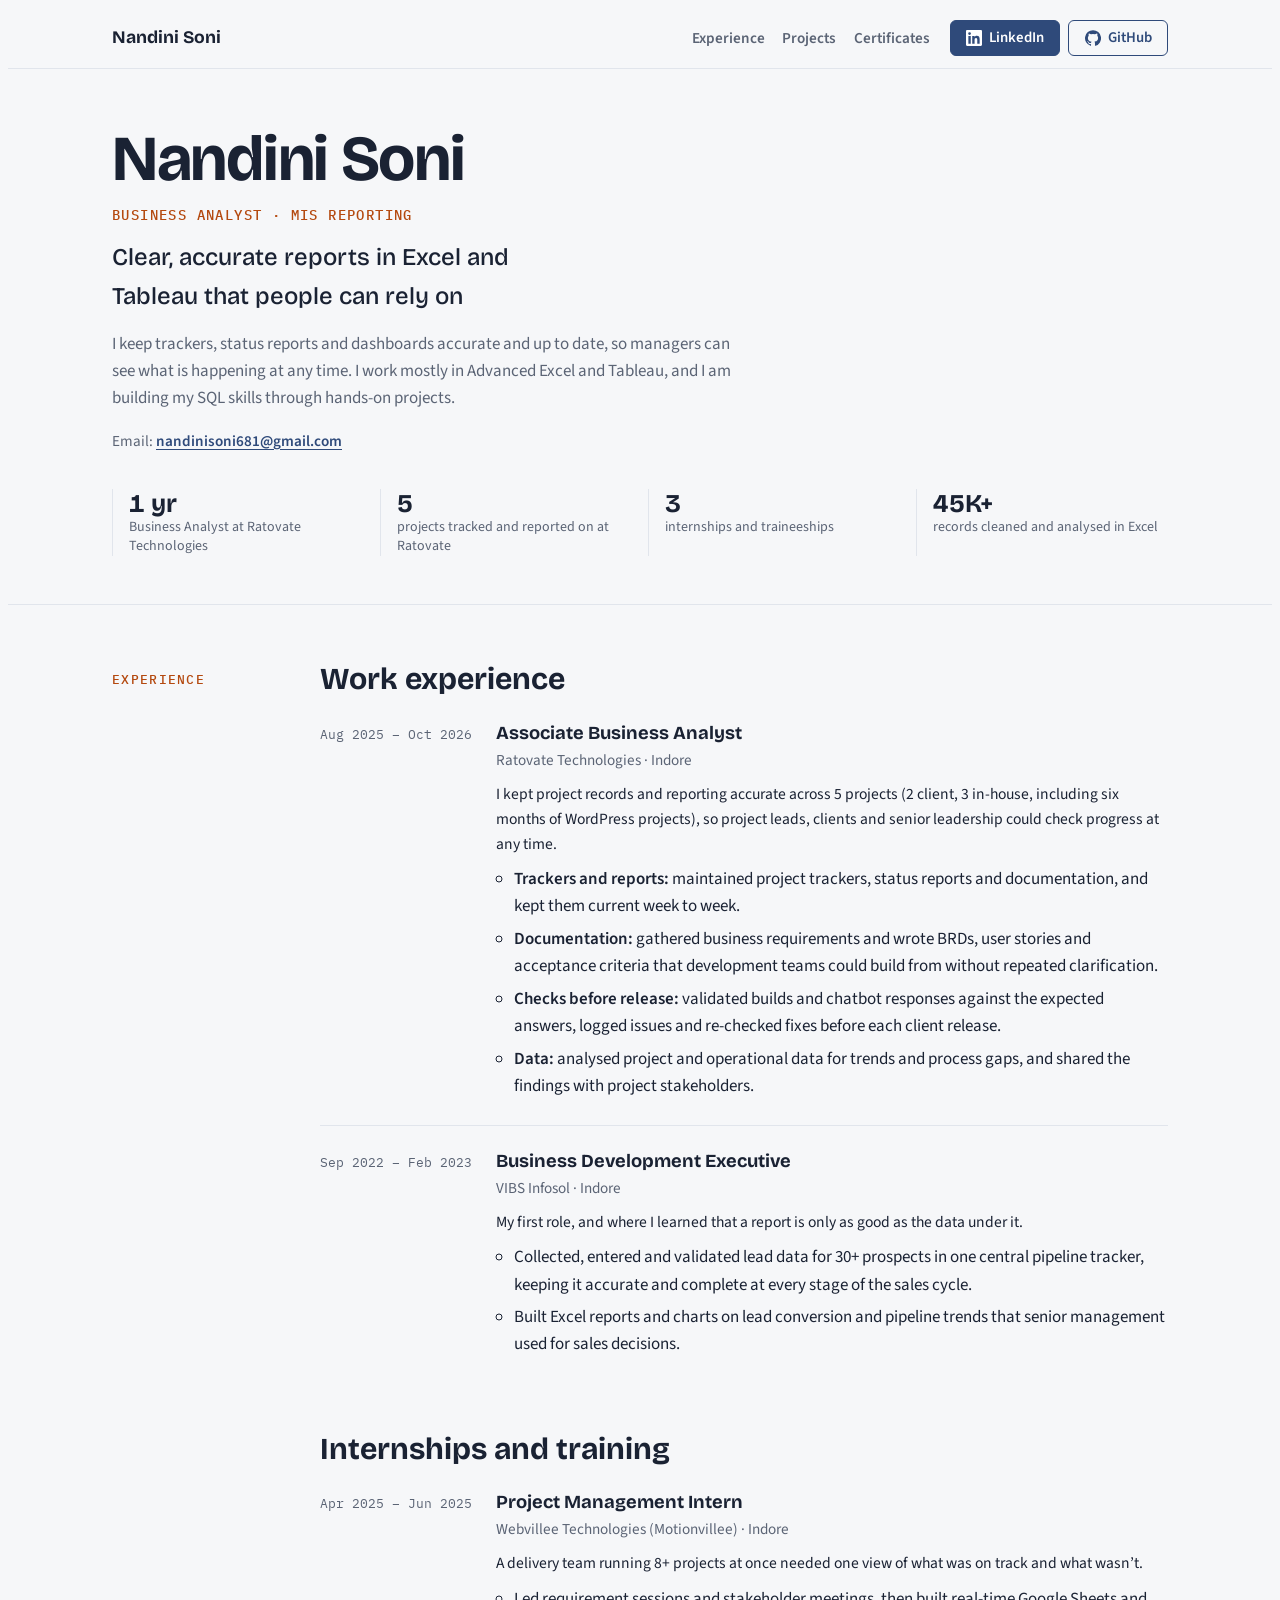
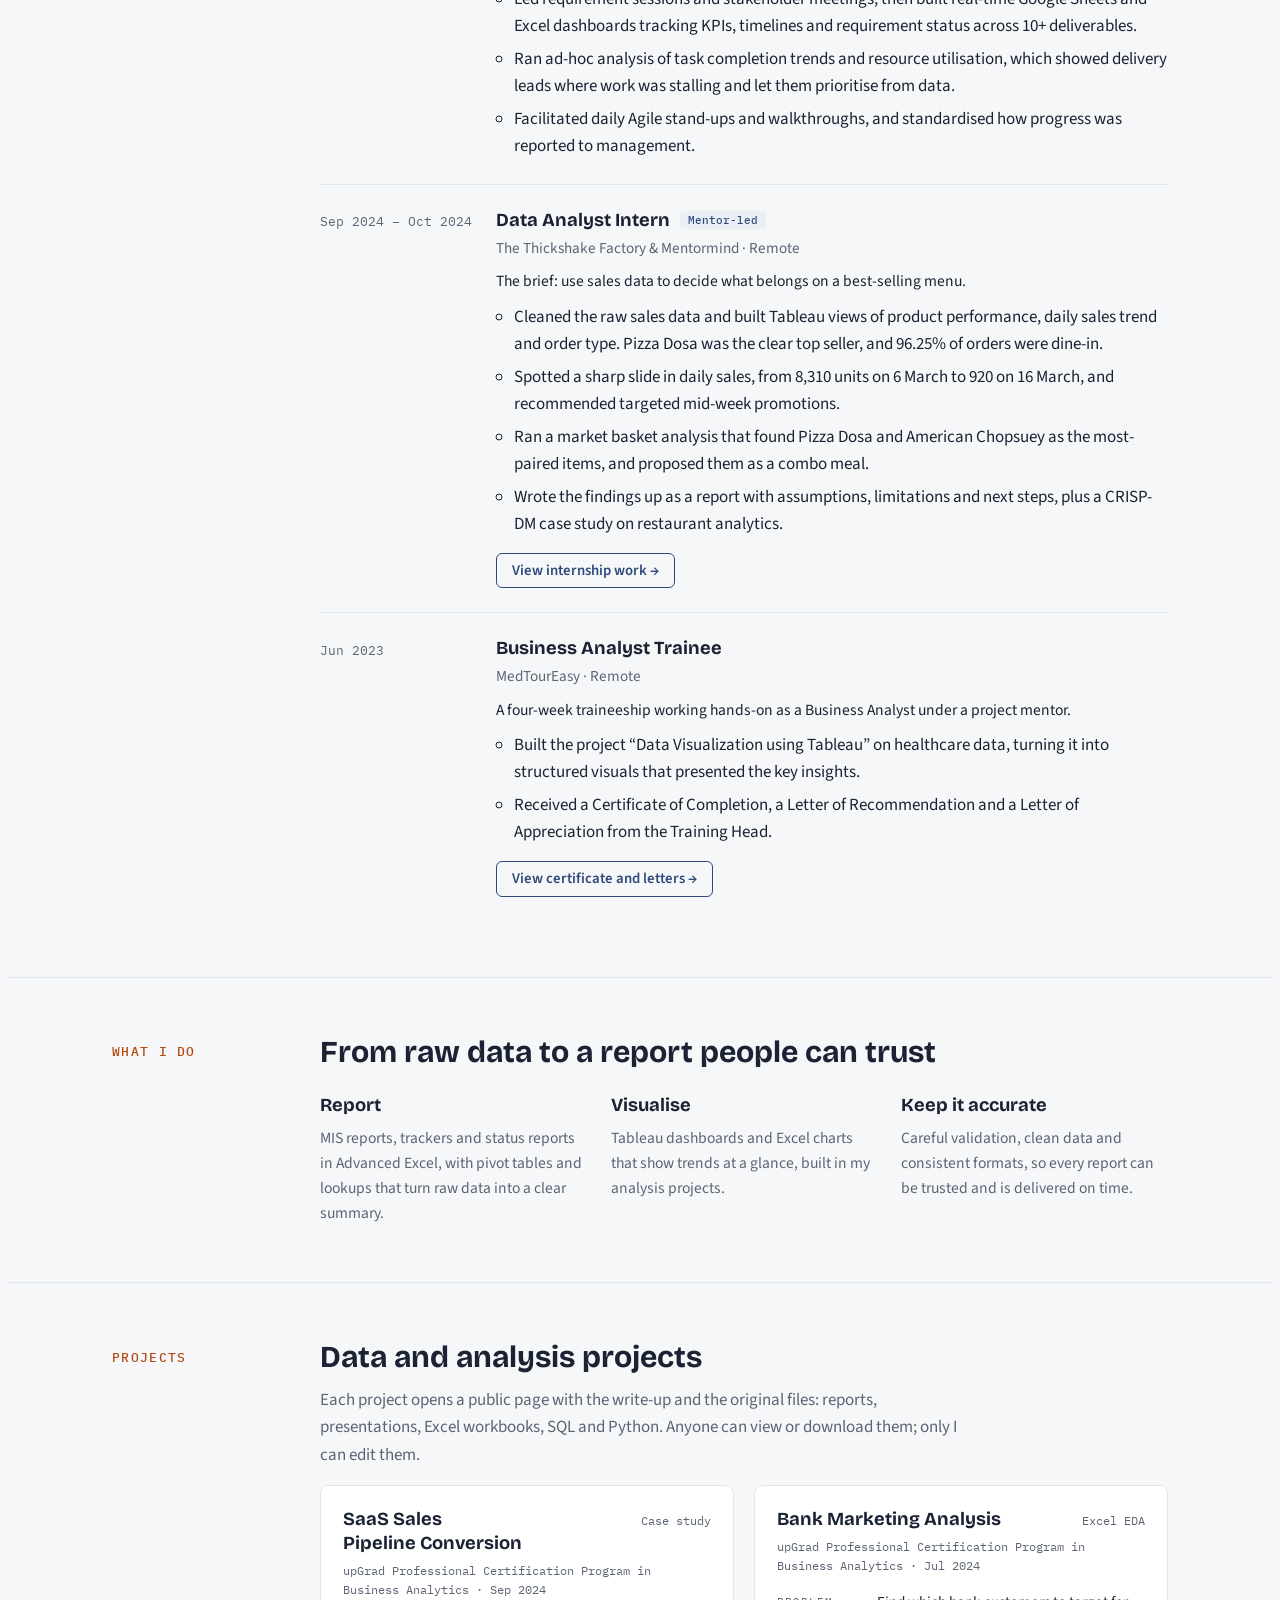
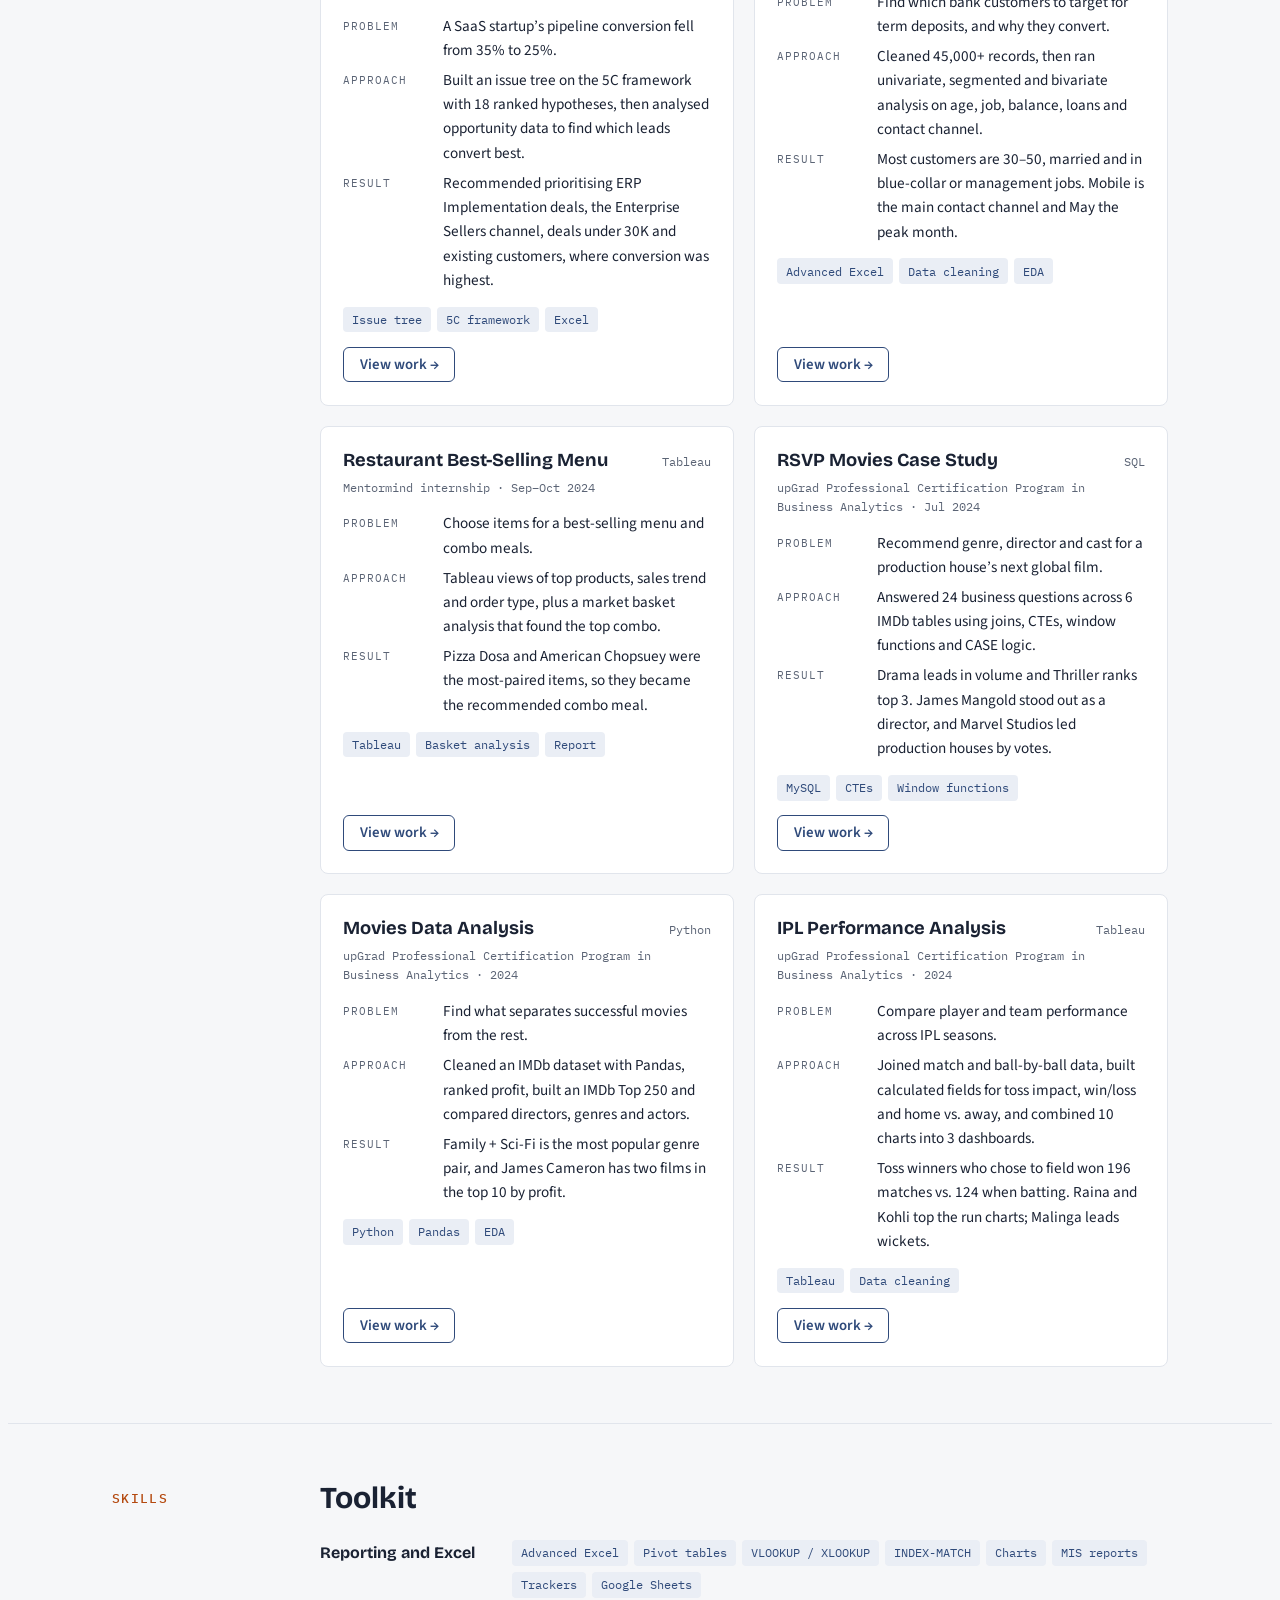
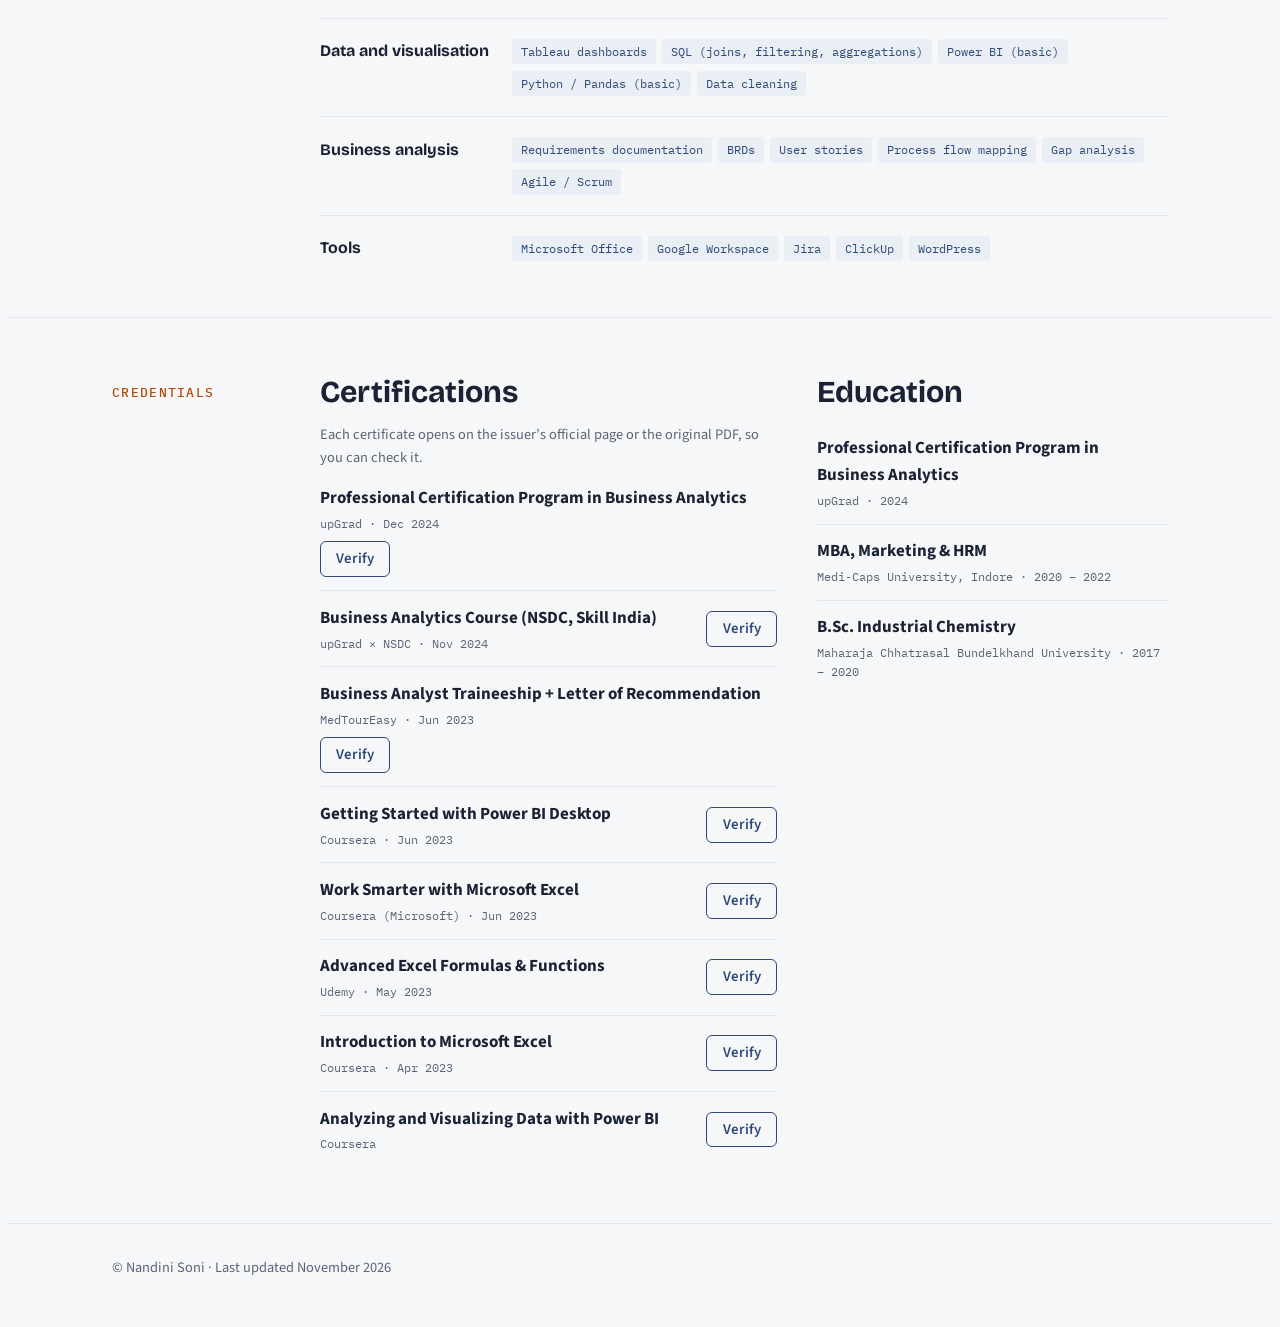
<file: index.html>
<!doctype html>
<html lang="en">
<head>
<meta charset="utf-8">
<meta name="viewport" content="width=device-width, initial-scale=1, viewport-fit=cover">
<title>Nandini Soni</title>
<meta name="description" content="Nandini Soni: Business Analyst focused on MIS reporting, Advanced Excel and Tableau dashboards. Based in Indore.">
<link rel="preconnect" href="https://fonts.googleapis.com">
<link rel="preconnect" href="https://fonts.gstatic.com" crossorigin>
<link rel="stylesheet" href="https://fonts.googleapis.com/css2?family=Bricolage+Grotesque:opsz,wght@12..96,500;12..96,700&family=Source+Sans+3:wght@400;600;700&family=IBM+Plex+Mono:wght@400;500&display=swap">
<style>
/* Layout: a calm project document. Slim top bar, plain hero, left-margin section labels, one card style for projects only. Single soft light theme by choice. */
:root {
  --bg: #f6f7f9;
  --surface: #ffffff;
  --ink: #1a2233;
  --muted: #5b6475;
  --line: #e1e5ec;
  --accent: #2f4a7a;
  --accent-ink: #ffffff;
  --accent-soft: #eaeef5;
  --label: #b4490f;
  --display: "Bricolage Grotesque", "Segoe UI", system-ui, sans-serif;
  --body: "Source Sans 3", "Segoe UI", system-ui, sans-serif;
  --mono: "IBM Plex Mono", ui-monospace, "SFMono-Regular", Consolas, monospace;
  color-scheme: light;
}
* { box-sizing: border-box; }
html { scroll-padding-top: 5rem; }
body {
  background: var(--bg); color: var(--ink);
  font-family: var(--body); font-size: 1.0625rem; line-height: 1.6;
}
body::before { content: ""; position: fixed; inset: 0 0 auto; height: env(safe-area-inset-top, 0px); z-index: 10; background: var(--bg); }
a { color: var(--accent); text-underline-offset: 3px; }
a:focus-visible { outline: 2px solid var(--accent); outline-offset: 3px; border-radius: 6px; }
.wrap {
  max-width: 68rem; margin: 0 auto;
  padding-left: max(16px, env(safe-area-inset-left, 0px));
  padding-right: max(16px, env(safe-area-inset-right, 0px));
}

/* Buttons: clear, quiet calls to action */
.btn {
  display: inline-flex; align-items: center; gap: 0.45rem; padding: 0.5rem 0.95rem;
  border: 1px solid var(--accent); border-radius: 6px; background: transparent;
  color: var(--accent); text-decoration: none; font: 600 0.925rem/1.2 var(--body); white-space: nowrap;
}
.btn:hover { background: var(--accent-soft); }
.btn.primary { background: var(--accent); color: var(--accent-ink); }
.btn.primary:hover { background: #253c65; }
.btn svg { width: 1rem; height: 1rem; fill: currentColor; flex: none; }

/* Top bar */
.topbar { position: sticky; top: env(safe-area-inset-top, 0px); z-index: 5; background: var(--bg); border-bottom: 1px solid var(--line); }
.topbar .wrap { display: flex; flex-wrap: wrap; align-items: center; justify-content: space-between; gap: 0.6rem 1.5rem; padding-block: 0.75rem; }
.brand { font-family: var(--display); font-weight: 700; font-size: 1.1rem; color: var(--ink); text-decoration: none; }
.nav { display: flex; flex-wrap: wrap; align-items: center; gap: 0.4rem 1.25rem; }
.nav .sections { display: flex; gap: 1.1rem; }
.nav .sections a { color: var(--muted); text-decoration: none; font-weight: 600; font-size: 0.95rem; }
.nav .sections a:hover { color: var(--accent); }
.nav .profiles { display: flex; gap: 0.5rem; }

/* Hero */
header { padding-block: 3.5rem 3rem; border-bottom: 1px solid var(--line); }
.status { font-size: 0.8125rem; color: var(--muted); margin: 0 0 1rem; }
.title { font-family: var(--mono); font-size: 0.875rem; font-weight: 500; color: var(--label); text-transform: uppercase; letter-spacing: 0.1em; margin: 0 0 0.75rem; }
h1 {
  font-family: var(--display); font-weight: 700; font-size: clamp(2.4rem, 6.5vw, 4rem);
  line-height: 1.05; letter-spacing: -0.02em; margin: 0 0 0.75rem; text-wrap: balance;
}
.role { font-family: var(--display); font-weight: 500; font-size: clamp(1.2rem, 2.7vw, 1.5rem); color: var(--ink); margin: 0; max-width: 40rem; text-wrap: balance; }
.lede { max-width: 40rem; margin: 1rem 0 0; color: var(--muted); }
.contact { margin: 1rem 0 0; color: var(--muted); font-size: 0.95rem; }
.contact a { color: var(--accent); font-weight: 600; text-decoration: underline; text-underline-offset: 3px; }
.stats { list-style: none; margin: 2.25rem 0 0; padding: 0; display: grid; grid-template-columns: repeat(4, minmax(0, 1fr)); gap: 1rem; }
.stats li { border-left: 1px solid var(--line); padding-left: 1rem; }
.stats strong { display: block; font-family: var(--display); font-weight: 700; font-size: 1.6rem; line-height: 1.15; font-variant-numeric: tabular-nums; }
.stats span { font-size: 0.875rem; color: var(--muted); line-height: 1.35; display: block; }

/* Sections */
section { padding-block: 3.5rem; border-bottom: 1px solid var(--line); }
.sec { display: grid; grid-template-columns: 11rem minmax(0, 1fr); gap: 2rem; }
.sec-id { font-family: var(--mono); font-size: 0.8125rem; font-weight: 500; color: var(--label); text-transform: uppercase; letter-spacing: 0.1em; padding-top: 0.55rem; }
h2 { font-family: var(--display); font-weight: 700; font-size: clamp(1.5rem, 3.2vw, 1.9rem); line-height: 1.2; margin: 0 0 1.5rem; text-wrap: balance; }
h3 { font-family: var(--display); font-weight: 700; font-size: 1.15rem; line-height: 1.3; margin: 0; text-wrap: balance; }
p { margin: 0 0 1rem; }
.intro { color: var(--muted); max-width: 40rem; margin-top: -0.75rem; }
.h2-gap { margin-top: 3rem; }

/* Experience: one consistent row style for every entry */
.timeline { list-style: none; margin: 0; padding: 0; }
.job { display: grid; grid-template-columns: 9.5rem minmax(0, 1fr); gap: 1.5rem; padding-block: 1.5rem; border-top: 1px solid var(--line); }
.job:first-child { border-top: 0; padding-top: 0; }
.when { font-family: var(--mono); font-size: 0.8125rem; color: var(--muted); padding-top: 0.2rem; font-variant-numeric: tabular-nums; }
.org { color: var(--muted); font-size: 0.95rem; margin: 0.15rem 0 0.6rem; }
.job ul { margin: 0; padding-left: 1.1rem; display: grid; gap: 0.35rem; }
.job .btn { margin-top: 0.9rem; }
.ctx { color: var(--ink); font-size: 0.975rem; margin: 0 0 0.6rem; max-width: 44rem; }
.job li strong { font-weight: 600; }
.tag { font-family: var(--mono); font-size: 0.6875rem; padding: 0.15rem 0.5rem; border-radius: 4px; background: var(--accent-soft); color: var(--accent); margin-left: 0.4rem; vertical-align: 0.2em; white-space: nowrap; font-weight: 500; }

/* Strengths */
.pillars { display: grid; grid-template-columns: repeat(3, minmax(0, 1fr)); gap: 1.5rem; }
.pillar h3 { margin-bottom: 0.5rem; }
.pillar p { color: var(--muted); font-size: 0.975rem; margin: 0; }

/* Projects */
.specs { display: grid; grid-template-columns: repeat(2, minmax(0, 1fr)); gap: 1.25rem; }
.spec {
  background: var(--surface); border: 1px solid var(--line); border-radius: 8px;
  padding: 1.4rem; display: flex; flex-direction: column; gap: 0.9rem; min-width: 0;
}
.spec-top { display: flex; justify-content: space-between; align-items: baseline; gap: 1rem; }
.src { font-family: var(--mono); font-size: 0.75rem; color: var(--muted); margin: -0.6rem 0 0; }
.spec-tag { font-family: var(--mono); font-size: 0.75rem; color: var(--muted); white-space: nowrap; }
.spec dl { margin: 0; display: grid; grid-template-columns: 5.5rem minmax(0, 1fr); gap: 0.35rem 0.75rem; font-size: 0.95rem; }
.spec dt { font-family: var(--mono); font-size: 0.6875rem; text-transform: uppercase; letter-spacing: 0.08em; color: var(--muted); padding-top: 0.25rem; }
.spec dd { margin: 0; }
.tools { display: flex; flex-wrap: wrap; gap: 0.4rem; }
.chip { font-family: var(--mono); font-size: 0.75rem; padding: 0.2rem 0.55rem; border-radius: 4px; background: var(--accent-soft); color: var(--accent); }
.spec .btn { margin-top: auto; align-self: flex-start; }

/* Skills */
.skills { display: grid; gap: 1.25rem; }
.skill-row { display: grid; grid-template-columns: 11rem minmax(0, 1fr); gap: 1rem; padding-bottom: 1.25rem; border-bottom: 1px solid var(--line); }
.skill-row:last-child { border-bottom: 0; padding-bottom: 0; }
.skill-row h3 { font-size: 1rem; padding-top: 0.15rem; }

/* Credentials */
.two { display: grid; grid-template-columns: minmax(0, 1.3fr) minmax(0, 1fr); gap: 2.5rem; }
.list { list-style: none; margin: 0; padding: 0; }
.list li { display: flex; flex-wrap: wrap; align-items: center; justify-content: space-between; gap: 0.5rem 1rem; padding-block: 0.85rem; border-top: 1px solid var(--line); }
.list li:first-child { border-top: 0; padding-top: 0; }
.list li > div { display: grid; gap: 0.1rem; min-width: 0; }
.caption-note { color: var(--muted); font-size: 0.9rem; margin: -0.75rem 0 1rem; }
.list .meta { font-family: var(--mono); font-size: 0.75rem; color: var(--muted); }

footer { padding-block: 2rem 2.5rem; color: var(--muted); font-size: 0.9rem; }

@media (max-width: 860px) {
  .two { grid-template-columns: minmax(0, 1fr); }
  .sec { grid-template-columns: minmax(0, 1fr); gap: 0.5rem; }
  .pillars, .specs { grid-template-columns: minmax(0, 1fr); }
  .stats { grid-template-columns: repeat(2, minmax(0, 1fr)); }
}
@media (max-width: 560px) {
  .nav .sections { display: none; }
  .job, .skill-row { grid-template-columns: minmax(0, 1fr); gap: 0.4rem; }
  .spec dl { grid-template-columns: minmax(0, 1fr); }
  .spec dt { padding-top: 0.5rem; }
}
@media (prefers-reduced-motion: no-preference) {
  html { scroll-behavior: smooth; }
  .btn { transition: background-color .15s; }
}
</style>
</head>
<body>

<div class="topbar">
  <div class="wrap">
    <a class="brand" href="#top">Nandini Soni</a>
    <nav class="nav" aria-label="Main">
      <div class="sections">
        <a href="#experience">Experience</a>
        <a href="#projects">Projects</a>
        <a href="#credentials">Certificates</a>
      </div>
      <div class="profiles">
        <a class="btn primary" href="https://www.linkedin.com/in/soni-nandini" target="_blank" rel="noopener"><svg viewBox="0 0 24 24" aria-hidden="true"><path d="M20.45 20.45h-3.56v-5.57c0-1.33-.02-3.04-1.85-3.04-1.85 0-2.14 1.45-2.14 2.94v5.67H9.35V9h3.41v1.56h.05c.48-.9 1.64-1.85 3.37-1.850 3.6 0 4.27 2.37 4.27 5.46v6.28zM5.34 7.43a2.06 2.06 0 1 1 0-4.13 2.06 2.06 0 0 1 0 4.13zM7.12 20.450H3.56V9h3.56v11.45zM22.22 0H1.77C.79 0 0 .77 0 1.73v20.54C0 23.23.79 24 1.77 24h20.45c.98 0 1.78-.77 1.78-1.73V1.73C24 .77 23.2 0 22.22 0z"/></svg>LinkedIn</a>
        <a class="btn" href="https://github.com/nandinisoni683" target="_blank" rel="noopener"><svg viewBox="0 0 24 24" aria-hidden="true"><path d="M12 .3a12 12 0 0 0-3.8 23.38c.6.12.83-.26.83-.57v-2c-3.34.73-4.04-1.61-4.04-1.61-.55-1.39-1.34-1.76-1.34-1.76-1.080-.74.09-.73.09-.73 1.2.09 1.83 1.24 1.83 1.24 1.07 1.83 2.81 1.3 3.5 1 .1-.78.42-1.31.76-1.61-2.67-.3-5.47-1.33-5.47-5.93 0-1.31.47-2.38 1.24-3.22-.14-.3-.54-1.52.1-3.18 0 0 1-.32 3.3 1.23a11.5 11.5 0 0 1 6 0c2.28-1.55 3.29-1.23 3.29-1.23.64 1.66.24 2.88.12 3.18a4.65 4.65 0 0 1 1.23 3.22c0 4.61-2.8 5.63-5.48 5.92.42.36.81 1.1.81 2.22v3.29c0 .32.21.7.82.58A12 12 0 0 0 12 .3"/></svg>GitHub</a>
      </div>
    </nav>
  </div>
</div>

<header id="top">
  <div class="wrap">
    <h1>Nandini Soni</h1>
    <p class="title">Business Analyst · MIS Reporting</p>
    <p class="role">Clear, accurate reports in Excel and Tableau that people can rely on</p>
    <p class="lede">I keep trackers, status reports and dashboards accurate and up to date, so managers can see what is happening at any time. I work mostly in Advanced Excel and Tableau, and I am building my SQL skills through hands-on projects.</p>
    <p class="contact">Email: <a href="mailto:nandinisoni681@gmail.com">nandinisoni681@gmail.com</a></p>
    <ul class="stats" aria-label="At a glance">
      <li><strong>1 yr</strong><span>Business Analyst at Ratovate Technologies</span></li>
      <li><strong>5</strong><span>projects tracked and reported on at Ratovate</span></li>
      <li><strong>3</strong><span>internships and traineeships</span></li>
      <li><strong>45K+</strong><span>records cleaned and analysed in Excel</span></li>
    </ul>
  </div>
</header>

<main>
  <section id="experience">
    <div class="wrap sec">
      <div class="sec-id">Experience</div>
      <div>
        <h2>Work experience</h2>
        <ol class="timeline">
          <li class="job">
            <div class="when">Aug 2025 – Oct 2026</div>
            <div>
              <h3>Associate Business Analyst</h3>
              <p class="org">Ratovate Technologies · Indore</p>
              <p class="ctx">I kept project records and reporting accurate across 5 projects (2 client, 3 in-house, including six months of WordPress projects), so project leads, clients and senior leadership could check progress at any time.</p>
              <ul>
                <li><strong>Trackers and reports:</strong> maintained project trackers, status reports and documentation, and kept them current week to week.</li>
                <li><strong>Documentation:</strong> gathered business requirements and wrote BRDs, user stories and acceptance criteria that development teams could build from without repeated clarification.</li>
                <li><strong>Checks before release:</strong> validated builds and chatbot responses against the expected answers, logged issues and re-checked fixes before each client release.</li>
                <li><strong>Data:</strong> analysed project and operational data for trends and process gaps, and shared the findings with project stakeholders.</li>
              </ul>
            </div>
          </li>
          <li class="job">
            <div class="when">Sep 2022 – Feb 2023</div>
            <div>
              <h3>Business Development Executive</h3>
              <p class="org">VIBS Infosol · Indore</p>
              <p class="ctx">My first role, and where I learned that a report is only as good as the data under it.</p>
              <ul>
                <li>Collected, entered and validated lead data for 30+ prospects in one central pipeline tracker, keeping it accurate and complete at every stage of the sales cycle.</li>
                <li>Built Excel reports and charts on lead conversion and pipeline trends that senior management used for sales decisions.</li>
              </ul>
            </div>
          </li>
        </ol>

        <h2 class="h2-gap">Internships and training</h2>
        <ol class="timeline">
          <li class="job">
            <div class="when">Apr 2025 – Jun 2025</div>
            <div>
              <h3>Project Management Intern</h3>
              <p class="org">Webvillee Technologies (Motionvillee) · Indore</p>
              <p class="ctx">A delivery team running 8+ projects at once needed one view of what was on track and what wasn&#8217;t.</p>
              <ul>
                <li>Led requirement sessions and stakeholder meetings, then built real-time Google Sheets and Excel dashboards tracking KPIs, timelines and requirement status across 10+ deliverables.</li>
                <li>Ran ad-hoc analysis of task completion trends and resource utilisation, which showed delivery leads where work was stalling and let them prioritise from data.</li>
                <li>Facilitated daily Agile stand-ups and walkthroughs, and standardised how progress was reported to management.</li>
              </ul>
            </div>
          </li>
          <li class="job">
            <div class="when">Sep 2024 – Oct 2024</div>
            <div>
              <h3>Data Analyst Intern <span class="tag">Mentor-led</span></h3>
              <p class="org">The Thickshake Factory &amp; Mentormind · Remote</p>
              <p class="ctx">The brief: use sales data to decide what belongs on a best-selling menu.</p>
              <ul>
                <li>Cleaned the raw sales data and built Tableau views of product performance, daily sales trend and order type. Pizza Dosa was the clear top seller, and 96.25% of orders were dine-in.</li>
                <li>Spotted a sharp slide in daily sales, from 8,310 units on 6 March to 920 on 16 March, and recommended targeted mid-week promotions.</li>
                <li>Ran a market basket analysis that found Pizza Dosa and American Chopsuey as the most-paired items, and proposed them as a combo meal.</li>
                <li>Wrote the findings up as a report with assumptions, limitations and next steps, plus a CRISP-DM case study on restaurant analytics.</li>
              </ul>
              <a class="btn" href="projects/03-restaurant-best-selling-menu/index.html">View internship work →</a>
            </div>
          </li>
          <li class="job">
            <div class="when">Jun 2023</div>
            <div>
              <h3>Business Analyst Trainee</h3>
              <p class="org">MedTourEasy · Remote</p>
              <p class="ctx">A four-week traineeship working hands-on as a Business Analyst under a project mentor.</p>
              <ul>
                <li>Built the project &#8220;Data Visualization using Tableau&#8221; on healthcare data, turning it into structured visuals that presented the key insights.</li>
                <li>Received a Certificate of Completion, a Letter of Recommendation and a Letter of Appreciation from the Training Head.</li>
              </ul>
              <a class="btn" href="https://github.com/nandinisoni683/nandini-soni-portfolio/blob/main/certificates/medtoureasy-traineeship.pdf" target="_blank" rel="noopener">View certificate and letters →</a>
            </div>
          </li>
        </ol>
      </div>
    </div>
  </section>

  <section>
    <div class="wrap sec">
      <div class="sec-id">What I do</div>
      <div>
        <h2>From raw data to a report people can trust</h2>
        <div class="pillars">
          <div class="pillar">
            <h3>Report</h3>
            <p>MIS reports, trackers and status reports in Advanced Excel, with pivot tables and lookups that turn raw data into a clear summary.</p>
          </div>
          <div class="pillar">
            <h3>Visualise</h3>
            <p>Tableau dashboards and Excel charts that show trends at a glance, built in my analysis projects.</p>
          </div>
          <div class="pillar">
            <h3>Keep it accurate</h3>
            <p>Careful validation, clean data and consistent formats, so every report can be trusted and is delivered on time.</p>
          </div>
        </div>
      </div>
    </div>
  </section>

  <section id="projects">
    <div class="wrap sec">
      <div class="sec-id">Projects</div>
      <div>
        <h2>Data and analysis projects</h2>
        <p class="intro">Each project opens a public page with the write-up and the original files: reports, presentations, Excel workbooks, SQL and Python. Anyone can view or download them; only I can edit them.</p>
        <div class="specs">
          <article class="spec">
            <div class="spec-top"><h3>SaaS Sales Pipeline Conversion</h3><span class="spec-tag">Case study</span></div>
            <p class="src">upGrad Professional Certification Program in Business Analytics · Sep 2024</p>
            <dl>
              <dt>Problem</dt><dd>A SaaS startup&#8217;s pipeline conversion fell from 35% to 25%.</dd>
              <dt>Approach</dt><dd>Built an issue tree on the 5C framework with 18 ranked hypotheses, then analysed opportunity data to find which leads convert best.</dd>
              <dt>Result</dt><dd>Recommended prioritising ERP Implementation deals, the Enterprise Sellers channel, deals under 30K and existing customers, where conversion was highest.</dd>
            </dl>
            <div class="tools"><span class="chip">Issue tree</span><span class="chip">5C framework</span><span class="chip">Excel</span></div>
            <a class="btn" href="projects/01-saas-sales-pipeline-conversion/index.html">View work →</a>
          </article>
          <article class="spec">
            <div class="spec-top"><h3>Bank Marketing Analysis</h3><span class="spec-tag">Excel EDA</span></div>
            <p class="src">upGrad Professional Certification Program in Business Analytics · Jul 2024</p>
            <dl>
              <dt>Problem</dt><dd>Find which bank customers to target for term deposits, and why they convert.</dd>
              <dt>Approach</dt><dd>Cleaned 45,000+ records, then ran univariate, segmented and bivariate analysis on age, job, balance, loans and contact channel.</dd>
              <dt>Result</dt><dd>Most customers are 30–50, married and in blue-collar or management jobs. Mobile is the main contact channel and May the peak month.</dd>
            </dl>
            <div class="tools"><span class="chip">Advanced Excel</span><span class="chip">Data cleaning</span><span class="chip">EDA</span></div>
            <a class="btn" href="projects/02-bank-marketing-eda/index.html">View work →</a>
          </article>
          <article class="spec">
            <div class="spec-top"><h3>Restaurant Best-Selling Menu</h3><span class="spec-tag">Tableau</span></div>
            <p class="src">Mentormind internship · Sep–Oct 2024</p>
            <dl>
              <dt>Problem</dt><dd>Choose items for a best-selling menu and combo meals.</dd>
              <dt>Approach</dt><dd>Tableau views of top products, sales trend and order type, plus a market basket analysis that found the top combo.</dd>
              <dt>Result</dt><dd>Pizza Dosa and American Chopsuey were the most-paired items, so they became the recommended combo meal.</dd>
            </dl>
            <div class="tools"><span class="chip">Tableau</span><span class="chip">Basket analysis</span><span class="chip">Report</span></div>
            <a class="btn" href="projects/03-restaurant-best-selling-menu/index.html">View work →</a>
          </article>
          <article class="spec">
            <div class="spec-top"><h3>RSVP Movies Case Study</h3><span class="spec-tag">SQL</span></div>
            <p class="src">upGrad Professional Certification Program in Business Analytics · Jul 2024</p>
            <dl>
              <dt>Problem</dt><dd>Recommend genre, director and cast for a production house&#8217;s next global film.</dd>
              <dt>Approach</dt><dd>Answered 24 business questions across 6 IMDb tables using joins, CTEs, window functions and CASE logic.</dd>
              <dt>Result</dt><dd>Drama leads in volume and Thriller ranks top 3. James Mangold stood out as a director, and Marvel Studios led production houses by votes.</dd>
            </dl>
            <div class="tools"><span class="chip">MySQL</span><span class="chip">CTEs</span><span class="chip">Window functions</span></div>
            <a class="btn" href="projects/04-sql-rsvp-imdb-movies/index.html">View work →</a>
          </article>
          <article class="spec">
            <div class="spec-top"><h3>Movies Data Analysis</h3><span class="spec-tag">Python</span></div>
            <p class="src">upGrad Professional Certification Program in Business Analytics · 2024</p>
            <dl>
              <dt>Problem</dt><dd>Find what separates successful movies from the rest.</dd>
              <dt>Approach</dt><dd>Cleaned an IMDb dataset with Pandas, ranked profit, built an IMDb Top 250 and compared directors, genres and actors.</dd>
              <dt>Result</dt><dd>Family + Sci-Fi is the most popular genre pair, and James Cameron has two films in the top 10 by profit.</dd>
            </dl>
            <div class="tools"><span class="chip">Python</span><span class="chip">Pandas</span><span class="chip">EDA</span></div>
            <a class="btn" href="projects/05-python-movies-eda/index.html">View work →</a>
          </article>
          <article class="spec">
            <div class="spec-top"><h3>IPL Performance Analysis</h3><span class="spec-tag">Tableau</span></div>
            <p class="src">upGrad Professional Certification Program in Business Analytics · 2024</p>
            <dl>
              <dt>Problem</dt><dd>Compare player and team performance across IPL seasons.</dd>
              <dt>Approach</dt><dd>Joined match and ball-by-ball data, built calculated fields for toss impact, win/loss and home vs. away, and combined 10 charts into 3 dashboards.</dd>
              <dt>Result</dt><dd>Toss winners who chose to field won 196 matches vs. 124 when batting. Raina and Kohli top the run charts; Malinga leads wickets.</dd>
            </dl>
            <div class="tools"><span class="chip">Tableau</span><span class="chip">Data cleaning</span></div>
            <a class="btn" href="projects/06-ipl-tableau-dashboard/index.html">View work →</a>
          </article>
        </div>
      </div>
    </div>
  </section>

  <section>
    <div class="wrap sec">
      <div class="sec-id">Skills</div>
      <div>
        <h2>Toolkit</h2>
        <div class="skills">
          <div class="skill-row"><h3>Reporting and Excel</h3><div class="tools"><span class="chip">Advanced Excel</span><span class="chip">Pivot tables</span><span class="chip">VLOOKUP / XLOOKUP</span><span class="chip">INDEX-MATCH</span><span class="chip">Charts</span><span class="chip">MIS reports</span><span class="chip">Trackers</span><span class="chip">Google Sheets</span></div></div>
          <div class="skill-row"><h3>Data and visualisation</h3><div class="tools"><span class="chip">Tableau dashboards</span><span class="chip">SQL (joins, filtering, aggregations)</span><span class="chip">Power BI (basic)</span><span class="chip">Python / Pandas (basic)</span><span class="chip">Data cleaning</span></div></div>
          <div class="skill-row"><h3>Business analysis</h3><div class="tools"><span class="chip">Requirements documentation</span><span class="chip">BRDs</span><span class="chip">User stories</span><span class="chip">Process flow mapping</span><span class="chip">Gap analysis</span><span class="chip">Agile / Scrum</span></div></div>
          <div class="skill-row"><h3>Tools</h3><div class="tools"><span class="chip">Microsoft Office</span><span class="chip">Google Workspace</span><span class="chip">Jira</span><span class="chip">ClickUp</span><span class="chip">WordPress</span></div></div>
        </div>
      </div>
    </div>
  </section>

  <section id="credentials">
    <div class="wrap sec">
      <div class="sec-id">Credentials</div>
      <div class="two">
        <div>
          <h2>Certifications</h2>
          <p class="caption-note">Each certificate opens on the issuer&#8217;s official page or the original PDF, so you can check it.</p>
          <ul class="list">
            <li><div><strong>Professional Certification Program in Business Analytics</strong><span class="meta">upGrad · Dec 2024</span></div><a class="btn" href="https://upgradcampus.certificate.givemycertificate.com/c/4a341fc0-b557-46aa-857e-411c04adfc50" target="_blank" rel="noopener">Verify</a></li>
            <li><div><strong>Business Analytics Course (NSDC, Skill India)</strong><span class="meta">upGrad × NSDC · Nov 2024</span></div><a class="btn" href="https://github.com/nandinisoni683/nandini-soni-portfolio/blob/main/certificates/upgrad-business-analyst-nsdc.pdf" target="_blank" rel="noopener">Verify</a></li>
            <li><div><strong>Business Analyst Traineeship + Letter of Recommendation</strong><span class="meta">MedTourEasy · Jun 2023</span></div><a class="btn" href="https://github.com/nandinisoni683/nandini-soni-portfolio/blob/main/certificates/medtoureasy-traineeship.pdf" target="_blank" rel="noopener">Verify</a></li>
            <li><div><strong>Getting Started with Power BI Desktop</strong><span class="meta">Coursera · Jun 2023</span></div><a class="btn" href="https://coursera.org/verify/BYRU4TRDWRMB" target="_blank" rel="noopener">Verify</a></li>
            <li><div><strong>Work Smarter with Microsoft Excel</strong><span class="meta">Coursera (Microsoft) · Jun 2023</span></div><a class="btn" href="https://coursera.org/share/f81e0de8160487f96093af5398e3a46c" target="_blank" rel="noopener">Verify</a></li>
            <li><div><strong>Advanced Excel Formulas &amp; Functions</strong><span class="meta">Udemy · May 2023</span></div><a class="btn" href="https://www.udemy.com/certificate/UC-22b1576b-96bb-4570-b7d3-6b96eca0eabb/" target="_blank" rel="noopener">Verify</a></li>
            <li><div><strong>Introduction to Microsoft Excel</strong><span class="meta">Coursera · Apr 2023</span></div><a class="btn" href="https://www.coursera.org/account/accomplishments/verify/T64ZFL2R2M26" target="_blank" rel="noopener">Verify</a></li>
            <li><div><strong>Analyzing and Visualizing Data with Power BI</strong><span class="meta">Coursera</span></div><a class="btn" href="https://coursera.org/share/12ec8b62756b53db7acde5881054dbb1" target="_blank" rel="noopener">Verify</a></li>
          </ul>
        </div>
        <div>
          <h2>Education</h2>
          <ul class="list">
            <li><div><strong>Professional Certification Program in Business Analytics</strong><span class="meta">upGrad · 2024</span></div></li>
            <li><div><strong>MBA, Marketing &amp; HRM</strong><span class="meta">Medi-Caps University, Indore · 2020 – 2022</span></div></li>
            <li><div><strong>B.Sc. Industrial Chemistry</strong><span class="meta">Maharaja Chhatrasal Bundelkhand University · 2017 – 2020</span></div></li>
          </ul>
        </div>
      </div>
    </div>
  </section>
</main>

<footer>
  <div class="wrap">© Nandini Soni · Last updated November 2026</div>
</footer>
</body>
</html>
</file>
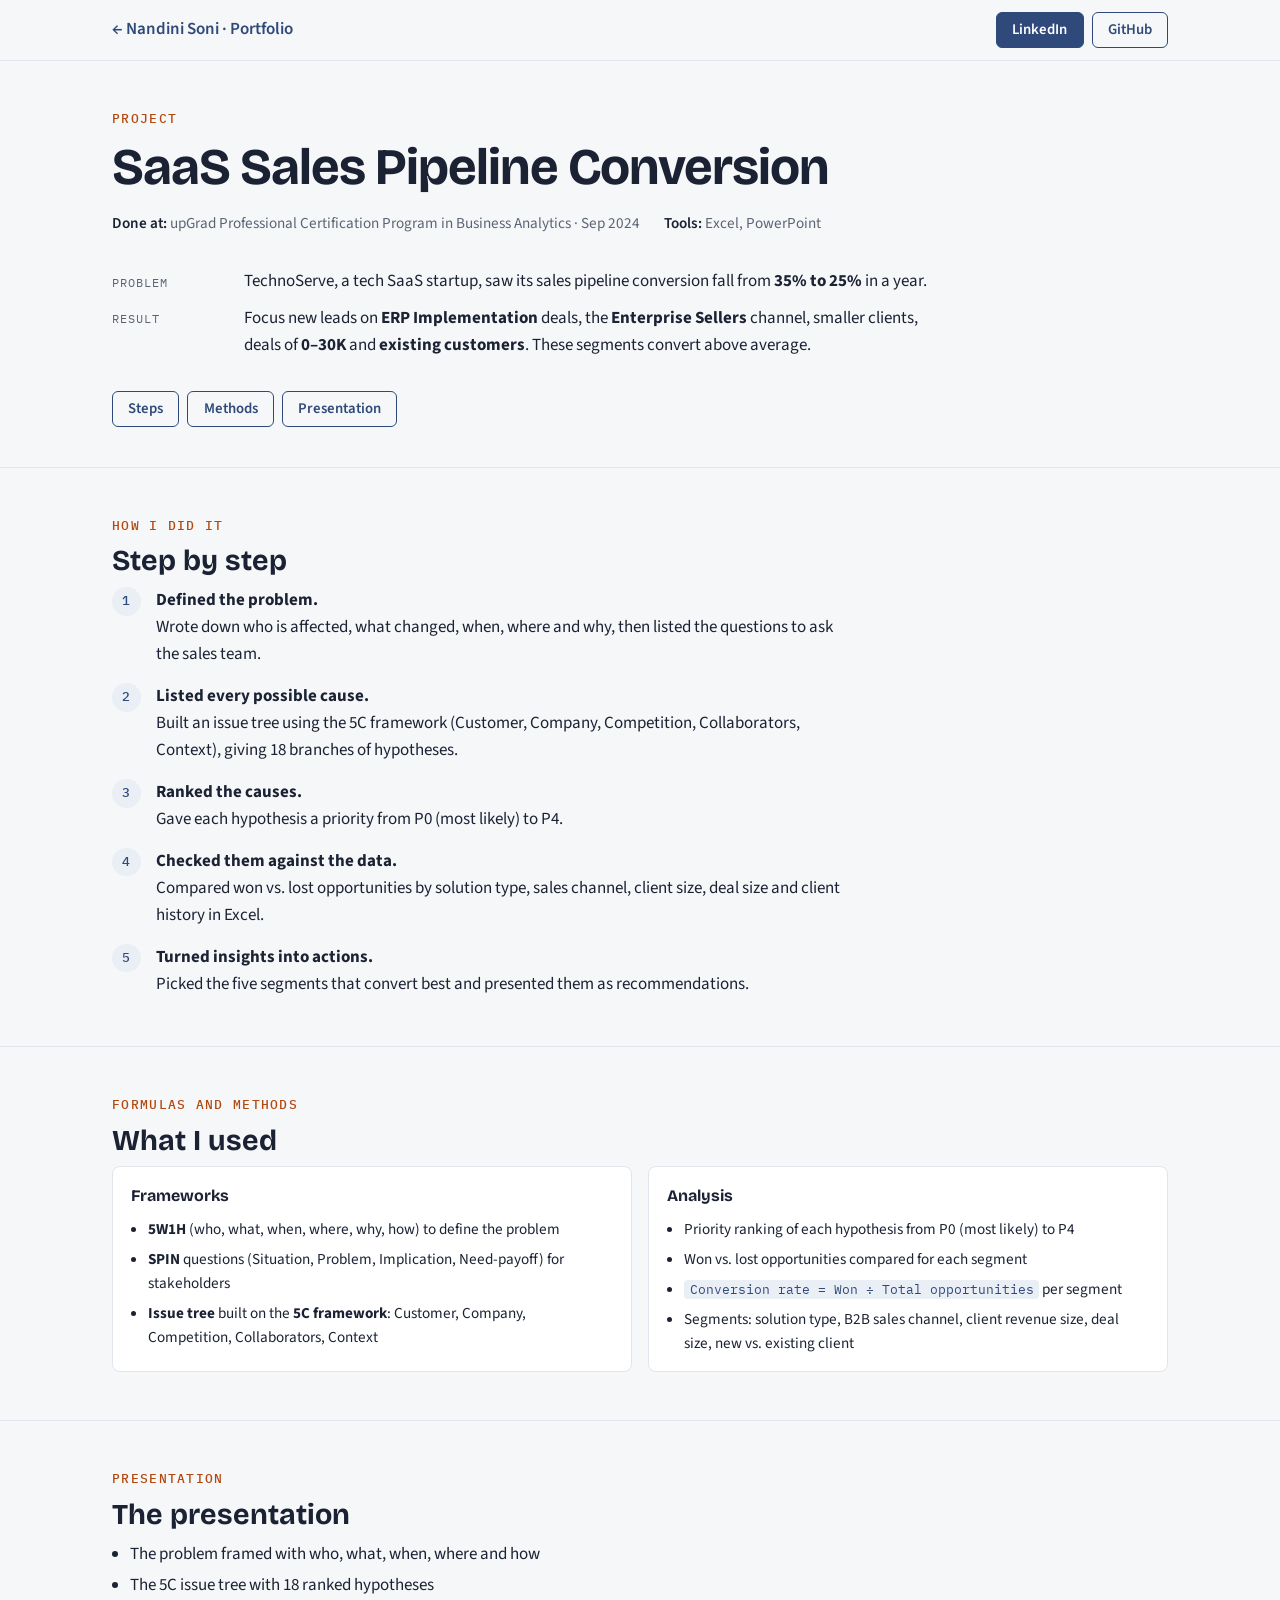
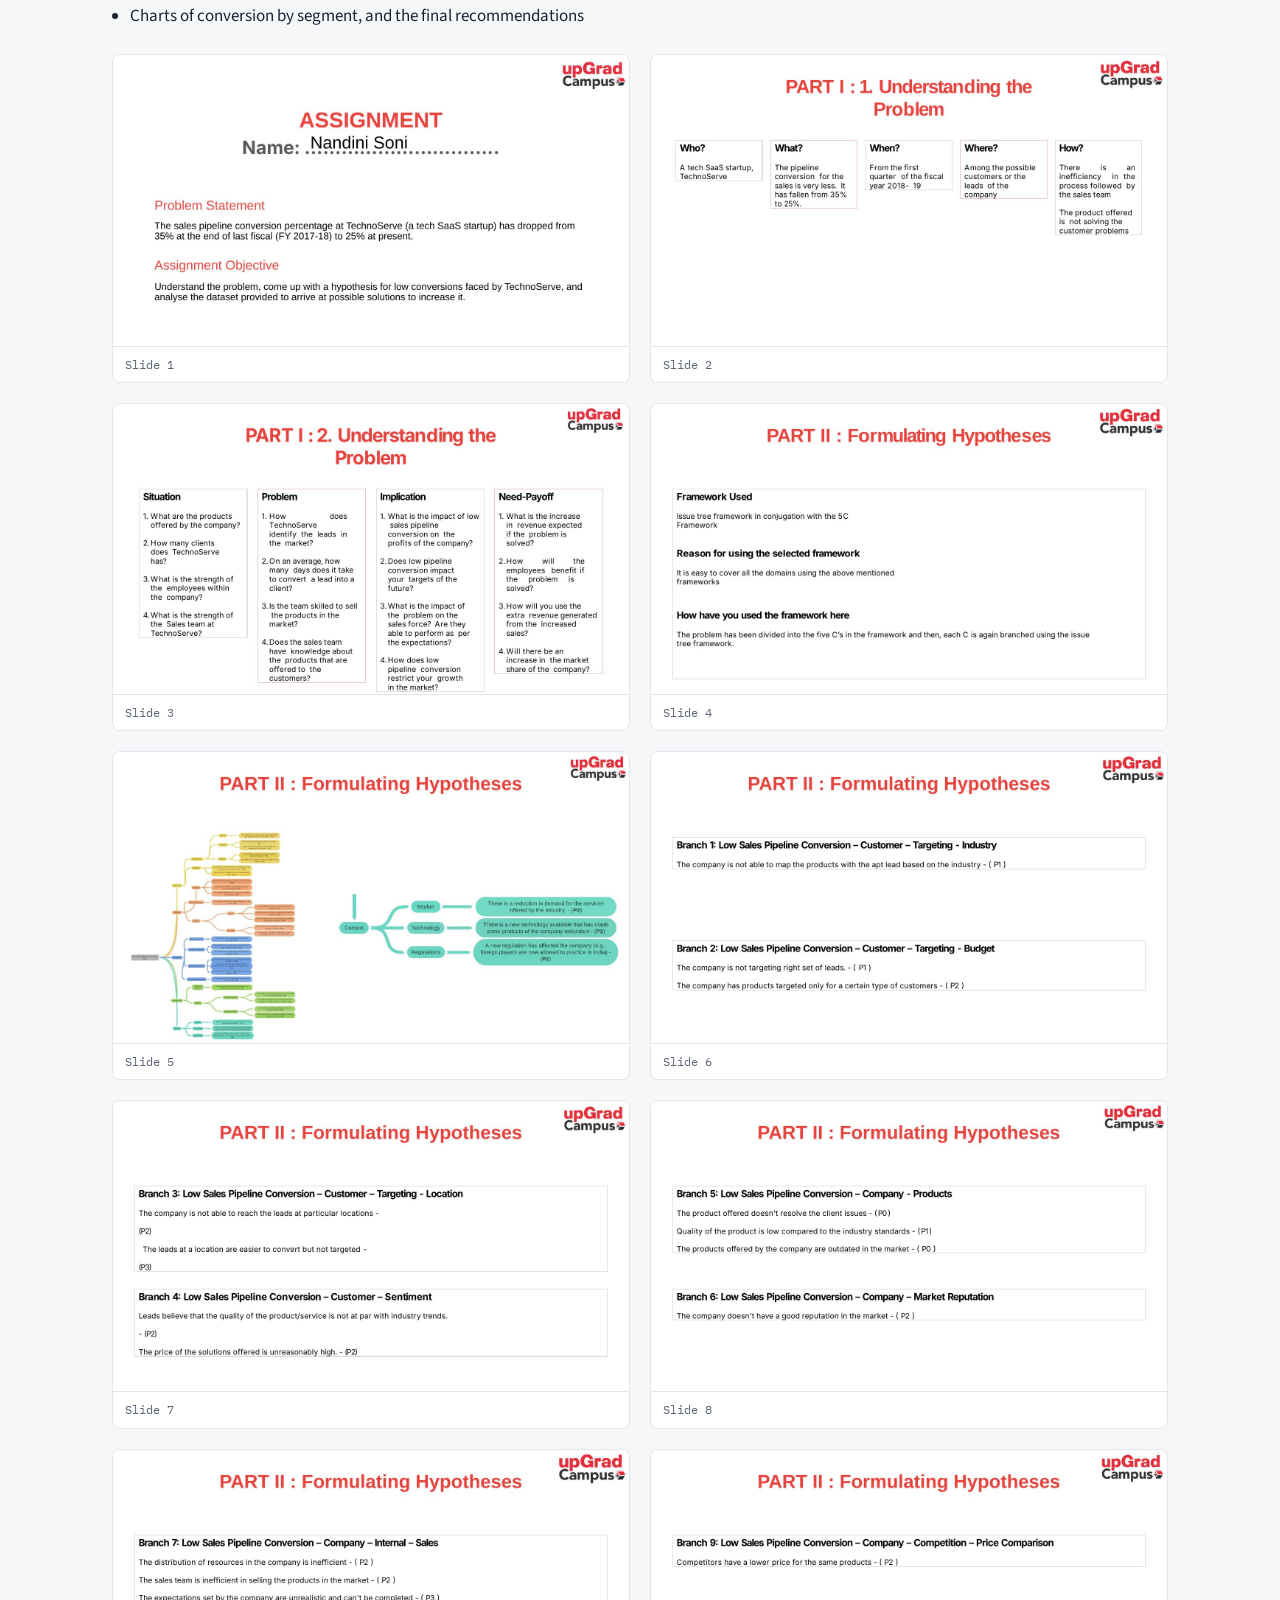
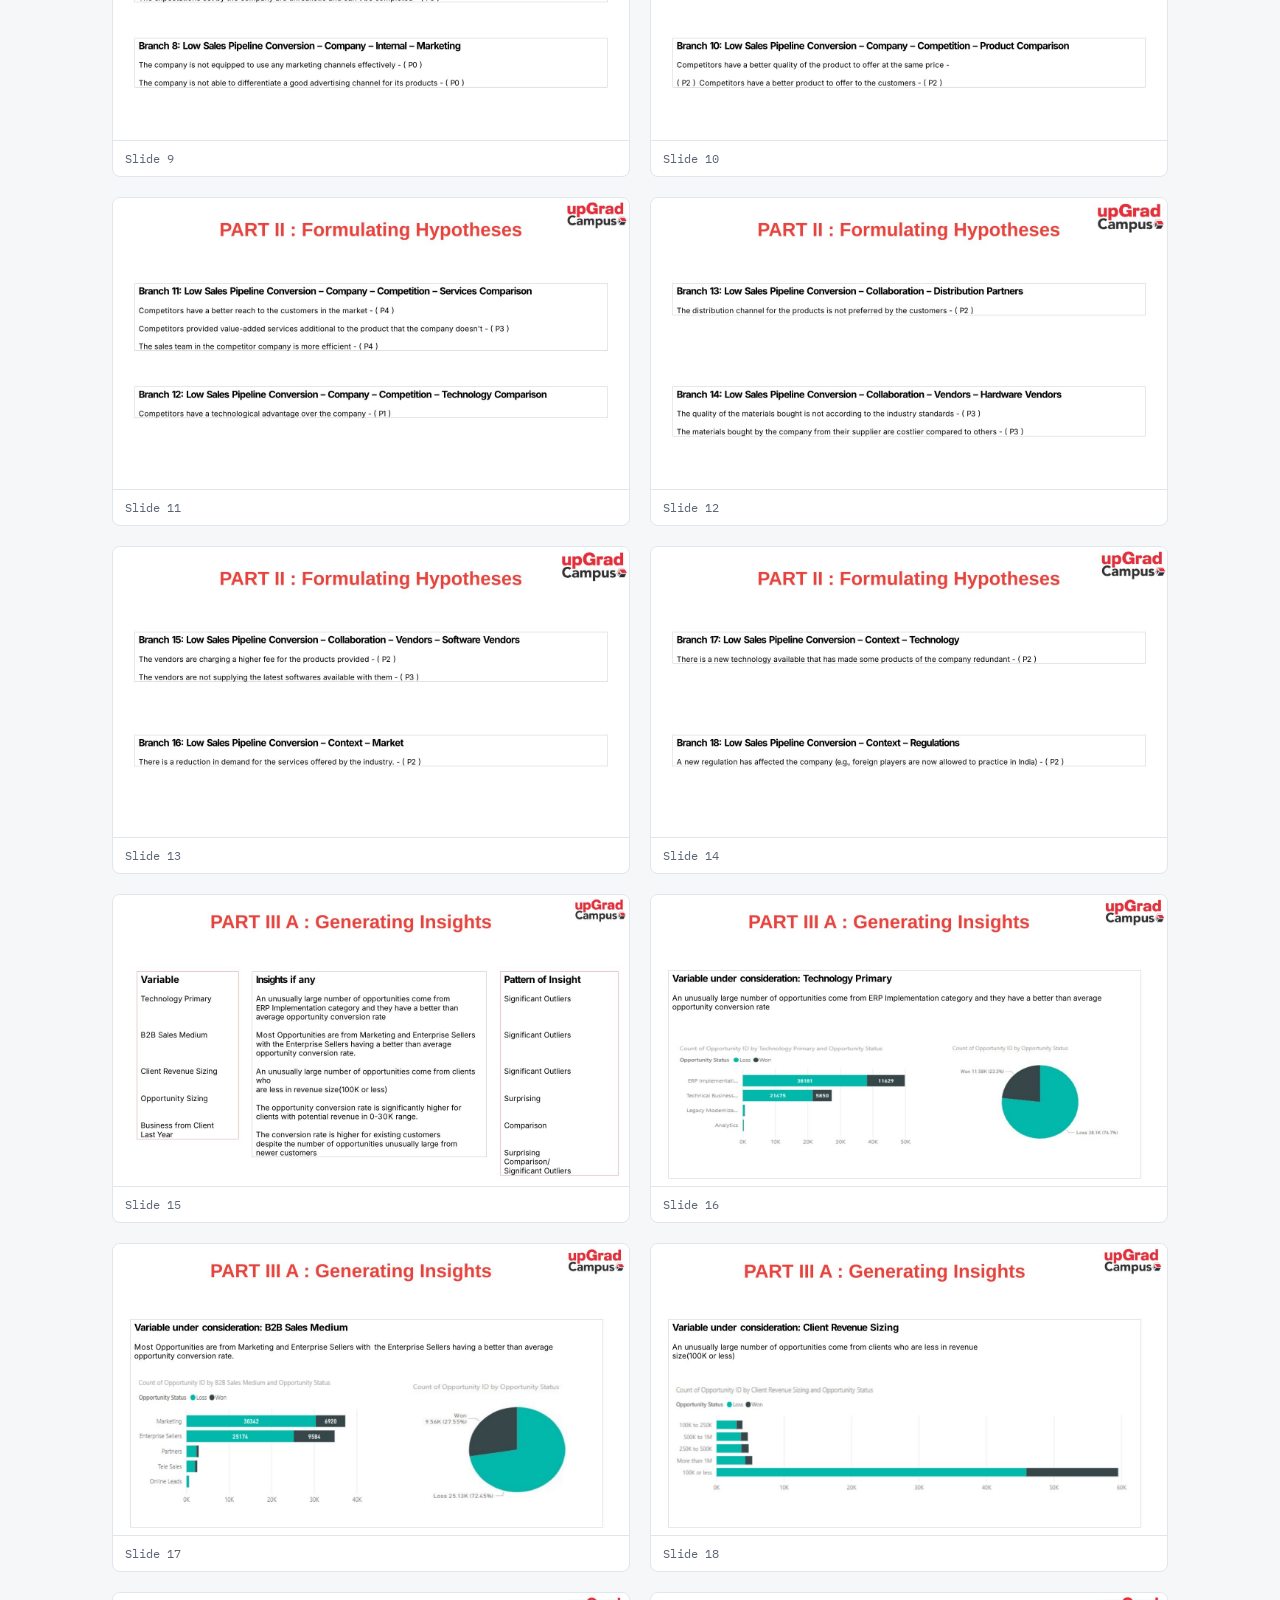
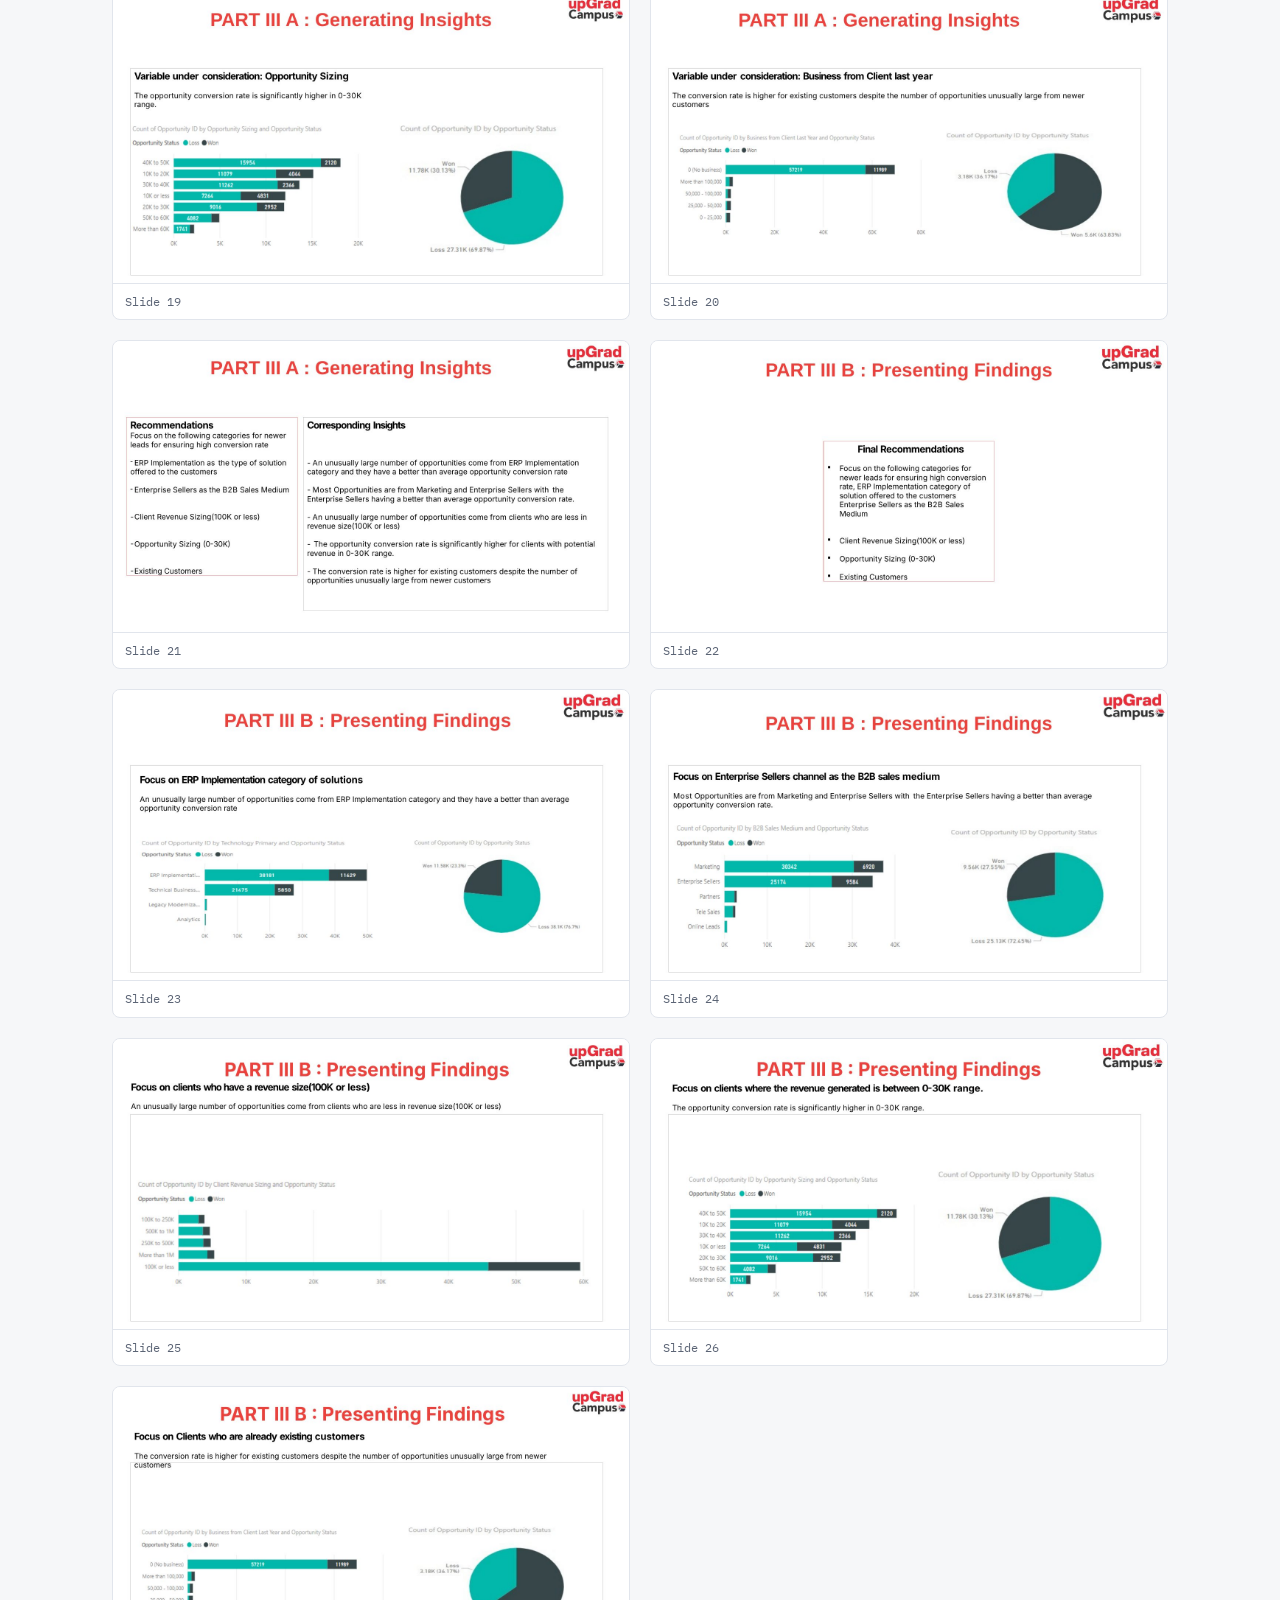
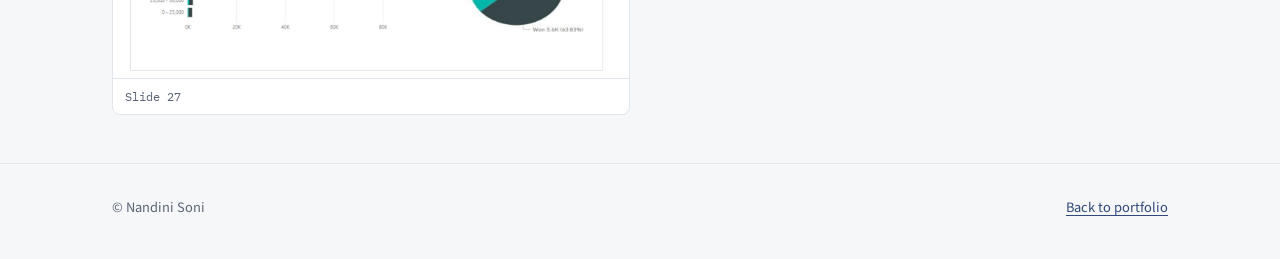
<file: projects/01-saas-sales-pipeline-conversion/index.html>
<!doctype html>
<html lang="en">
<head>
<meta charset="utf-8">
<meta name="viewport" content="width=device-width, initial-scale=1">
<title>SaaS Sales Pipeline Conversion · Nandini Soni</title>
<meta name="description" content="TechnoServe, a tech SaaS startup, saw its sales pipeline conversion fall from 35% to 25% in a year.">
<link rel="preconnect" href="https://fonts.googleapis.com"><link rel="preconnect" href="https://fonts.gstatic.com" crossorigin><link rel="stylesheet" href="https://fonts.googleapis.com/css2?family=Bricolage+Grotesque:opsz,wght@12..96,500;12..96,700&family=Source+Sans+3:wght@400;600;700&family=IBM+Plex+Mono:wght@400;500&display=swap">
<link rel="stylesheet" href="../assets/project.css">
</head>
<body>
<div class="topbar"><div class="wrap">
  <a class="back" href="../../index.html">← Nandini Soni · Portfolio</a>
  <div class="profiles"><a class="btn primary" href="https://www.linkedin.com/in/soni-nandini" target="_blank" rel="noopener">LinkedIn</a><a class="btn" href="https://github.com/nandinisoni683" target="_blank" rel="noopener">GitHub</a></div>
</div></div>
<header><div class="wrap">
  <p class="eyebrow">Project</p>
  <h1>SaaS Sales Pipeline Conversion</h1>
  <p class="meta"><span><b>Done at:</b> upGrad Professional Certification Program in Business Analytics · Sep 2024</span><span><b>Tools:</b> Excel, PowerPoint</span></p>
  <dl class="summary">
    <dt>Problem</dt><dd>TechnoServe, a tech SaaS startup, saw its sales pipeline conversion fall from <b>35% to 25%</b> in a year.</dd>
    <dt>Result</dt><dd>Focus new leads on <b>ERP Implementation</b> deals, the <b>Enterprise Sellers</b> channel, smaller clients, deals of <b>0–30K</b> and <b>existing customers</b>. These segments convert above average.</dd>
  </dl>
  <div class="jump"><a class="btn" href="#steps">Steps</a><a class="btn" href="#methods">Methods</a><a class="btn" href="#deck">Presentation</a></div>
</div></header>
<main>
<section id="steps"><div class="wrap"><p class="sec-id">How I did it</p><h2>Step by step</h2><ol class="steps"><li><span><b>Defined the problem.</b>Wrote down who is affected, what changed, when, where and why, then listed the questions to ask the sales team.</span></li><li><span><b>Listed every possible cause.</b>Built an issue tree using the 5C framework (Customer, Company, Competition, Collaborators, Context), giving 18 branches of hypotheses.</span></li><li><span><b>Ranked the causes.</b>Gave each hypothesis a priority from P0 (most likely) to P4.</span></li><li><span><b>Checked them against the data.</b>Compared won vs. lost opportunities by solution type, sales channel, client size, deal size and client history in Excel.</span></li><li><span><b>Turned insights into actions.</b>Picked the five segments that convert best and presented them as recommendations.</span></li></ol></div></section>
<section id="methods"><div class="wrap"><p class="sec-id">Formulas and methods</p><h2>What I used</h2><div class="mgrid"><div class="mcard"><h3>Frameworks</h3><ul><li><b>5W1H</b> (who, what, when, where, why, how) to define the problem</li><li><b>SPIN</b> questions (Situation, Problem, Implication, Need-payoff) for stakeholders</li><li><b>Issue tree</b> built on the <b>5C framework</b>: Customer, Company, Competition, Collaborators, Context</li></ul></div><div class="mcard"><h3>Analysis</h3><ul><li>Priority ranking of each hypothesis from P0 (most likely) to P4</li><li>Won vs. lost opportunities compared for each segment</li><li><code>Conversion rate = Won ÷ Total opportunities</code> per segment</li><li>Segments: solution type, B2B sales channel, client revenue size, deal size, new vs. existing client</li></ul></div></div></div></section>
<section id="deck"><div class="wrap"><p class="sec-id">Presentation</p><h2>The presentation</h2><ul class="inside"><li>The problem framed with who, what, when, where and how</li><li>The 5C issue tree with 18 ranked hypotheses</li><li>Charts of conversion by segment, and the final recommendations</li></ul><div class="slides"><figure><a href="img/p-01.jpg" target="_blank" rel="noopener"><img src="img/p-01.jpg" alt="The presentation, slide 1" loading="lazy"></a><figcaption>Slide 1</figcaption></figure>
<figure><a href="img/p-03.jpg" target="_blank" rel="noopener"><img src="img/p-03.jpg" alt="The presentation, slide 2" loading="lazy"></a><figcaption>Slide 2</figcaption></figure>
<figure><a href="img/p-04.jpg" target="_blank" rel="noopener"><img src="img/p-04.jpg" alt="The presentation, slide 3" loading="lazy"></a><figcaption>Slide 3</figcaption></figure>
<figure><a href="img/p-05.jpg" target="_blank" rel="noopener"><img src="img/p-05.jpg" alt="The presentation, slide 4" loading="lazy"></a><figcaption>Slide 4</figcaption></figure>
<figure><a href="img/p-06.jpg" target="_blank" rel="noopener"><img src="img/p-06.jpg" alt="The presentation, slide 5" loading="lazy"></a><figcaption>Slide 5</figcaption></figure>
<figure><a href="img/p-07.jpg" target="_blank" rel="noopener"><img src="img/p-07.jpg" alt="The presentation, slide 6" loading="lazy"></a><figcaption>Slide 6</figcaption></figure>
<figure><a href="img/p-08.jpg" target="_blank" rel="noopener"><img src="img/p-08.jpg" alt="The presentation, slide 7" loading="lazy"></a><figcaption>Slide 7</figcaption></figure>
<figure><a href="img/p-09.jpg" target="_blank" rel="noopener"><img src="img/p-09.jpg" alt="The presentation, slide 8" loading="lazy"></a><figcaption>Slide 8</figcaption></figure>
<figure><a href="img/p-10.jpg" target="_blank" rel="noopener"><img src="img/p-10.jpg" alt="The presentation, slide 9" loading="lazy"></a><figcaption>Slide 9</figcaption></figure>
<figure><a href="img/p-11.jpg" target="_blank" rel="noopener"><img src="img/p-11.jpg" alt="The presentation, slide 10" loading="lazy"></a><figcaption>Slide 10</figcaption></figure>
<figure><a href="img/p-12.jpg" target="_blank" rel="noopener"><img src="img/p-12.jpg" alt="The presentation, slide 11" loading="lazy"></a><figcaption>Slide 11</figcaption></figure>
<figure><a href="img/p-13.jpg" target="_blank" rel="noopener"><img src="img/p-13.jpg" alt="The presentation, slide 12" loading="lazy"></a><figcaption>Slide 12</figcaption></figure>
<figure><a href="img/p-14.jpg" target="_blank" rel="noopener"><img src="img/p-14.jpg" alt="The presentation, slide 13" loading="lazy"></a><figcaption>Slide 13</figcaption></figure>
<figure><a href="img/p-15.jpg" target="_blank" rel="noopener"><img src="img/p-15.jpg" alt="The presentation, slide 14" loading="lazy"></a><figcaption>Slide 14</figcaption></figure>
<figure><a href="img/p-16.jpg" target="_blank" rel="noopener"><img src="img/p-16.jpg" alt="The presentation, slide 15" loading="lazy"></a><figcaption>Slide 15</figcaption></figure>
<figure><a href="img/p-17.jpg" target="_blank" rel="noopener"><img src="img/p-17.jpg" alt="The presentation, slide 16" loading="lazy"></a><figcaption>Slide 16</figcaption></figure>
<figure><a href="img/p-18.jpg" target="_blank" rel="noopener"><img src="img/p-18.jpg" alt="The presentation, slide 17" loading="lazy"></a><figcaption>Slide 17</figcaption></figure>
<figure><a href="img/p-19.jpg" target="_blank" rel="noopener"><img src="img/p-19.jpg" alt="The presentation, slide 18" loading="lazy"></a><figcaption>Slide 18</figcaption></figure>
<figure><a href="img/p-20.jpg" target="_blank" rel="noopener"><img src="img/p-20.jpg" alt="The presentation, slide 19" loading="lazy"></a><figcaption>Slide 19</figcaption></figure>
<figure><a href="img/p-21.jpg" target="_blank" rel="noopener"><img src="img/p-21.jpg" alt="The presentation, slide 20" loading="lazy"></a><figcaption>Slide 20</figcaption></figure>
<figure><a href="img/p-22.jpg" target="_blank" rel="noopener"><img src="img/p-22.jpg" alt="The presentation, slide 21" loading="lazy"></a><figcaption>Slide 21</figcaption></figure>
<figure><a href="img/p-23.jpg" target="_blank" rel="noopener"><img src="img/p-23.jpg" alt="The presentation, slide 22" loading="lazy"></a><figcaption>Slide 22</figcaption></figure>
<figure><a href="img/p-24.jpg" target="_blank" rel="noopener"><img src="img/p-24.jpg" alt="The presentation, slide 23" loading="lazy"></a><figcaption>Slide 23</figcaption></figure>
<figure><a href="img/p-25.jpg" target="_blank" rel="noopener"><img src="img/p-25.jpg" alt="The presentation, slide 24" loading="lazy"></a><figcaption>Slide 24</figcaption></figure>
<figure><a href="img/p-26.jpg" target="_blank" rel="noopener"><img src="img/p-26.jpg" alt="The presentation, slide 25" loading="lazy"></a><figcaption>Slide 25</figcaption></figure>
<figure><a href="img/p-27.jpg" target="_blank" rel="noopener"><img src="img/p-27.jpg" alt="The presentation, slide 26" loading="lazy"></a><figcaption>Slide 26</figcaption></figure>
<figure><a href="img/p-28.jpg" target="_blank" rel="noopener"><img src="img/p-28.jpg" alt="The presentation, slide 27" loading="lazy"></a><figcaption>Slide 27</figcaption></figure>
</div></div></section>

</main>
<footer><div class="wrap"><span>© Nandini Soni</span><a href="../../index.html">Back to portfolio</a></div></footer>
</body>
</html>
</file>
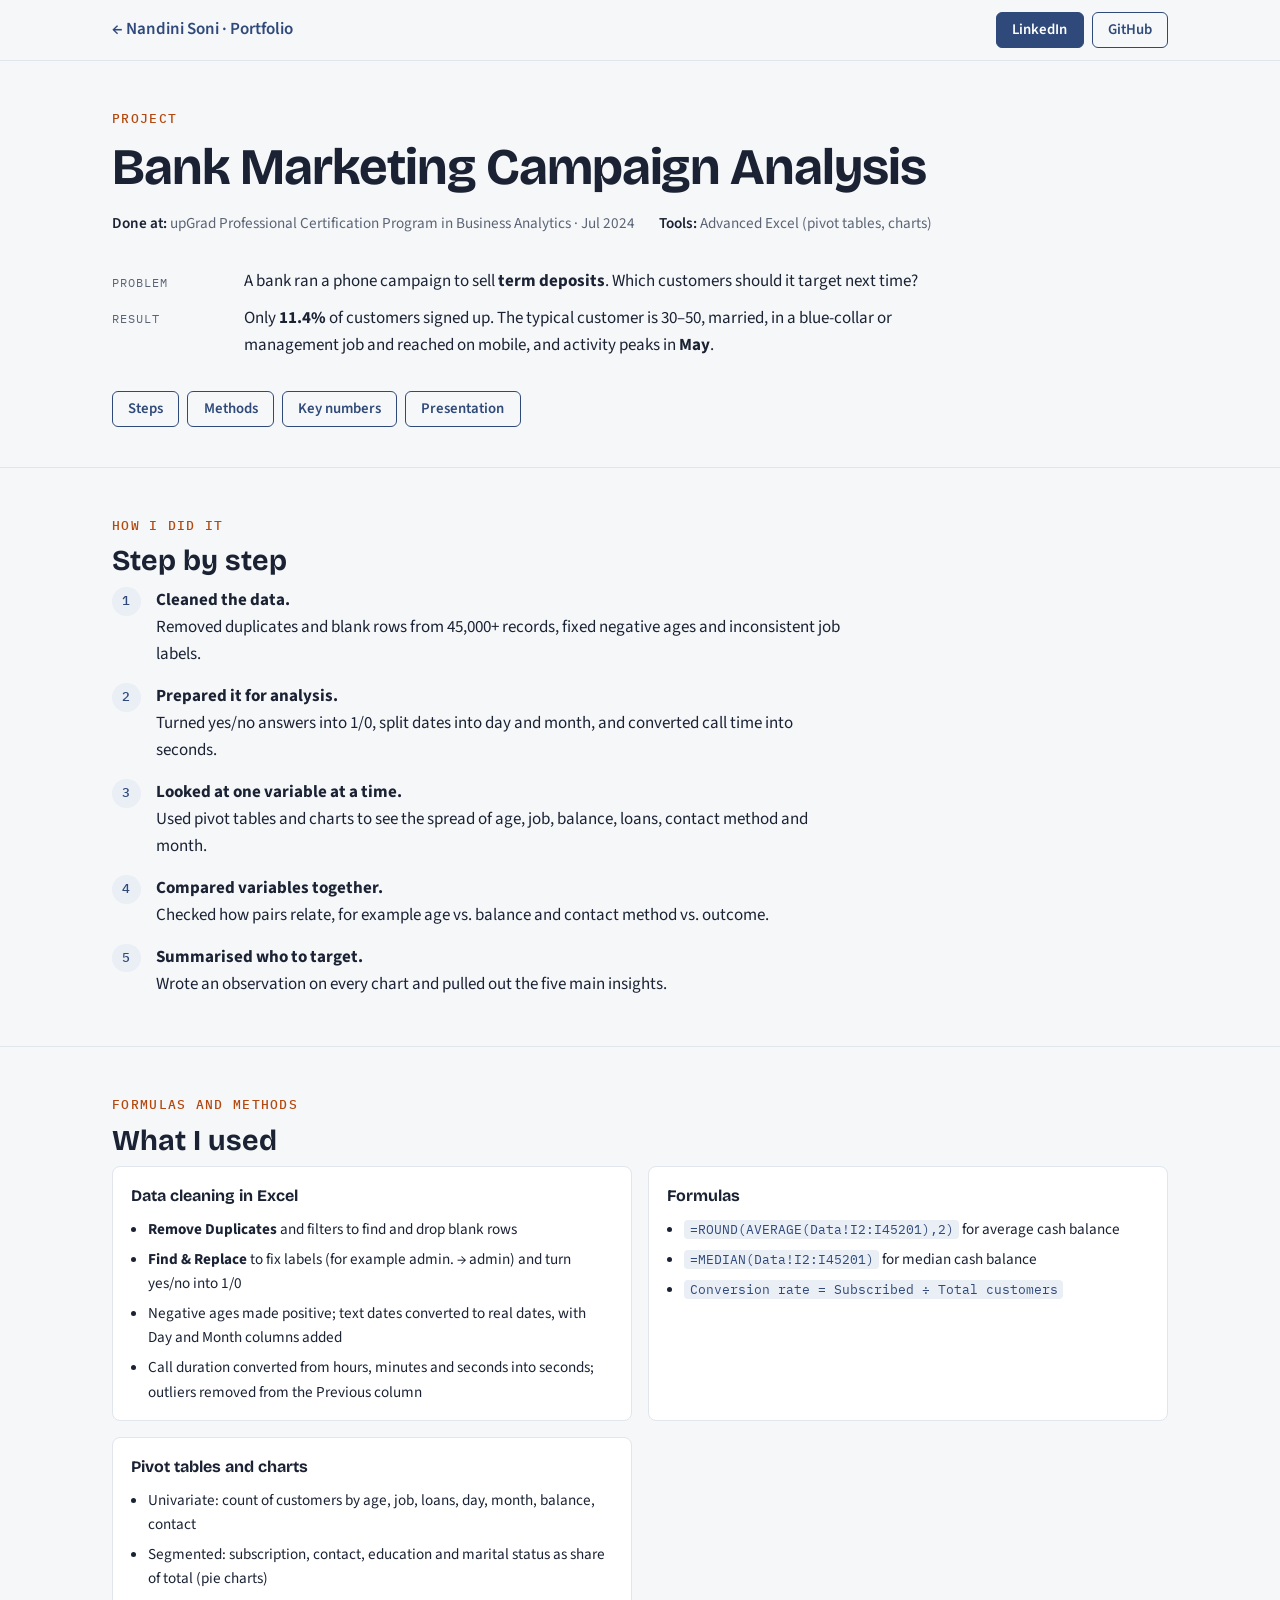
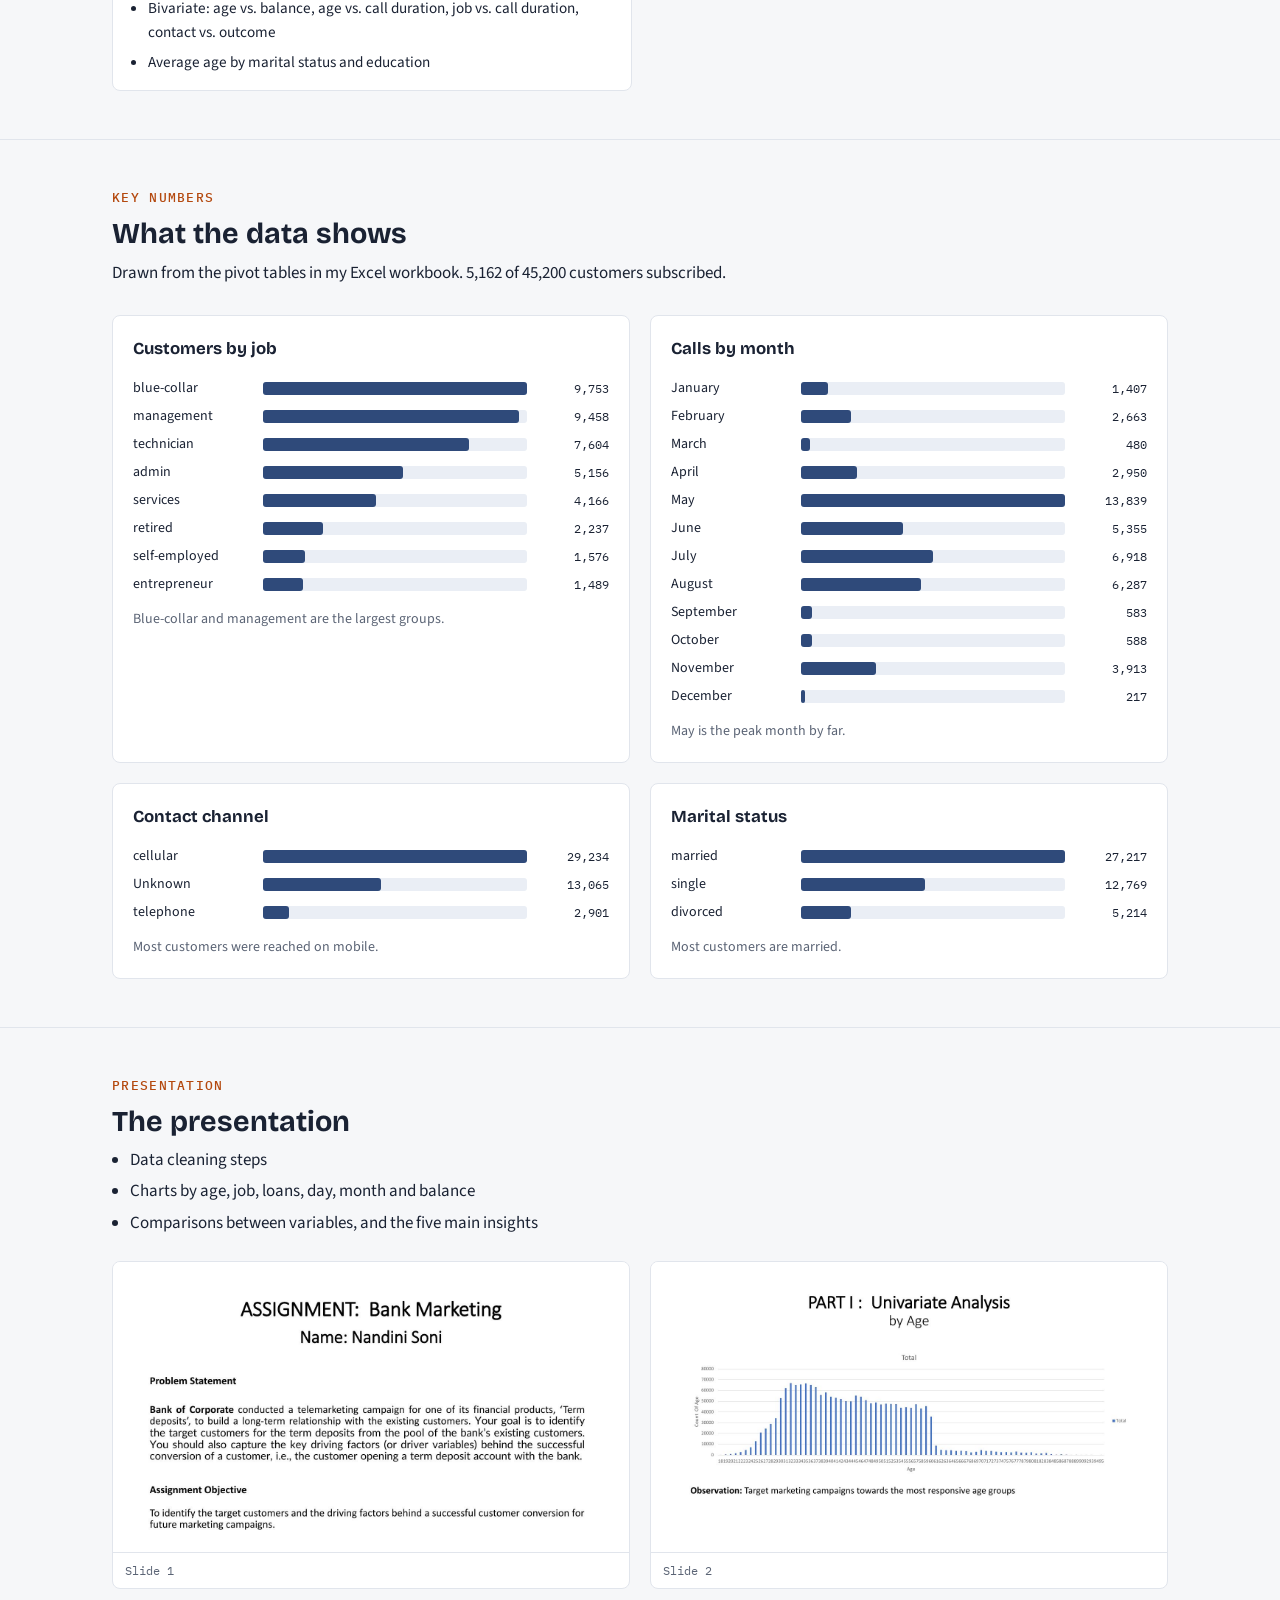
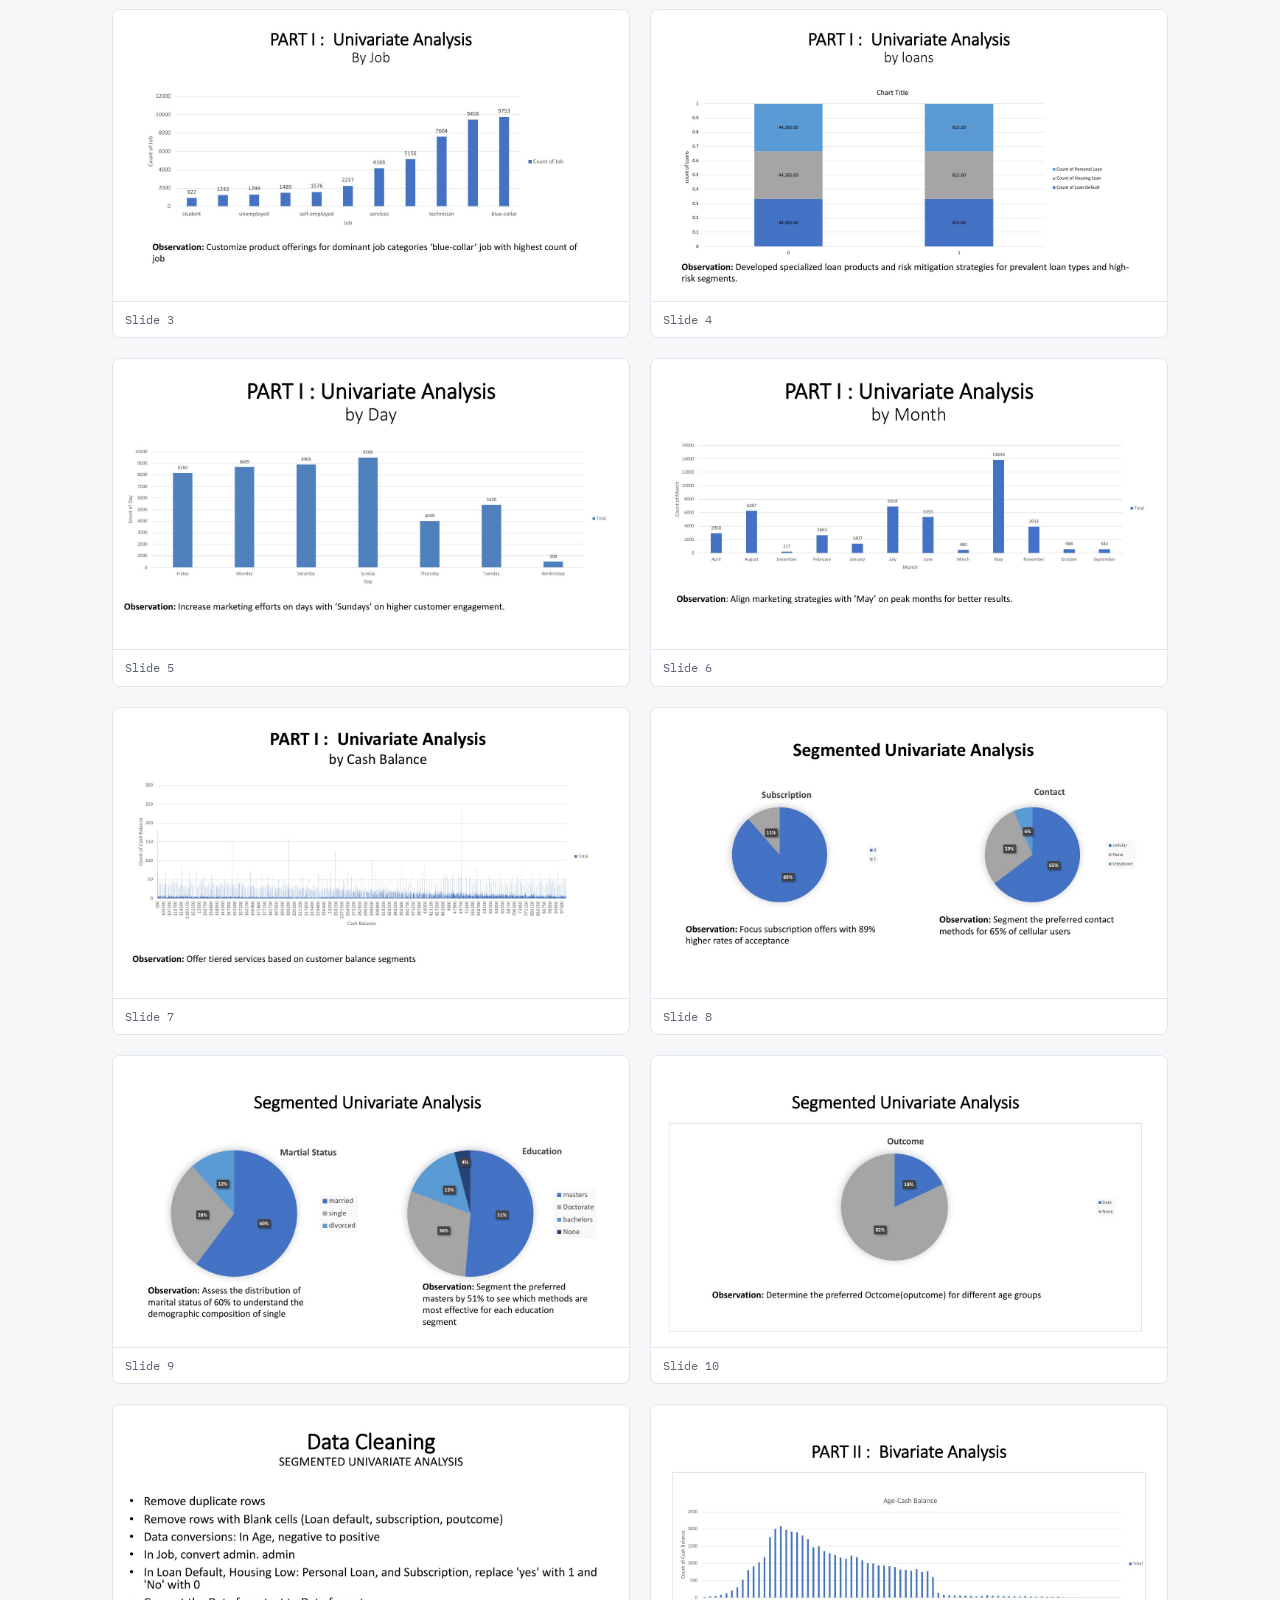
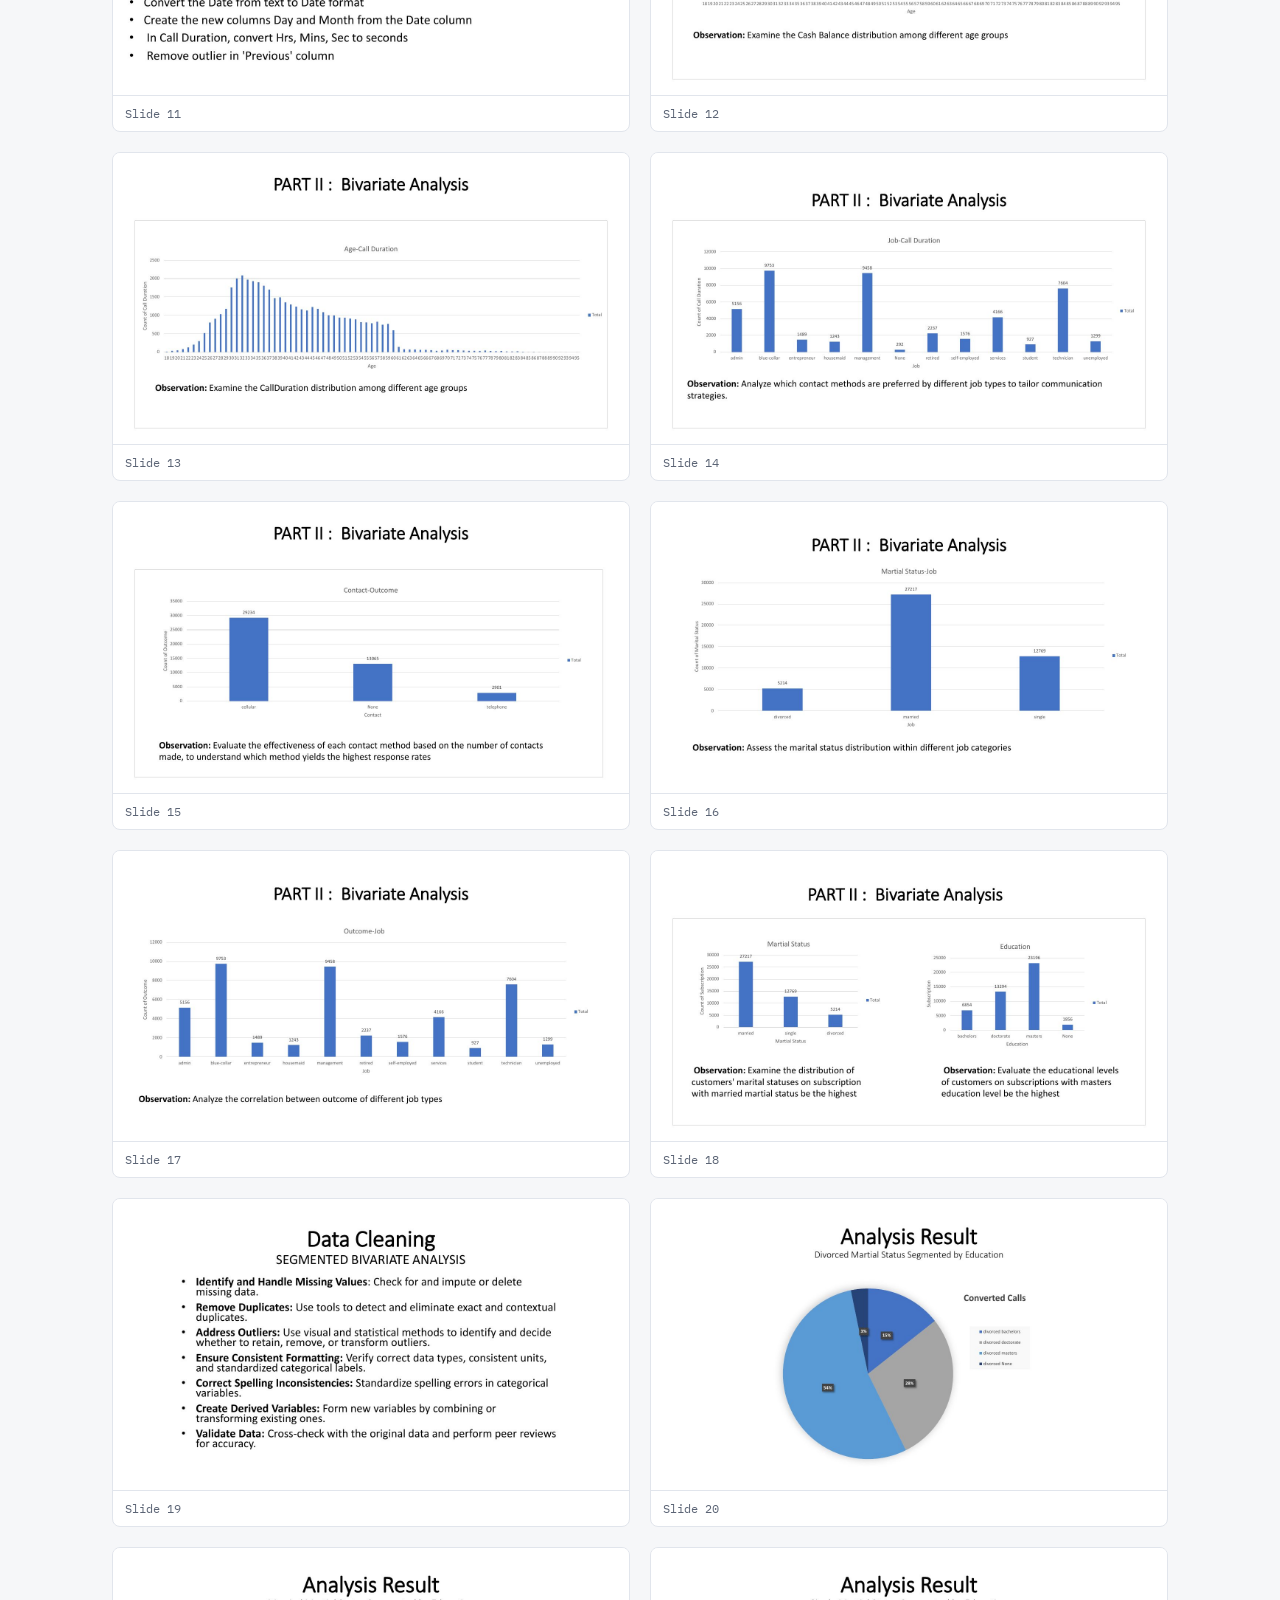
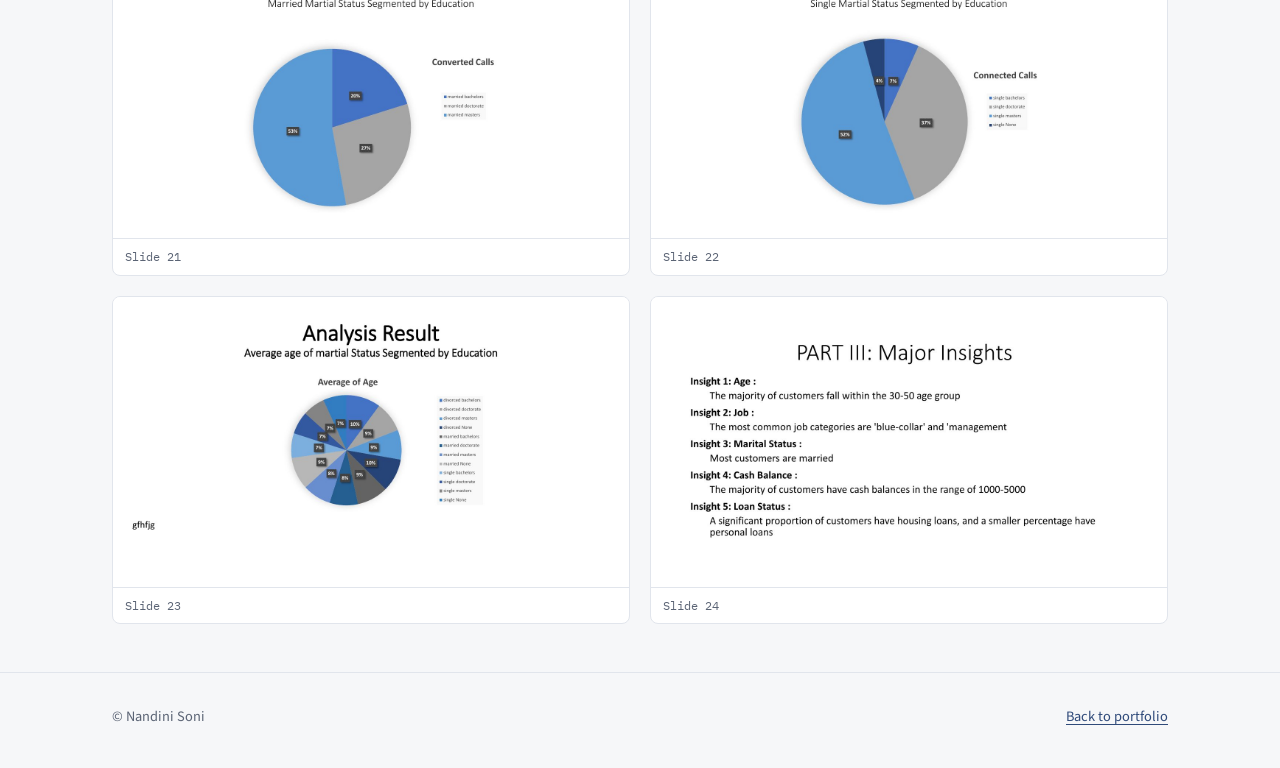
<file: projects/02-bank-marketing-eda/index.html>
<!doctype html>
<html lang="en">
<head>
<meta charset="utf-8">
<meta name="viewport" content="width=device-width, initial-scale=1">
<title>Bank Marketing Campaign Analysis · Nandini Soni</title>
<meta name="description" content="A bank ran a phone campaign to sell term deposits. Which customers should it target next time?">
<link rel="preconnect" href="https://fonts.googleapis.com"><link rel="preconnect" href="https://fonts.gstatic.com" crossorigin><link rel="stylesheet" href="https://fonts.googleapis.com/css2?family=Bricolage+Grotesque:opsz,wght@12..96,500;12..96,700&family=Source+Sans+3:wght@400;600;700&family=IBM+Plex+Mono:wght@400;500&display=swap">
<link rel="stylesheet" href="../assets/project.css">
</head>
<body>
<div class="topbar"><div class="wrap">
  <a class="back" href="../../index.html">← Nandini Soni · Portfolio</a>
  <div class="profiles"><a class="btn primary" href="https://www.linkedin.com/in/soni-nandini" target="_blank" rel="noopener">LinkedIn</a><a class="btn" href="https://github.com/nandinisoni683" target="_blank" rel="noopener">GitHub</a></div>
</div></div>
<header><div class="wrap">
  <p class="eyebrow">Project</p>
  <h1>Bank Marketing Campaign Analysis</h1>
  <p class="meta"><span><b>Done at:</b> upGrad Professional Certification Program in Business Analytics · Jul 2024</span><span><b>Tools:</b> Advanced Excel (pivot tables, charts)</span></p>
  <dl class="summary">
    <dt>Problem</dt><dd>A bank ran a phone campaign to sell <b>term deposits</b>. Which customers should it target next time?</dd>
    <dt>Result</dt><dd>Only <b>11.4%</b> of customers signed up. The typical customer is 30–50, married, in a blue-collar or management job and reached on mobile, and activity peaks in <b>May</b>.</dd>
  </dl>
  <div class="jump"><a class="btn" href="#steps">Steps</a><a class="btn" href="#methods">Methods</a><a class="btn" href="#workbook">Key numbers</a><a class="btn" href="#deck">Presentation</a></div>
</div></header>
<main>
<section id="steps"><div class="wrap"><p class="sec-id">How I did it</p><h2>Step by step</h2><ol class="steps"><li><span><b>Cleaned the data.</b>Removed duplicates and blank rows from 45,000+ records, fixed negative ages and inconsistent job labels.</span></li><li><span><b>Prepared it for analysis.</b>Turned yes/no answers into 1/0, split dates into day and month, and converted call time into seconds.</span></li><li><span><b>Looked at one variable at a time.</b>Used pivot tables and charts to see the spread of age, job, balance, loans, contact method and month.</span></li><li><span><b>Compared variables together.</b>Checked how pairs relate, for example age vs. balance and contact method vs. outcome.</span></li><li><span><b>Summarised who to target.</b>Wrote an observation on every chart and pulled out the five main insights.</span></li></ol></div></section>
<section id="methods"><div class="wrap"><p class="sec-id">Formulas and methods</p><h2>What I used</h2><div class="mgrid"><div class="mcard"><h3>Data cleaning in Excel</h3><ul><li><b>Remove Duplicates</b> and filters to find and drop blank rows</li><li><b>Find &amp; Replace</b> to fix labels (for example admin. → admin) and turn yes/no into 1/0</li><li>Negative ages made positive; text dates converted to real dates, with Day and Month columns added</li><li>Call duration converted from hours, minutes and seconds into seconds; outliers removed from the Previous column</li></ul></div><div class="mcard"><h3>Formulas</h3><ul><li><code>=ROUND(AVERAGE(Data!I2:I45201),2)</code> for average cash balance</li><li><code>=MEDIAN(Data!I2:I45201)</code> for median cash balance</li><li><code>Conversion rate = Subscribed ÷ Total customers</code></li></ul></div><div class="mcard"><h3>Pivot tables and charts</h3><ul><li>Univariate: count of customers by age, job, loans, day, month, balance, contact</li><li>Segmented: subscription, contact, education and marital status as share of total (pie charts)</li><li>Bivariate: age vs. balance, age vs. call duration, job vs. call duration, contact vs. outcome</li><li>Average age by marital status and education</li></ul></div></div></div></section>
<section id="workbook"><div class="wrap"><p class="sec-id">Key numbers</p><h2>What the data shows</h2><p class="lead">Drawn from the pivot tables in my Excel workbook. 5,162 of 45,200 customers subscribed.</p><div class="charts"><div class="chart"><h3>Customers by job</h3><div class="bar"><span class="k" title="blue-collar">blue-collar</span><span class="track"><span class="fill" style="display:block;width:100.0%"></span></span><span class="v">9,753</span></div><div class="bar"><span class="k" title="management">management</span><span class="track"><span class="fill" style="display:block;width:97.0%"></span></span><span class="v">9,458</span></div><div class="bar"><span class="k" title="technician">technician</span><span class="track"><span class="fill" style="display:block;width:78.0%"></span></span><span class="v">7,604</span></div><div class="bar"><span class="k" title="admin">admin</span><span class="track"><span class="fill" style="display:block;width:52.9%"></span></span><span class="v">5,156</span></div><div class="bar"><span class="k" title="services">services</span><span class="track"><span class="fill" style="display:block;width:42.7%"></span></span><span class="v">4,166</span></div><div class="bar"><span class="k" title="retired">retired</span><span class="track"><span class="fill" style="display:block;width:22.9%"></span></span><span class="v">2,237</span></div><div class="bar"><span class="k" title="self-employed">self-employed</span><span class="track"><span class="fill" style="display:block;width:16.2%"></span></span><span class="v">1,576</span></div><div class="bar"><span class="k" title="entrepreneur">entrepreneur</span><span class="track"><span class="fill" style="display:block;width:15.3%"></span></span><span class="v">1,489</span></div><p class="note">Blue-collar and management are the largest groups.</p></div><div class="chart"><h3>Calls by month</h3><div class="bar"><span class="k" title="January">January</span><span class="track"><span class="fill" style="display:block;width:10.2%"></span></span><span class="v">1,407</span></div><div class="bar"><span class="k" title="February">February</span><span class="track"><span class="fill" style="display:block;width:19.2%"></span></span><span class="v">2,663</span></div><div class="bar"><span class="k" title="March">March</span><span class="track"><span class="fill" style="display:block;width:3.5%"></span></span><span class="v">480</span></div><div class="bar"><span class="k" title="April">April</span><span class="track"><span class="fill" style="display:block;width:21.3%"></span></span><span class="v">2,950</span></div><div class="bar"><span class="k" title="May">May</span><span class="track"><span class="fill" style="display:block;width:100.0%"></span></span><span class="v">13,839</span></div><div class="bar"><span class="k" title="June">June</span><span class="track"><span class="fill" style="display:block;width:38.7%"></span></span><span class="v">5,355</span></div><div class="bar"><span class="k" title="July">July</span><span class="track"><span class="fill" style="display:block;width:50.0%"></span></span><span class="v">6,918</span></div><div class="bar"><span class="k" title="August">August</span><span class="track"><span class="fill" style="display:block;width:45.4%"></span></span><span class="v">6,287</span></div><div class="bar"><span class="k" title="September">September</span><span class="track"><span class="fill" style="display:block;width:4.2%"></span></span><span class="v">583</span></div><div class="bar"><span class="k" title="October">October</span><span class="track"><span class="fill" style="display:block;width:4.2%"></span></span><span class="v">588</span></div><div class="bar"><span class="k" title="November">November</span><span class="track"><span class="fill" style="display:block;width:28.3%"></span></span><span class="v">3,913</span></div><div class="bar"><span class="k" title="December">December</span><span class="track"><span class="fill" style="display:block;width:1.6%"></span></span><span class="v">217</span></div><p class="note">May is the peak month by far.</p></div><div class="chart"><h3>Contact channel</h3><div class="bar"><span class="k" title="cellular">cellular</span><span class="track"><span class="fill" style="display:block;width:100.0%"></span></span><span class="v">29,234</span></div><div class="bar"><span class="k" title="Unknown">Unknown</span><span class="track"><span class="fill" style="display:block;width:44.7%"></span></span><span class="v">13,065</span></div><div class="bar"><span class="k" title="telephone">telephone</span><span class="track"><span class="fill" style="display:block;width:9.9%"></span></span><span class="v">2,901</span></div><p class="note">Most customers were reached on mobile.</p></div><div class="chart"><h3>Marital status</h3><div class="bar"><span class="k" title="married">married</span><span class="track"><span class="fill" style="display:block;width:100.0%"></span></span><span class="v">27,217</span></div><div class="bar"><span class="k" title="single">single</span><span class="track"><span class="fill" style="display:block;width:46.9%"></span></span><span class="v">12,769</span></div><div class="bar"><span class="k" title="divorced">divorced</span><span class="track"><span class="fill" style="display:block;width:19.2%"></span></span><span class="v">5,214</span></div><p class="note">Most customers are married.</p></div></div></div></section>
<section id="deck"><div class="wrap"><p class="sec-id">Presentation</p><h2>The presentation</h2><ul class="inside"><li>Data cleaning steps</li><li>Charts by age, job, loans, day, month and balance</li><li>Comparisons between variables, and the five main insights</li></ul><div class="slides"><figure><a href="img/p-01.jpg" target="_blank" rel="noopener"><img src="img/p-01.jpg" alt="The presentation, slide 1" loading="lazy"></a><figcaption>Slide 1</figcaption></figure>
<figure><a href="img/p-02.jpg" target="_blank" rel="noopener"><img src="img/p-02.jpg" alt="The presentation, slide 2" loading="lazy"></a><figcaption>Slide 2</figcaption></figure>
<figure><a href="img/p-03.jpg" target="_blank" rel="noopener"><img src="img/p-03.jpg" alt="The presentation, slide 3" loading="lazy"></a><figcaption>Slide 3</figcaption></figure>
<figure><a href="img/p-04.jpg" target="_blank" rel="noopener"><img src="img/p-04.jpg" alt="The presentation, slide 4" loading="lazy"></a><figcaption>Slide 4</figcaption></figure>
<figure><a href="img/p-05.jpg" target="_blank" rel="noopener"><img src="img/p-05.jpg" alt="The presentation, slide 5" loading="lazy"></a><figcaption>Slide 5</figcaption></figure>
<figure><a href="img/p-06.jpg" target="_blank" rel="noopener"><img src="img/p-06.jpg" alt="The presentation, slide 6" loading="lazy"></a><figcaption>Slide 6</figcaption></figure>
<figure><a href="img/p-07.jpg" target="_blank" rel="noopener"><img src="img/p-07.jpg" alt="The presentation, slide 7" loading="lazy"></a><figcaption>Slide 7</figcaption></figure>
<figure><a href="img/p-08.jpg" target="_blank" rel="noopener"><img src="img/p-08.jpg" alt="The presentation, slide 8" loading="lazy"></a><figcaption>Slide 8</figcaption></figure>
<figure><a href="img/p-09.jpg" target="_blank" rel="noopener"><img src="img/p-09.jpg" alt="The presentation, slide 9" loading="lazy"></a><figcaption>Slide 9</figcaption></figure>
<figure><a href="img/p-10.jpg" target="_blank" rel="noopener"><img src="img/p-10.jpg" alt="The presentation, slide 10" loading="lazy"></a><figcaption>Slide 10</figcaption></figure>
<figure><a href="img/p-11.jpg" target="_blank" rel="noopener"><img src="img/p-11.jpg" alt="The presentation, slide 11" loading="lazy"></a><figcaption>Slide 11</figcaption></figure>
<figure><a href="img/p-12.jpg" target="_blank" rel="noopener"><img src="img/p-12.jpg" alt="The presentation, slide 12" loading="lazy"></a><figcaption>Slide 12</figcaption></figure>
<figure><a href="img/p-13.jpg" target="_blank" rel="noopener"><img src="img/p-13.jpg" alt="The presentation, slide 13" loading="lazy"></a><figcaption>Slide 13</figcaption></figure>
<figure><a href="img/p-14.jpg" target="_blank" rel="noopener"><img src="img/p-14.jpg" alt="The presentation, slide 14" loading="lazy"></a><figcaption>Slide 14</figcaption></figure>
<figure><a href="img/p-15.jpg" target="_blank" rel="noopener"><img src="img/p-15.jpg" alt="The presentation, slide 15" loading="lazy"></a><figcaption>Slide 15</figcaption></figure>
<figure><a href="img/p-16.jpg" target="_blank" rel="noopener"><img src="img/p-16.jpg" alt="The presentation, slide 16" loading="lazy"></a><figcaption>Slide 16</figcaption></figure>
<figure><a href="img/p-17.jpg" target="_blank" rel="noopener"><img src="img/p-17.jpg" alt="The presentation, slide 17" loading="lazy"></a><figcaption>Slide 17</figcaption></figure>
<figure><a href="img/p-18.jpg" target="_blank" rel="noopener"><img src="img/p-18.jpg" alt="The presentation, slide 18" loading="lazy"></a><figcaption>Slide 18</figcaption></figure>
<figure><a href="img/p-19.jpg" target="_blank" rel="noopener"><img src="img/p-19.jpg" alt="The presentation, slide 19" loading="lazy"></a><figcaption>Slide 19</figcaption></figure>
<figure><a href="img/p-20.jpg" target="_blank" rel="noopener"><img src="img/p-20.jpg" alt="The presentation, slide 20" loading="lazy"></a><figcaption>Slide 20</figcaption></figure>
<figure><a href="img/p-21.jpg" target="_blank" rel="noopener"><img src="img/p-21.jpg" alt="The presentation, slide 21" loading="lazy"></a><figcaption>Slide 21</figcaption></figure>
<figure><a href="img/p-22.jpg" target="_blank" rel="noopener"><img src="img/p-22.jpg" alt="The presentation, slide 22" loading="lazy"></a><figcaption>Slide 22</figcaption></figure>
<figure><a href="img/p-23.jpg" target="_blank" rel="noopener"><img src="img/p-23.jpg" alt="The presentation, slide 23" loading="lazy"></a><figcaption>Slide 23</figcaption></figure>
<figure><a href="img/p-24.jpg" target="_blank" rel="noopener"><img src="img/p-24.jpg" alt="The presentation, slide 24" loading="lazy"></a><figcaption>Slide 24</figcaption></figure>
</div></div></section>

</main>
<footer><div class="wrap"><span>© Nandini Soni</span><a href="../../index.html">Back to portfolio</a></div></footer>
</body>
</html>
</file>
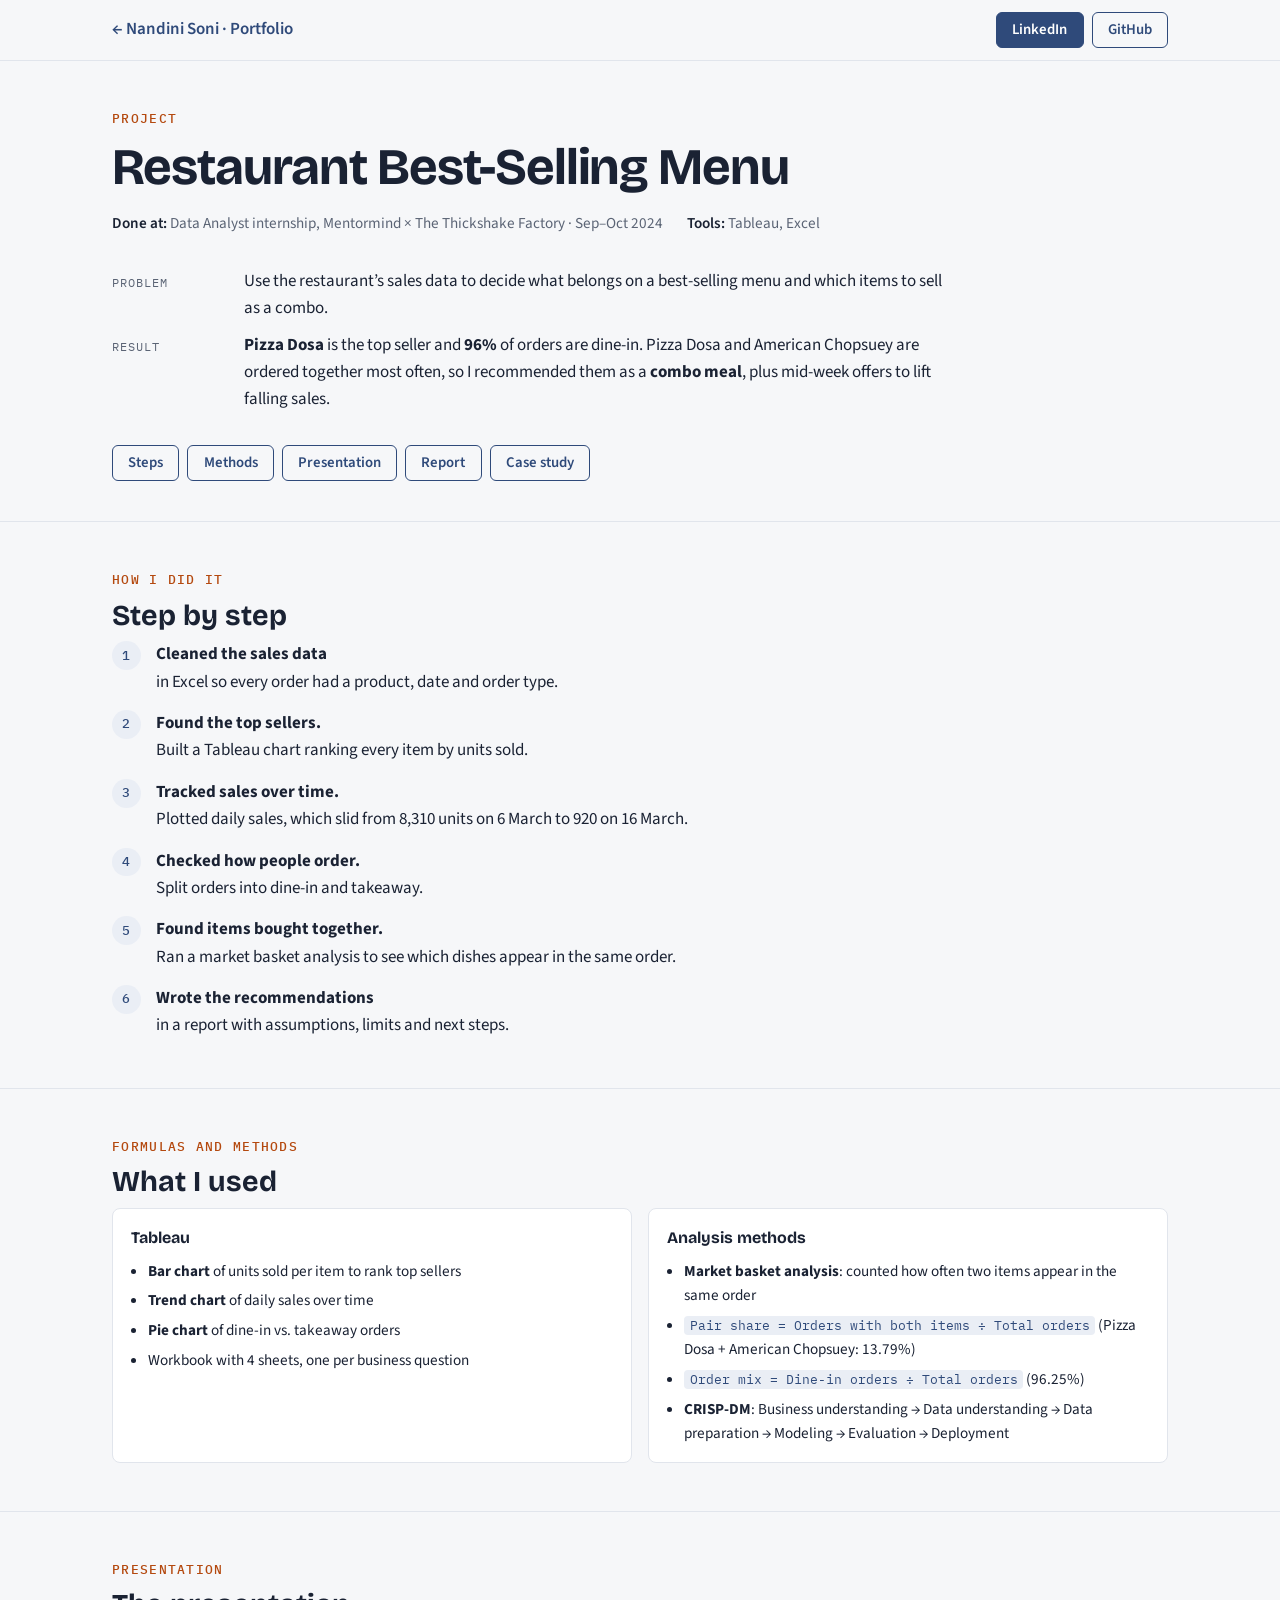
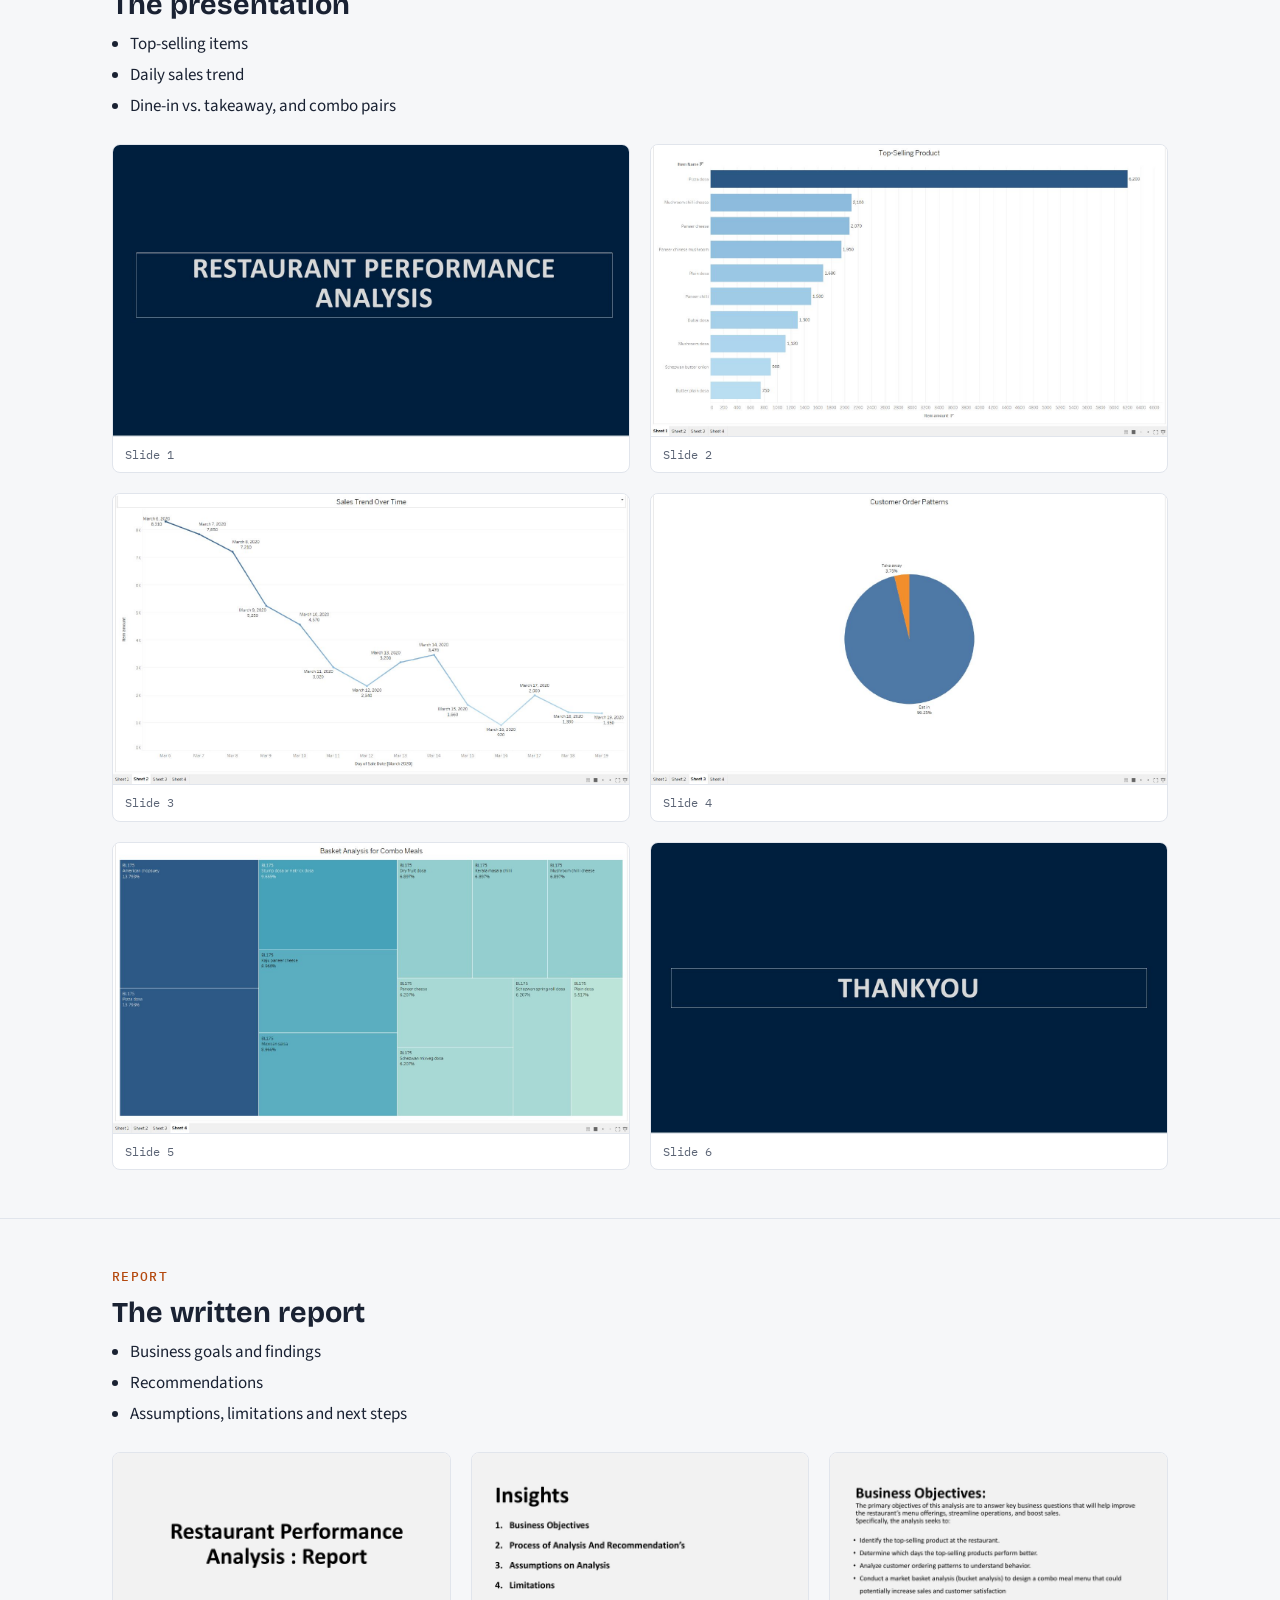
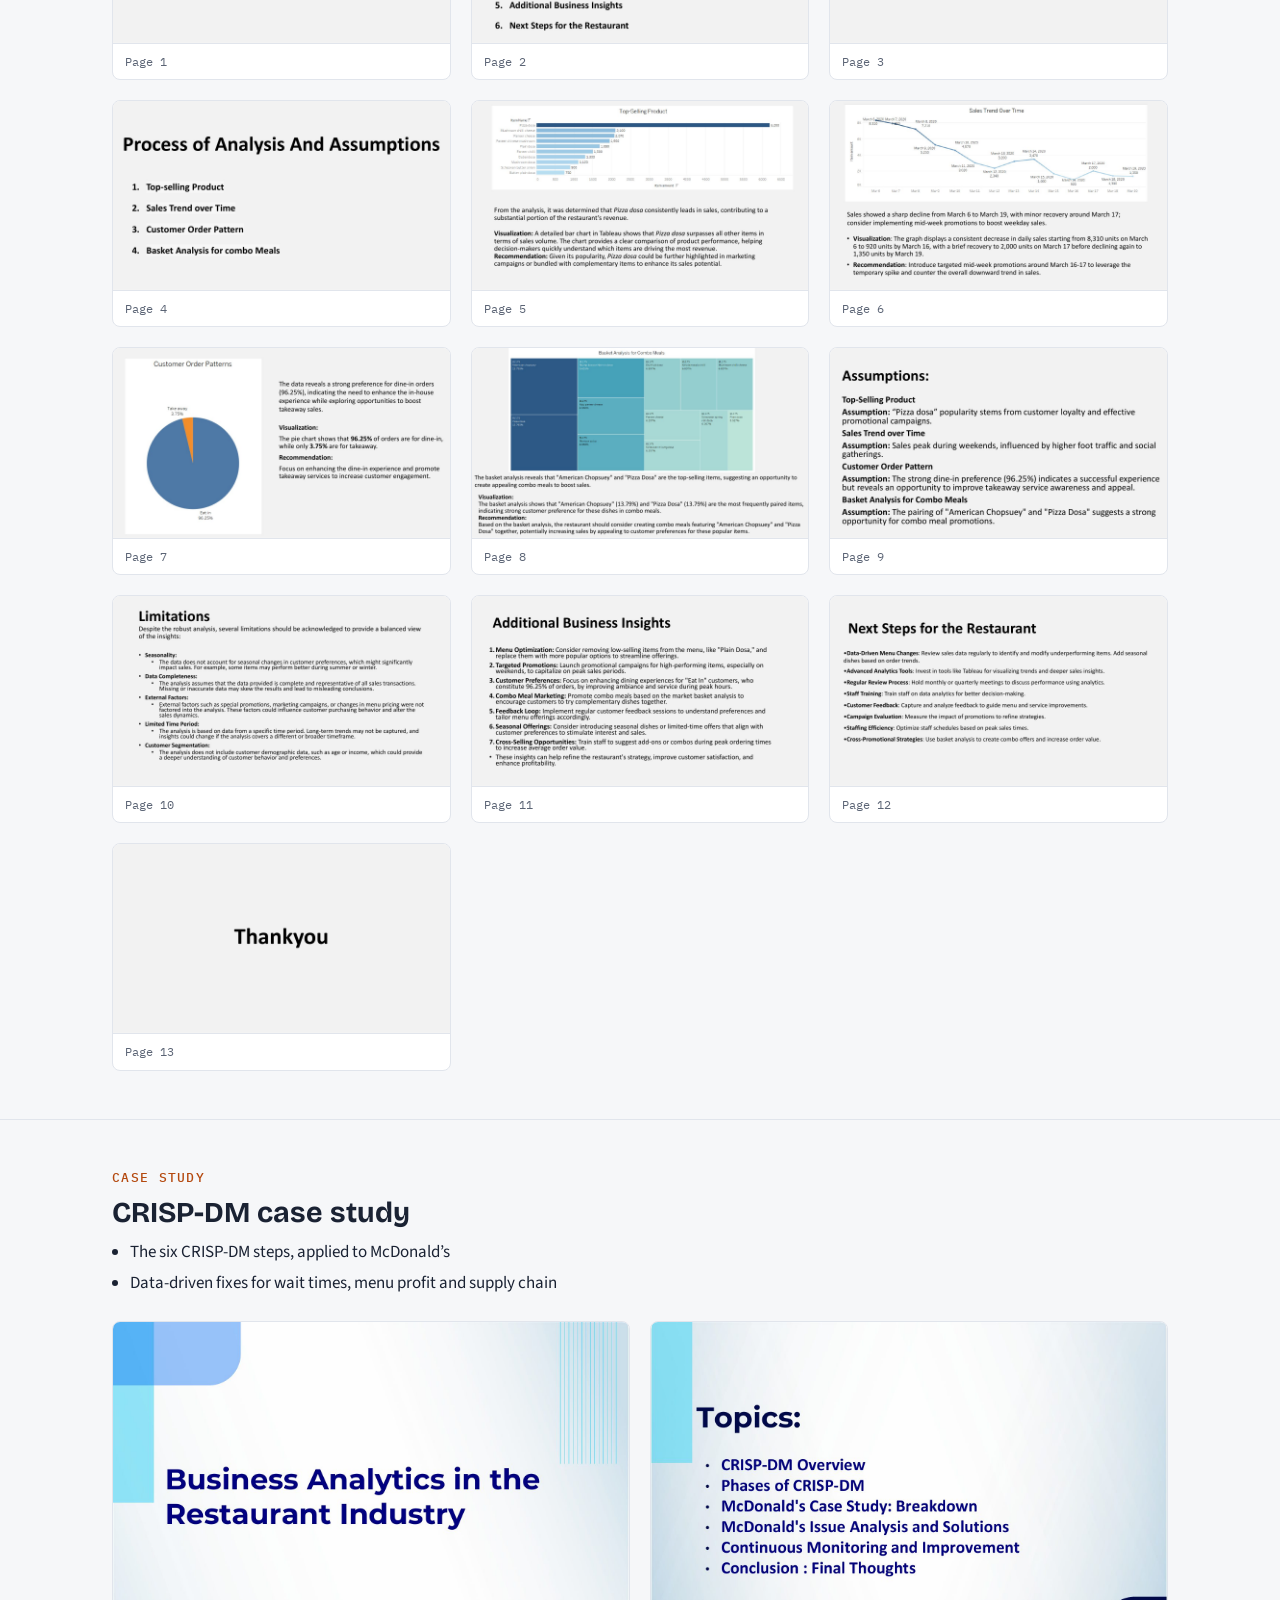
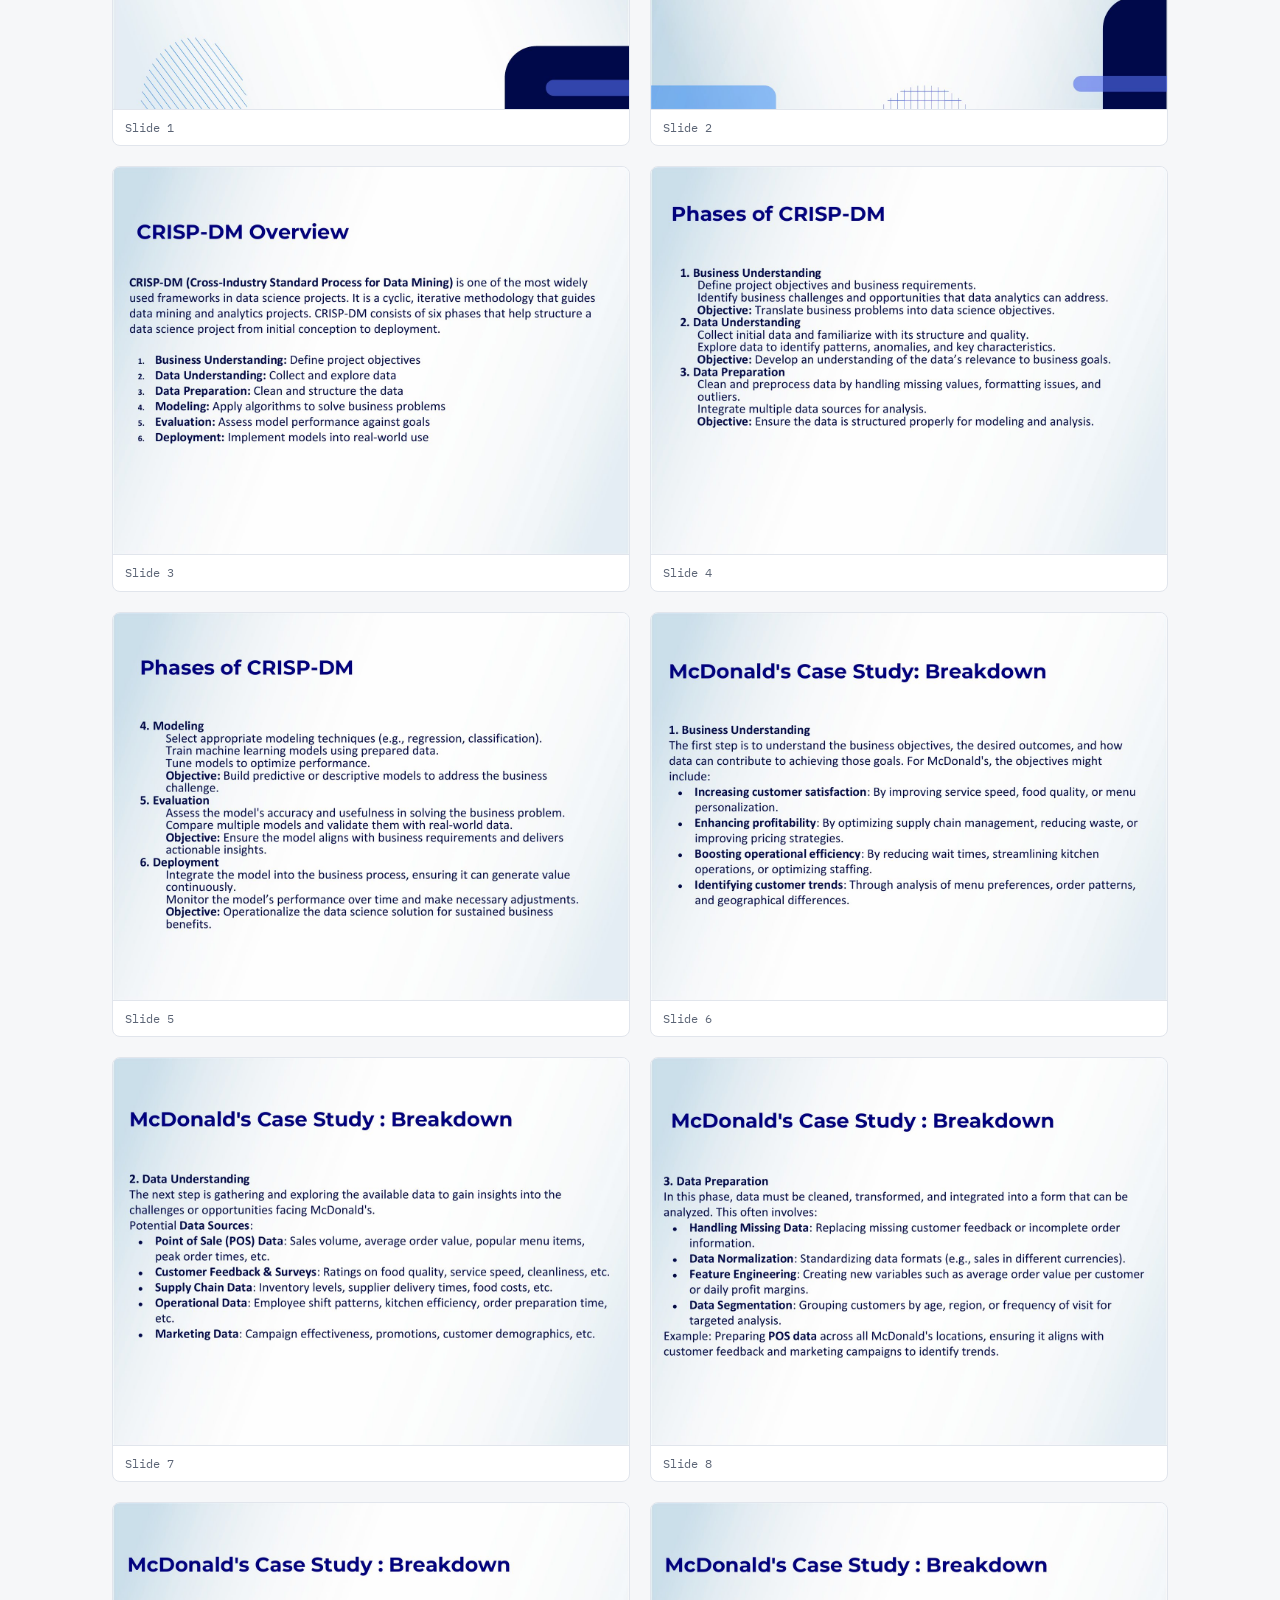
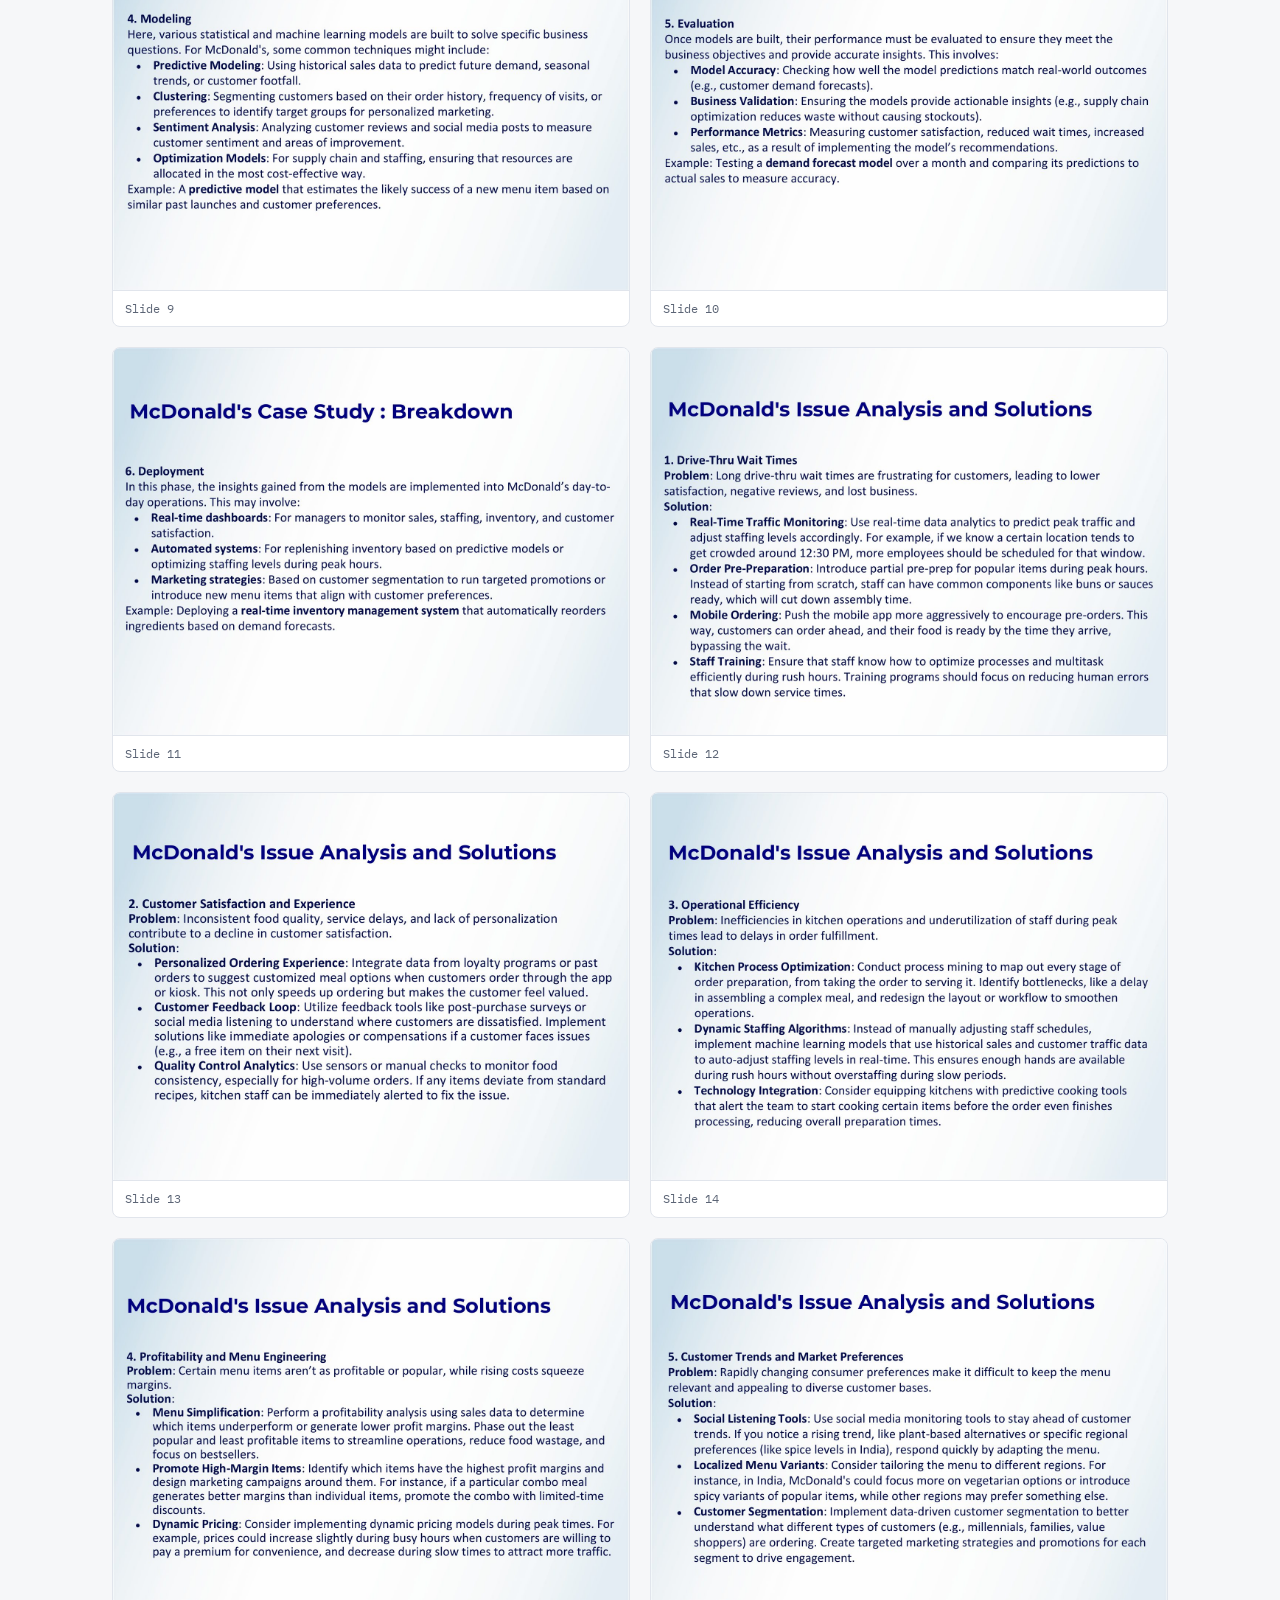
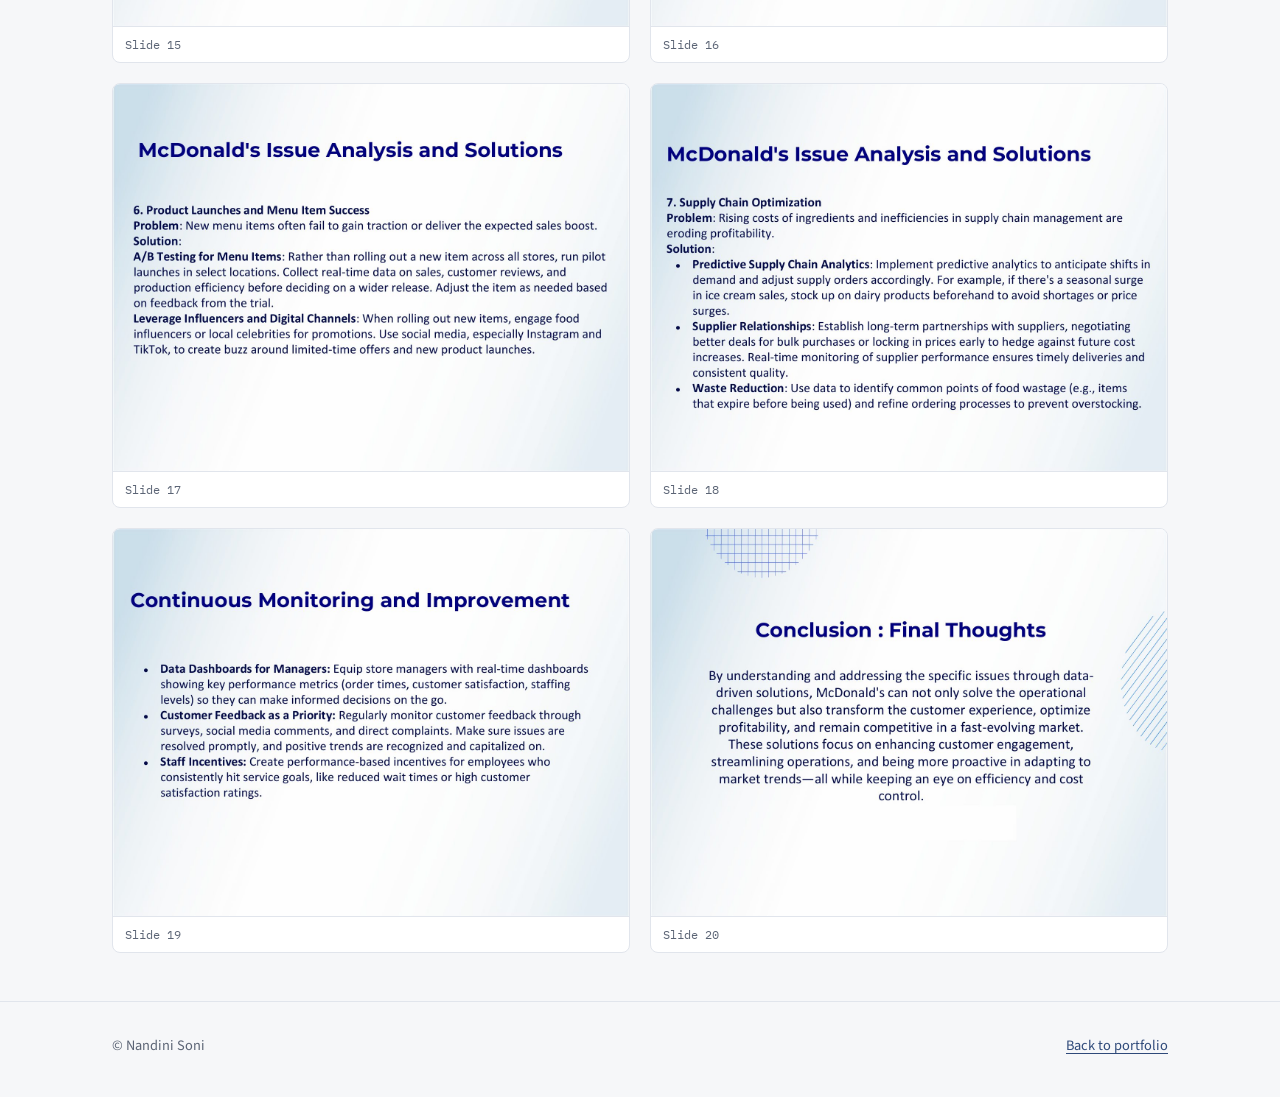
<file: projects/03-restaurant-best-selling-menu/index.html>
<!doctype html>
<html lang="en">
<head>
<meta charset="utf-8">
<meta name="viewport" content="width=device-width, initial-scale=1">
<title>Restaurant Best-Selling Menu · Nandini Soni</title>
<meta name="description" content="Use the restaurant&amp;#8217;s sales data to decide what belongs on a best-selling menu and which items to sell as a combo.">
<link rel="preconnect" href="https://fonts.googleapis.com"><link rel="preconnect" href="https://fonts.gstatic.com" crossorigin><link rel="stylesheet" href="https://fonts.googleapis.com/css2?family=Bricolage+Grotesque:opsz,wght@12..96,500;12..96,700&family=Source+Sans+3:wght@400;600;700&family=IBM+Plex+Mono:wght@400;500&display=swap">
<link rel="stylesheet" href="../assets/project.css">
</head>
<body>
<div class="topbar"><div class="wrap">
  <a class="back" href="../../index.html">← Nandini Soni · Portfolio</a>
  <div class="profiles"><a class="btn primary" href="https://www.linkedin.com/in/soni-nandini" target="_blank" rel="noopener">LinkedIn</a><a class="btn" href="https://github.com/nandinisoni683" target="_blank" rel="noopener">GitHub</a></div>
</div></div>
<header><div class="wrap">
  <p class="eyebrow">Project</p>
  <h1>Restaurant Best-Selling Menu</h1>
  <p class="meta"><span><b>Done at:</b> Data Analyst internship, Mentormind × The Thickshake Factory · Sep–Oct 2024</span><span><b>Tools:</b> Tableau, Excel</span></p>
  <dl class="summary">
    <dt>Problem</dt><dd>Use the restaurant&#8217;s sales data to decide what belongs on a best-selling menu and which items to sell as a combo.</dd>
    <dt>Result</dt><dd><b>Pizza Dosa</b> is the top seller and <b>96%</b> of orders are dine-in. Pizza Dosa and American Chopsuey are ordered together most often, so I recommended them as a <b>combo meal</b>, plus mid-week offers to lift falling sales.</dd>
  </dl>
  <div class="jump"><a class="btn" href="#steps">Steps</a><a class="btn" href="#methods">Methods</a><a class="btn" href="#deck">Presentation</a><a class="btn" href="#report">Report</a><a class="btn" href="#crisp">Case study</a></div>
</div></header>
<main>
<section id="steps"><div class="wrap"><p class="sec-id">How I did it</p><h2>Step by step</h2><ol class="steps"><li><span><b>Cleaned the sales data</b>in Excel so every order had a product, date and order type.</span></li><li><span><b>Found the top sellers.</b>Built a Tableau chart ranking every item by units sold.</span></li><li><span><b>Tracked sales over time.</b>Plotted daily sales, which slid from 8,310 units on 6 March to 920 on 16 March.</span></li><li><span><b>Checked how people order.</b>Split orders into dine-in and takeaway.</span></li><li><span><b>Found items bought together.</b>Ran a market basket analysis to see which dishes appear in the same order.</span></li><li><span><b>Wrote the recommendations</b>in a report with assumptions, limits and next steps.</span></li></ol></div></section>
<section id="methods"><div class="wrap"><p class="sec-id">Formulas and methods</p><h2>What I used</h2><div class="mgrid"><div class="mcard"><h3>Tableau</h3><ul><li><b>Bar chart</b> of units sold per item to rank top sellers</li><li><b>Trend chart</b> of daily sales over time</li><li><b>Pie chart</b> of dine-in vs. takeaway orders</li><li>Workbook with 4 sheets, one per business question</li></ul></div><div class="mcard"><h3>Analysis methods</h3><ul><li><b>Market basket analysis</b>: counted how often two items appear in the same order</li><li><code>Pair share = Orders with both items ÷ Total orders</code> (Pizza Dosa + American Chopsuey: 13.79%)</li><li><code>Order mix = Dine-in orders ÷ Total orders</code> (96.25%)</li><li><b>CRISP-DM</b>: Business understanding → Data understanding → Data preparation → Modeling → Evaluation → Deployment</li></ul></div></div></div></section>
<section id="deck"><div class="wrap"><p class="sec-id">Presentation</p><h2>The presentation</h2><ul class="inside"><li>Top-selling items</li><li>Daily sales trend</li><li>Dine-in vs. takeaway, and combo pairs</li></ul><div class="slides"><figure><a href="img/deck/p-1.jpg" target="_blank" rel="noopener"><img src="img/deck/p-1.jpg" alt="The presentation, slide 1" loading="lazy"></a><figcaption>Slide 1</figcaption></figure>
<figure><a href="img/deck/p-2.jpg" target="_blank" rel="noopener"><img src="img/deck/p-2.jpg" alt="The presentation, slide 2" loading="lazy"></a><figcaption>Slide 2</figcaption></figure>
<figure><a href="img/deck/p-3.jpg" target="_blank" rel="noopener"><img src="img/deck/p-3.jpg" alt="The presentation, slide 3" loading="lazy"></a><figcaption>Slide 3</figcaption></figure>
<figure><a href="img/deck/p-4.jpg" target="_blank" rel="noopener"><img src="img/deck/p-4.jpg" alt="The presentation, slide 4" loading="lazy"></a><figcaption>Slide 4</figcaption></figure>
<figure><a href="img/deck/p-5.jpg" target="_blank" rel="noopener"><img src="img/deck/p-5.jpg" alt="The presentation, slide 5" loading="lazy"></a><figcaption>Slide 5</figcaption></figure>
<figure><a href="img/deck/p-6.jpg" target="_blank" rel="noopener"><img src="img/deck/p-6.jpg" alt="The presentation, slide 6" loading="lazy"></a><figcaption>Slide 6</figcaption></figure>
</div></div></section>
<section id="report"><div class="wrap"><p class="sec-id">Report</p><h2>The written report</h2><ul class="inside"><li>Business goals and findings</li><li>Recommendations</li><li>Assumptions, limitations and next steps</li></ul><div class="slides pages"><figure><a href="img/report/p-01.jpg" target="_blank" rel="noopener"><img src="img/report/p-01.jpg" alt="The written report, page 1" loading="lazy"></a><figcaption>Page 1</figcaption></figure>
<figure><a href="img/report/p-02.jpg" target="_blank" rel="noopener"><img src="img/report/p-02.jpg" alt="The written report, page 2" loading="lazy"></a><figcaption>Page 2</figcaption></figure>
<figure><a href="img/report/p-03.jpg" target="_blank" rel="noopener"><img src="img/report/p-03.jpg" alt="The written report, page 3" loading="lazy"></a><figcaption>Page 3</figcaption></figure>
<figure><a href="img/report/p-04.jpg" target="_blank" rel="noopener"><img src="img/report/p-04.jpg" alt="The written report, page 4" loading="lazy"></a><figcaption>Page 4</figcaption></figure>
<figure><a href="img/report/p-05.jpg" target="_blank" rel="noopener"><img src="img/report/p-05.jpg" alt="The written report, page 5" loading="lazy"></a><figcaption>Page 5</figcaption></figure>
<figure><a href="img/report/p-06.jpg" target="_blank" rel="noopener"><img src="img/report/p-06.jpg" alt="The written report, page 6" loading="lazy"></a><figcaption>Page 6</figcaption></figure>
<figure><a href="img/report/p-07.jpg" target="_blank" rel="noopener"><img src="img/report/p-07.jpg" alt="The written report, page 7" loading="lazy"></a><figcaption>Page 7</figcaption></figure>
<figure><a href="img/report/p-08.jpg" target="_blank" rel="noopener"><img src="img/report/p-08.jpg" alt="The written report, page 8" loading="lazy"></a><figcaption>Page 8</figcaption></figure>
<figure><a href="img/report/p-09.jpg" target="_blank" rel="noopener"><img src="img/report/p-09.jpg" alt="The written report, page 9" loading="lazy"></a><figcaption>Page 9</figcaption></figure>
<figure><a href="img/report/p-10.jpg" target="_blank" rel="noopener"><img src="img/report/p-10.jpg" alt="The written report, page 10" loading="lazy"></a><figcaption>Page 10</figcaption></figure>
<figure><a href="img/report/p-11.jpg" target="_blank" rel="noopener"><img src="img/report/p-11.jpg" alt="The written report, page 11" loading="lazy"></a><figcaption>Page 11</figcaption></figure>
<figure><a href="img/report/p-12.jpg" target="_blank" rel="noopener"><img src="img/report/p-12.jpg" alt="The written report, page 12" loading="lazy"></a><figcaption>Page 12</figcaption></figure>
<figure><a href="img/report/p-13.jpg" target="_blank" rel="noopener"><img src="img/report/p-13.jpg" alt="The written report, page 13" loading="lazy"></a><figcaption>Page 13</figcaption></figure>
</div></div></section>
<section id="crisp"><div class="wrap"><p class="sec-id">Case study</p><h2>CRISP-DM case study</h2><ul class="inside"><li>The six CRISP-DM steps, applied to McDonald&#8217;s</li><li>Data-driven fixes for wait times, menu profit and supply chain</li></ul><div class="slides"><figure><a href="img/crisp/p-01.jpg" target="_blank" rel="noopener"><img src="img/crisp/p-01.jpg" alt="CRISP-DM case study, slide 1" loading="lazy"></a><figcaption>Slide 1</figcaption></figure>
<figure><a href="img/crisp/p-02.jpg" target="_blank" rel="noopener"><img src="img/crisp/p-02.jpg" alt="CRISP-DM case study, slide 2" loading="lazy"></a><figcaption>Slide 2</figcaption></figure>
<figure><a href="img/crisp/p-03.jpg" target="_blank" rel="noopener"><img src="img/crisp/p-03.jpg" alt="CRISP-DM case study, slide 3" loading="lazy"></a><figcaption>Slide 3</figcaption></figure>
<figure><a href="img/crisp/p-04.jpg" target="_blank" rel="noopener"><img src="img/crisp/p-04.jpg" alt="CRISP-DM case study, slide 4" loading="lazy"></a><figcaption>Slide 4</figcaption></figure>
<figure><a href="img/crisp/p-05.jpg" target="_blank" rel="noopener"><img src="img/crisp/p-05.jpg" alt="CRISP-DM case study, slide 5" loading="lazy"></a><figcaption>Slide 5</figcaption></figure>
<figure><a href="img/crisp/p-06.jpg" target="_blank" rel="noopener"><img src="img/crisp/p-06.jpg" alt="CRISP-DM case study, slide 6" loading="lazy"></a><figcaption>Slide 6</figcaption></figure>
<figure><a href="img/crisp/p-07.jpg" target="_blank" rel="noopener"><img src="img/crisp/p-07.jpg" alt="CRISP-DM case study, slide 7" loading="lazy"></a><figcaption>Slide 7</figcaption></figure>
<figure><a href="img/crisp/p-08.jpg" target="_blank" rel="noopener"><img src="img/crisp/p-08.jpg" alt="CRISP-DM case study, slide 8" loading="lazy"></a><figcaption>Slide 8</figcaption></figure>
<figure><a href="img/crisp/p-09.jpg" target="_blank" rel="noopener"><img src="img/crisp/p-09.jpg" alt="CRISP-DM case study, slide 9" loading="lazy"></a><figcaption>Slide 9</figcaption></figure>
<figure><a href="img/crisp/p-10.jpg" target="_blank" rel="noopener"><img src="img/crisp/p-10.jpg" alt="CRISP-DM case study, slide 10" loading="lazy"></a><figcaption>Slide 10</figcaption></figure>
<figure><a href="img/crisp/p-11.jpg" target="_blank" rel="noopener"><img src="img/crisp/p-11.jpg" alt="CRISP-DM case study, slide 11" loading="lazy"></a><figcaption>Slide 11</figcaption></figure>
<figure><a href="img/crisp/p-12.jpg" target="_blank" rel="noopener"><img src="img/crisp/p-12.jpg" alt="CRISP-DM case study, slide 12" loading="lazy"></a><figcaption>Slide 12</figcaption></figure>
<figure><a href="img/crisp/p-13.jpg" target="_blank" rel="noopener"><img src="img/crisp/p-13.jpg" alt="CRISP-DM case study, slide 13" loading="lazy"></a><figcaption>Slide 13</figcaption></figure>
<figure><a href="img/crisp/p-14.jpg" target="_blank" rel="noopener"><img src="img/crisp/p-14.jpg" alt="CRISP-DM case study, slide 14" loading="lazy"></a><figcaption>Slide 14</figcaption></figure>
<figure><a href="img/crisp/p-15.jpg" target="_blank" rel="noopener"><img src="img/crisp/p-15.jpg" alt="CRISP-DM case study, slide 15" loading="lazy"></a><figcaption>Slide 15</figcaption></figure>
<figure><a href="img/crisp/p-16.jpg" target="_blank" rel="noopener"><img src="img/crisp/p-16.jpg" alt="CRISP-DM case study, slide 16" loading="lazy"></a><figcaption>Slide 16</figcaption></figure>
<figure><a href="img/crisp/p-17.jpg" target="_blank" rel="noopener"><img src="img/crisp/p-17.jpg" alt="CRISP-DM case study, slide 17" loading="lazy"></a><figcaption>Slide 17</figcaption></figure>
<figure><a href="img/crisp/p-18.jpg" target="_blank" rel="noopener"><img src="img/crisp/p-18.jpg" alt="CRISP-DM case study, slide 18" loading="lazy"></a><figcaption>Slide 18</figcaption></figure>
<figure><a href="img/crisp/p-19.jpg" target="_blank" rel="noopener"><img src="img/crisp/p-19.jpg" alt="CRISP-DM case study, slide 19" loading="lazy"></a><figcaption>Slide 19</figcaption></figure>
<figure><a href="img/crisp/p-20.jpg" target="_blank" rel="noopener"><img src="img/crisp/p-20.jpg" alt="CRISP-DM case study, slide 20" loading="lazy"></a><figcaption>Slide 20</figcaption></figure>
</div></div></section>

</main>
<footer><div class="wrap"><span>© Nandini Soni</span><a href="../../index.html">Back to portfolio</a></div></footer>
</body>
</html>
</file>
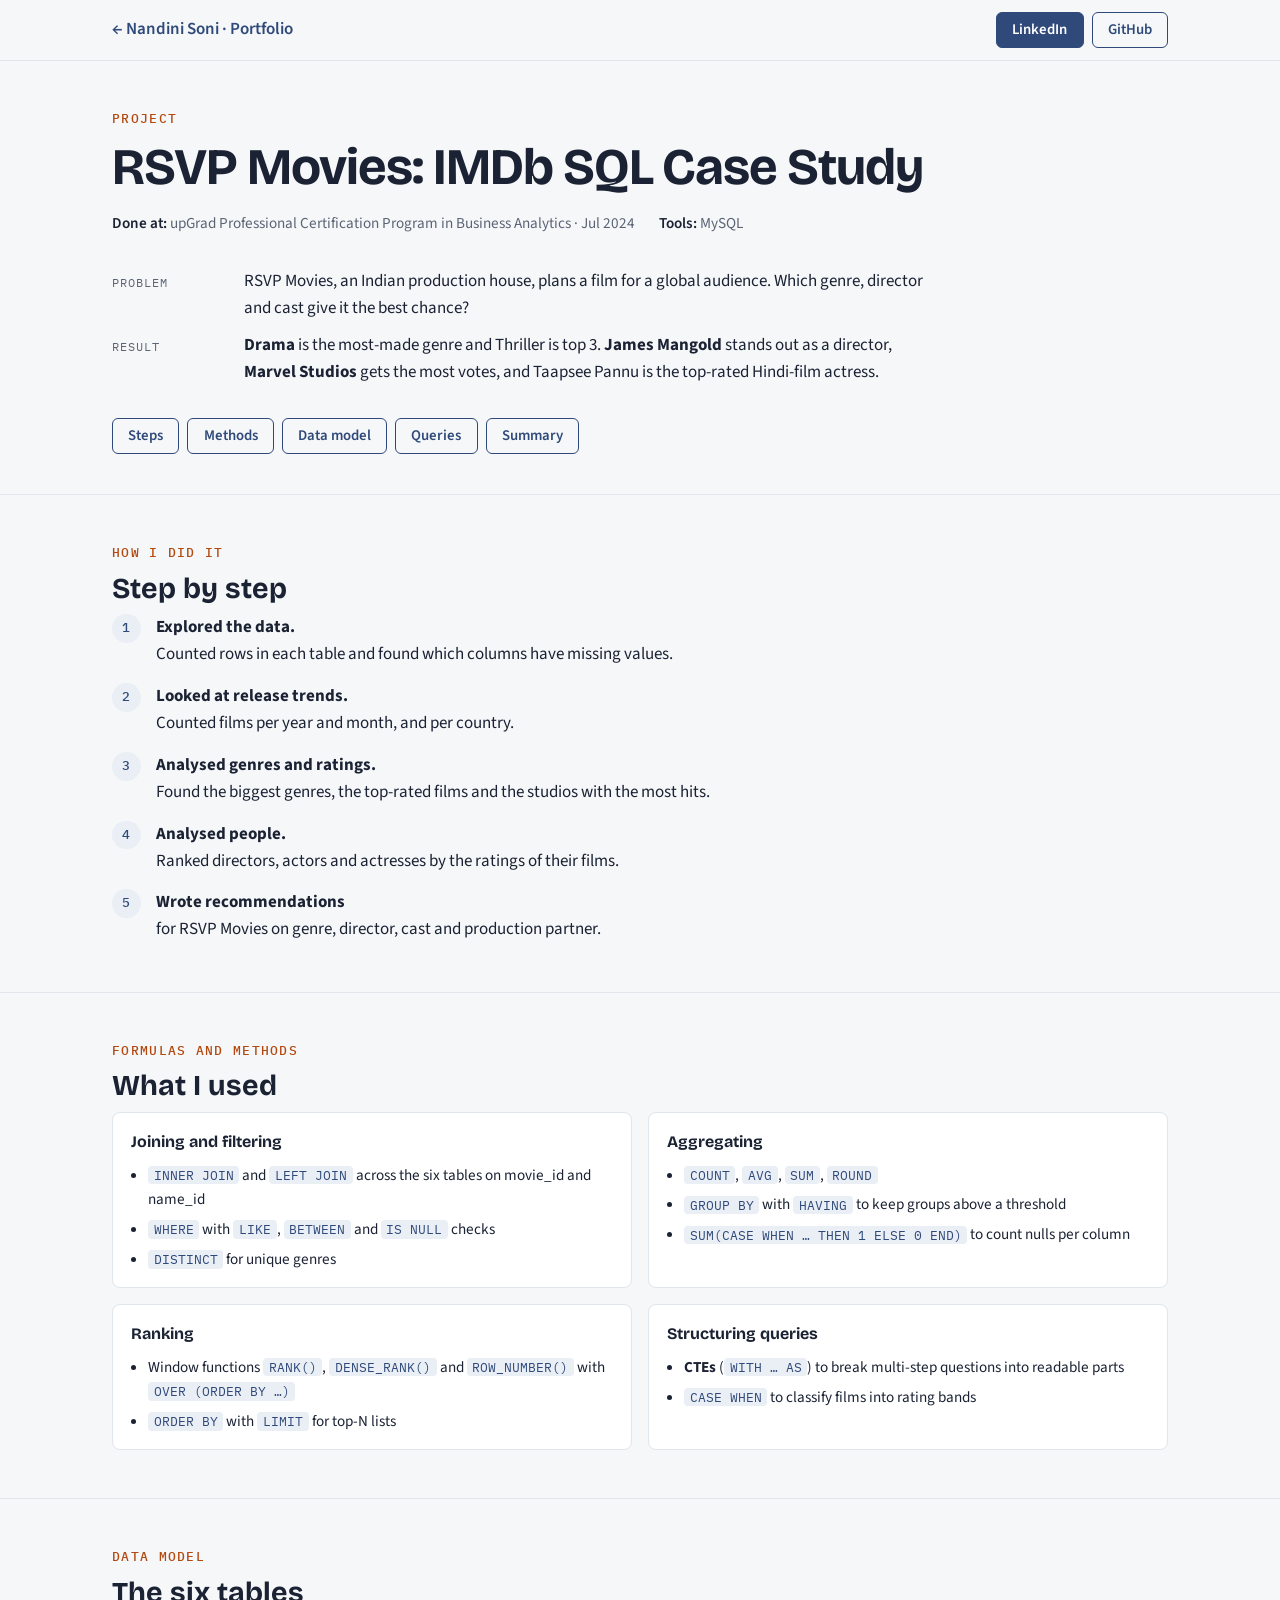
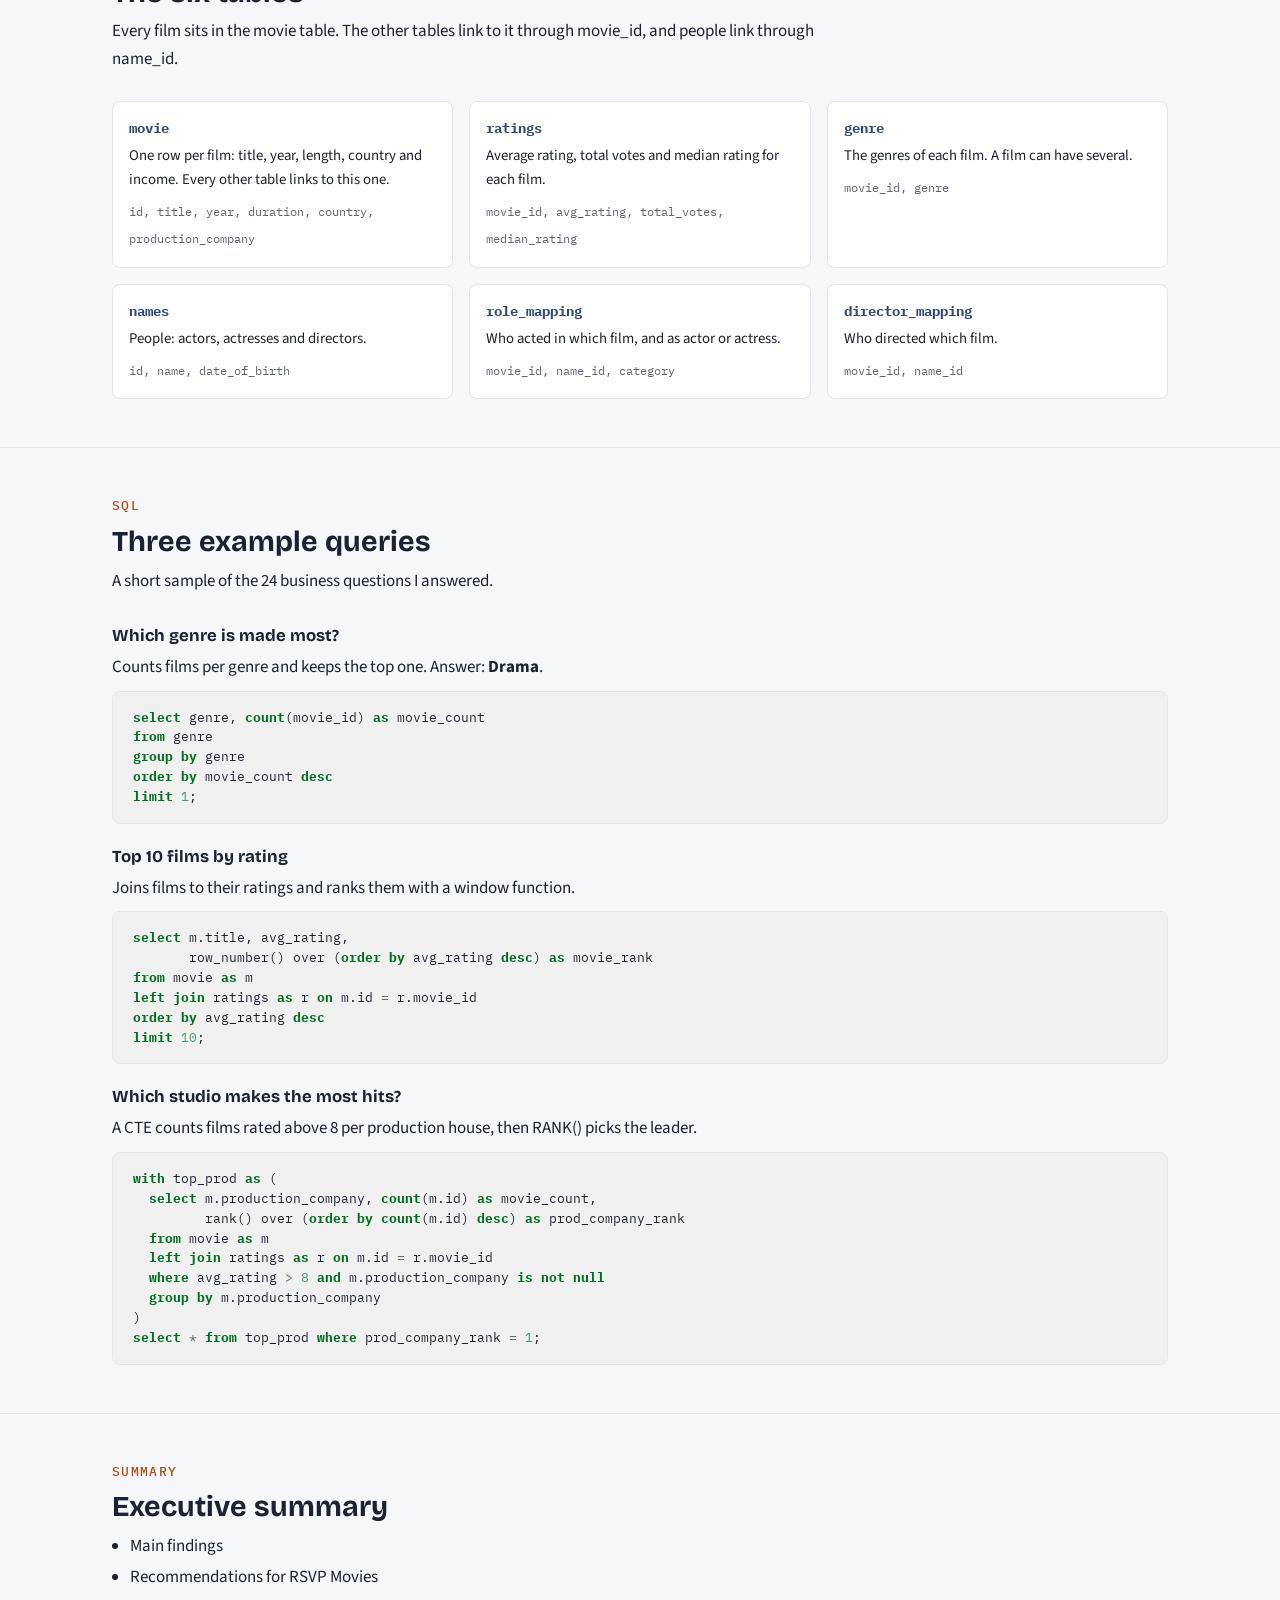
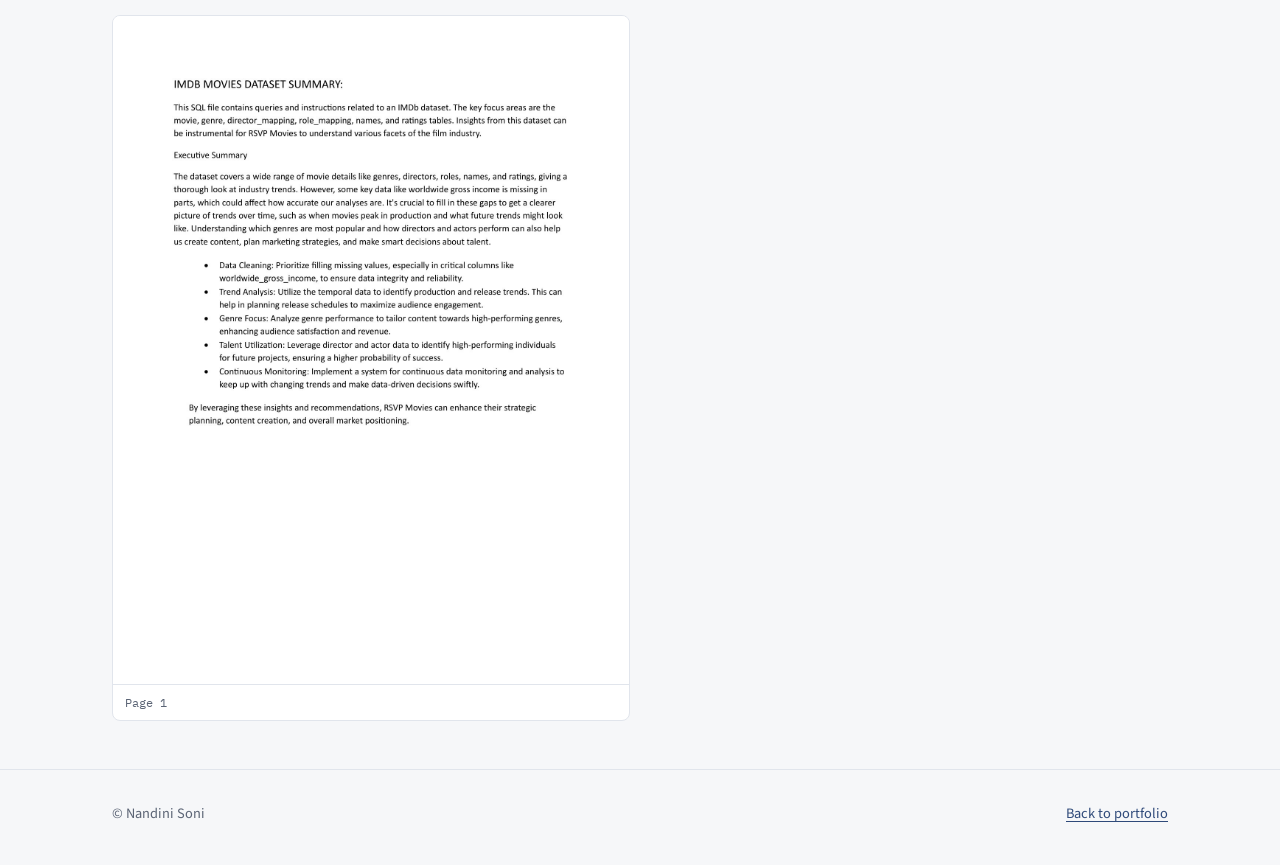
<file: projects/04-sql-rsvp-imdb-movies/index.html>
<!doctype html>
<html lang="en">
<head>
<meta charset="utf-8">
<meta name="viewport" content="width=device-width, initial-scale=1">
<title>RSVP Movies: IMDb SQL Case Study · Nandini Soni</title>
<meta name="description" content="RSVP Movies, an Indian production house, plans a film for a global audience. Which genre, director and cast give it the best chance?">
<link rel="preconnect" href="https://fonts.googleapis.com"><link rel="preconnect" href="https://fonts.gstatic.com" crossorigin><link rel="stylesheet" href="https://fonts.googleapis.com/css2?family=Bricolage+Grotesque:opsz,wght@12..96,500;12..96,700&family=Source+Sans+3:wght@400;600;700&family=IBM+Plex+Mono:wght@400;500&display=swap">
<link rel="stylesheet" href="../assets/project.css">
</head>
<body>
<div class="topbar"><div class="wrap">
  <a class="back" href="../../index.html">← Nandini Soni · Portfolio</a>
  <div class="profiles"><a class="btn primary" href="https://www.linkedin.com/in/soni-nandini" target="_blank" rel="noopener">LinkedIn</a><a class="btn" href="https://github.com/nandinisoni683" target="_blank" rel="noopener">GitHub</a></div>
</div></div>
<header><div class="wrap">
  <p class="eyebrow">Project</p>
  <h1>RSVP Movies: IMDb SQL Case Study</h1>
  <p class="meta"><span><b>Done at:</b> upGrad Professional Certification Program in Business Analytics · Jul 2024</span><span><b>Tools:</b> MySQL</span></p>
  <dl class="summary">
    <dt>Problem</dt><dd>RSVP Movies, an Indian production house, plans a film for a global audience. Which genre, director and cast give it the best chance?</dd>
    <dt>Result</dt><dd><b>Drama</b> is the most-made genre and Thriller is top 3. <b>James Mangold</b> stands out as a director, <b>Marvel Studios</b> gets the most votes, and Taapsee Pannu is the top-rated Hindi-film actress.</dd>
  </dl>
  <div class="jump"><a class="btn" href="#steps">Steps</a><a class="btn" href="#methods">Methods</a><a class="btn" href="#model">Data model</a><a class="btn" href="#queries">Queries</a><a class="btn" href="#summary">Summary</a></div>
</div></header>
<main>
<section id="steps"><div class="wrap"><p class="sec-id">How I did it</p><h2>Step by step</h2><ol class="steps"><li><span><b>Explored the data.</b>Counted rows in each table and found which columns have missing values.</span></li><li><span><b>Looked at release trends.</b>Counted films per year and month, and per country.</span></li><li><span><b>Analysed genres and ratings.</b>Found the biggest genres, the top-rated films and the studios with the most hits.</span></li><li><span><b>Analysed people.</b>Ranked directors, actors and actresses by the ratings of their films.</span></li><li><span><b>Wrote recommendations</b>for RSVP Movies on genre, director, cast and production partner.</span></li></ol></div></section>
<section id="methods"><div class="wrap"><p class="sec-id">Formulas and methods</p><h2>What I used</h2><div class="mgrid"><div class="mcard"><h3>Joining and filtering</h3><ul><li><code>INNER JOIN</code> and <code>LEFT JOIN</code> across the six tables on movie_id and name_id</li><li><code>WHERE</code> with <code>LIKE</code>, <code>BETWEEN</code> and <code>IS NULL</code> checks</li><li><code>DISTINCT</code> for unique genres</li></ul></div><div class="mcard"><h3>Aggregating</h3><ul><li><code>COUNT</code>, <code>AVG</code>, <code>SUM</code>, <code>ROUND</code></li><li><code>GROUP BY</code> with <code>HAVING</code> to keep groups above a threshold</li><li><code>SUM(CASE WHEN … THEN 1 ELSE 0 END)</code> to count nulls per column</li></ul></div><div class="mcard"><h3>Ranking</h3><ul><li>Window functions <code>RANK()</code>, <code>DENSE_RANK()</code> and <code>ROW_NUMBER()</code> with <code>OVER (ORDER BY …)</code></li><li><code>ORDER BY</code> with <code>LIMIT</code> for top-N lists</li></ul></div><div class="mcard"><h3>Structuring queries</h3><ul><li><b>CTEs</b> (<code>WITH … AS</code>) to break multi-step questions into readable parts</li><li><code>CASE WHEN</code> to classify films into rating bands</li></ul></div></div></div></section>
<section id="model"><div class="wrap"><p class="sec-id">Data model</p><h2>The six tables</h2><p class="lead">Every film sits in the movie table. The other tables link to it through movie_id, and people link through name_id.</p><div class="tables"><div><h3>movie</h3><p>One row per film: title, year, length, country and income. Every other table links to this one.</p><span class="cols">id, title, year, duration, country, production_company</span></div><div><h3>ratings</h3><p>Average rating, total votes and median rating for each film.</p><span class="cols">movie_id, avg_rating, total_votes, median_rating</span></div><div><h3>genre</h3><p>The genres of each film. A film can have several.</p><span class="cols">movie_id, genre</span></div><div><h3>names</h3><p>People: actors, actresses and directors.</p><span class="cols">id, name, date_of_birth</span></div><div><h3>role_mapping</h3><p>Who acted in which film, and as actor or actress.</p><span class="cols">movie_id, name_id, category</span></div><div><h3>director_mapping</h3><p>Who directed which film.</p><span class="cols">movie_id, name_id</span></div></div></div></section>
<section id="queries"><div class="wrap"><p class="sec-id">SQL</p><h2>Three example queries</h2><p class="lead">A short sample of the 24 business questions I answered.</p><div class="snips"><div class="snip"><h3>Which genre is made most?</h3><p>Counts films per genre and keeps the top one. Answer: <b>Drama</b>.</p><div class="code"><div class="highlight"><pre><span></span><span class="k">select</span><span class="w"> </span><span class="n">genre</span><span class="p">,</span><span class="w"> </span><span class="k">count</span><span class="p">(</span><span class="n">movie_id</span><span class="p">)</span><span class="w"> </span><span class="k">as</span><span class="w"> </span><span class="n">movie_count</span>
<span class="k">from</span><span class="w"> </span><span class="n">genre</span>
<span class="k">group</span><span class="w"> </span><span class="k">by</span><span class="w"> </span><span class="n">genre</span>
<span class="k">order</span><span class="w"> </span><span class="k">by</span><span class="w"> </span><span class="n">movie_count</span><span class="w"> </span><span class="k">desc</span>
<span class="k">limit</span><span class="w"> </span><span class="mi">1</span><span class="p">;</span>
</pre></div>
</div></div><div class="snip"><h3>Top 10 films by rating</h3><p>Joins films to their ratings and ranks them with a window function.</p><div class="code"><div class="highlight"><pre><span></span><span class="k">select</span><span class="w"> </span><span class="n">m</span><span class="p">.</span><span class="n">title</span><span class="p">,</span><span class="w"> </span><span class="n">avg_rating</span><span class="p">,</span>
<span class="w">       </span><span class="n">row_number</span><span class="p">()</span><span class="w"> </span><span class="n">over</span><span class="w"> </span><span class="p">(</span><span class="k">order</span><span class="w"> </span><span class="k">by</span><span class="w"> </span><span class="n">avg_rating</span><span class="w"> </span><span class="k">desc</span><span class="p">)</span><span class="w"> </span><span class="k">as</span><span class="w"> </span><span class="n">movie_rank</span>
<span class="k">from</span><span class="w"> </span><span class="n">movie</span><span class="w"> </span><span class="k">as</span><span class="w"> </span><span class="n">m</span>
<span class="k">left</span><span class="w"> </span><span class="k">join</span><span class="w"> </span><span class="n">ratings</span><span class="w"> </span><span class="k">as</span><span class="w"> </span><span class="n">r</span><span class="w"> </span><span class="k">on</span><span class="w"> </span><span class="n">m</span><span class="p">.</span><span class="n">id</span><span class="w"> </span><span class="o">=</span><span class="w"> </span><span class="n">r</span><span class="p">.</span><span class="n">movie_id</span>
<span class="k">order</span><span class="w"> </span><span class="k">by</span><span class="w"> </span><span class="n">avg_rating</span><span class="w"> </span><span class="k">desc</span>
<span class="k">limit</span><span class="w"> </span><span class="mi">10</span><span class="p">;</span>
</pre></div>
</div></div><div class="snip"><h3>Which studio makes the most hits?</h3><p>A CTE counts films rated above 8 per production house, then RANK() picks the leader.</p><div class="code"><div class="highlight"><pre><span></span><span class="k">with</span><span class="w"> </span><span class="n">top_prod</span><span class="w"> </span><span class="k">as</span><span class="w"> </span><span class="p">(</span>
<span class="w">  </span><span class="k">select</span><span class="w"> </span><span class="n">m</span><span class="p">.</span><span class="n">production_company</span><span class="p">,</span><span class="w"> </span><span class="k">count</span><span class="p">(</span><span class="n">m</span><span class="p">.</span><span class="n">id</span><span class="p">)</span><span class="w"> </span><span class="k">as</span><span class="w"> </span><span class="n">movie_count</span><span class="p">,</span>
<span class="w">         </span><span class="n">rank</span><span class="p">()</span><span class="w"> </span><span class="n">over</span><span class="w"> </span><span class="p">(</span><span class="k">order</span><span class="w"> </span><span class="k">by</span><span class="w"> </span><span class="k">count</span><span class="p">(</span><span class="n">m</span><span class="p">.</span><span class="n">id</span><span class="p">)</span><span class="w"> </span><span class="k">desc</span><span class="p">)</span><span class="w"> </span><span class="k">as</span><span class="w"> </span><span class="n">prod_company_rank</span>
<span class="w">  </span><span class="k">from</span><span class="w"> </span><span class="n">movie</span><span class="w"> </span><span class="k">as</span><span class="w"> </span><span class="n">m</span>
<span class="w">  </span><span class="k">left</span><span class="w"> </span><span class="k">join</span><span class="w"> </span><span class="n">ratings</span><span class="w"> </span><span class="k">as</span><span class="w"> </span><span class="n">r</span><span class="w"> </span><span class="k">on</span><span class="w"> </span><span class="n">m</span><span class="p">.</span><span class="n">id</span><span class="w"> </span><span class="o">=</span><span class="w"> </span><span class="n">r</span><span class="p">.</span><span class="n">movie_id</span>
<span class="w">  </span><span class="k">where</span><span class="w"> </span><span class="n">avg_rating</span><span class="w"> </span><span class="o">&gt;</span><span class="w"> </span><span class="mi">8</span><span class="w"> </span><span class="k">and</span><span class="w"> </span><span class="n">m</span><span class="p">.</span><span class="n">production_company</span><span class="w"> </span><span class="k">is</span><span class="w"> </span><span class="k">not</span><span class="w"> </span><span class="k">null</span>
<span class="w">  </span><span class="k">group</span><span class="w"> </span><span class="k">by</span><span class="w"> </span><span class="n">m</span><span class="p">.</span><span class="n">production_company</span>
<span class="p">)</span>
<span class="k">select</span><span class="w"> </span><span class="o">*</span><span class="w"> </span><span class="k">from</span><span class="w"> </span><span class="n">top_prod</span><span class="w"> </span><span class="k">where</span><span class="w"> </span><span class="n">prod_company_rank</span><span class="w"> </span><span class="o">=</span><span class="w"> </span><span class="mi">1</span><span class="p">;</span>
</pre></div>
</div></div></div></div></section>
<section id="summary"><div class="wrap"><p class="sec-id">Summary</p><h2>Executive summary</h2><ul class="inside"><li>Main findings</li><li>Recommendations for RSVP Movies</li></ul><div class="slides"><figure><a href="img/p-1.jpg" target="_blank" rel="noopener"><img src="img/p-1.jpg" alt="Executive summary, page 1" loading="lazy"></a><figcaption>Page 1</figcaption></figure>
</div></div></section>

</main>
<footer><div class="wrap"><span>© Nandini Soni</span><a href="../../index.html">Back to portfolio</a></div></footer>
</body>
</html>
</file>
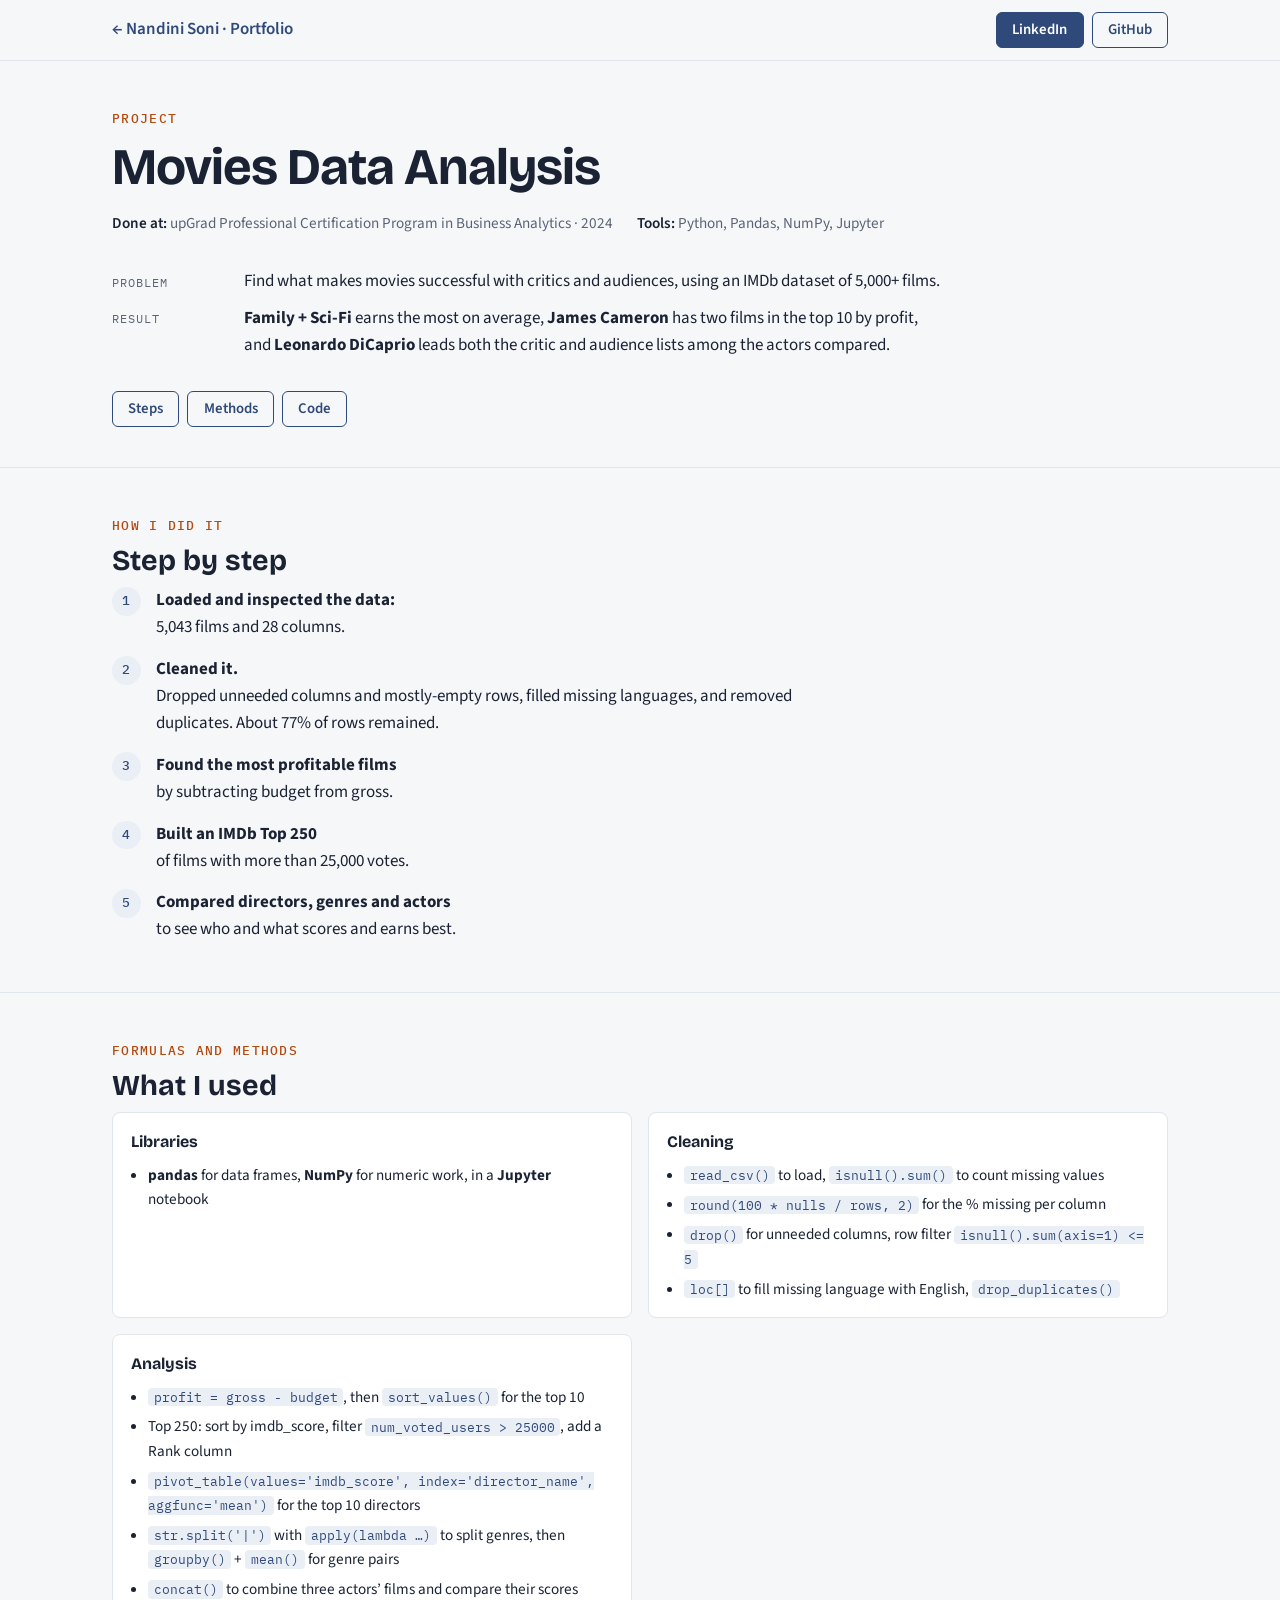
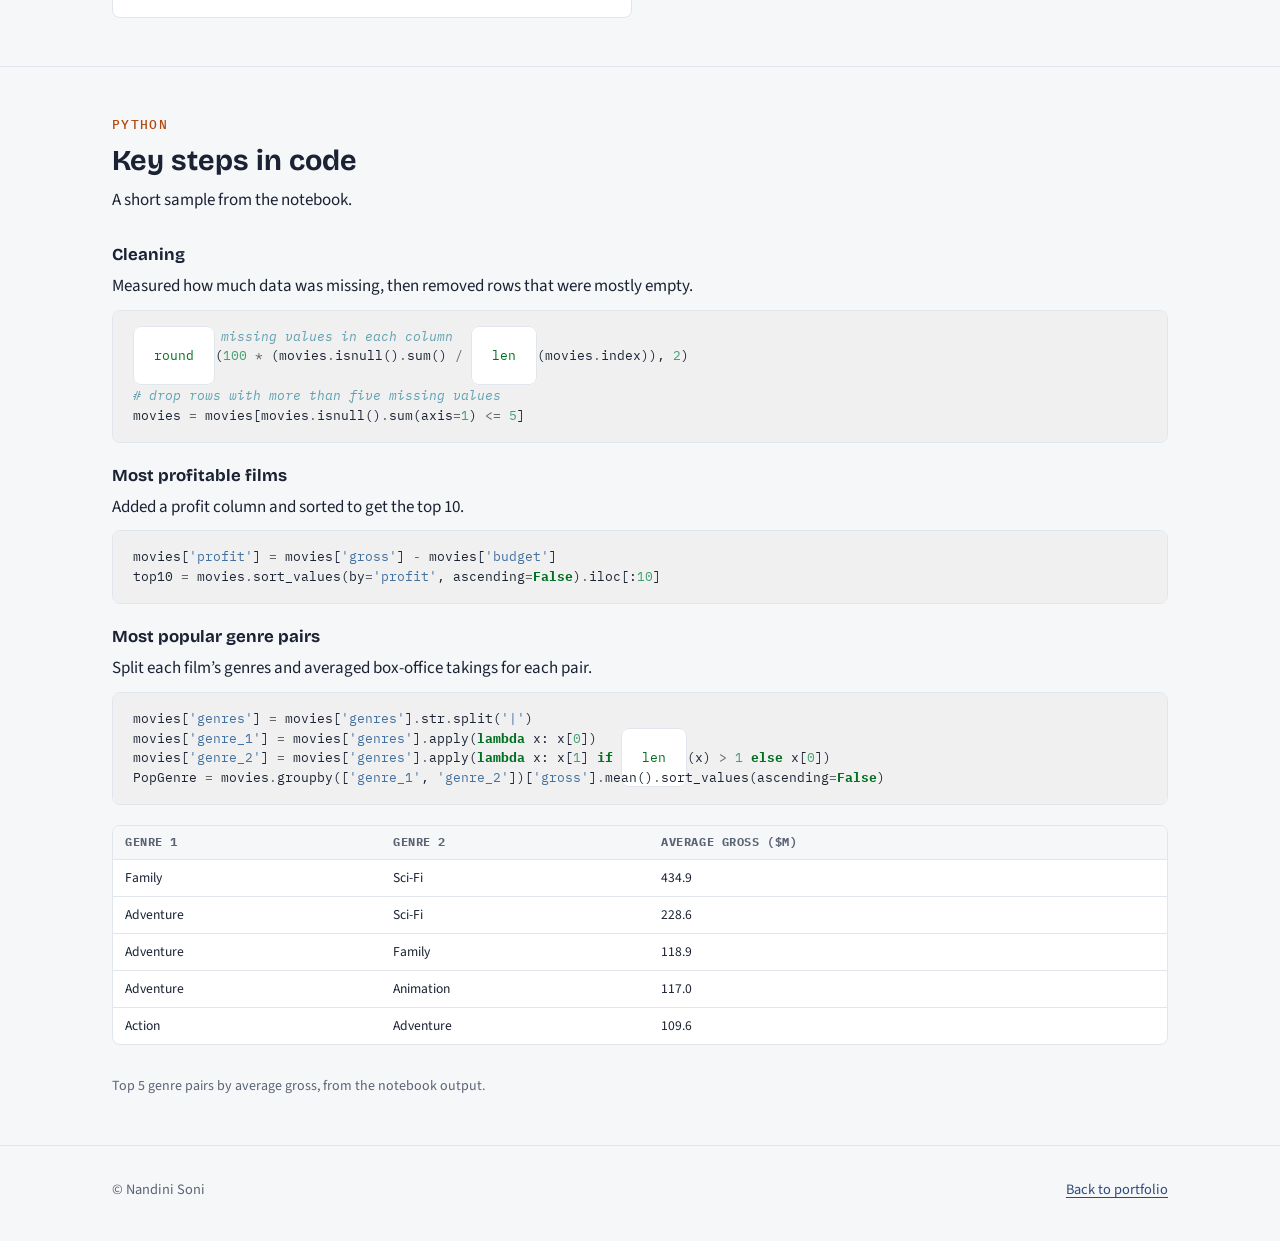
<file: projects/05-python-movies-eda/index.html>
<!doctype html>
<html lang="en">
<head>
<meta charset="utf-8">
<meta name="viewport" content="width=device-width, initial-scale=1">
<title>Movies Data Analysis · Nandini Soni</title>
<meta name="description" content="Find what makes movies successful with critics and audiences, using an IMDb dataset of 5,000+ films.">
<link rel="preconnect" href="https://fonts.googleapis.com"><link rel="preconnect" href="https://fonts.gstatic.com" crossorigin><link rel="stylesheet" href="https://fonts.googleapis.com/css2?family=Bricolage+Grotesque:opsz,wght@12..96,500;12..96,700&family=Source+Sans+3:wght@400;600;700&family=IBM+Plex+Mono:wght@400;500&display=swap">
<link rel="stylesheet" href="../assets/project.css">
</head>
<body>
<div class="topbar"><div class="wrap">
  <a class="back" href="../../index.html">← Nandini Soni · Portfolio</a>
  <div class="profiles"><a class="btn primary" href="https://www.linkedin.com/in/soni-nandini" target="_blank" rel="noopener">LinkedIn</a><a class="btn" href="https://github.com/nandinisoni683" target="_blank" rel="noopener">GitHub</a></div>
</div></div>
<header><div class="wrap">
  <p class="eyebrow">Project</p>
  <h1>Movies Data Analysis</h1>
  <p class="meta"><span><b>Done at:</b> upGrad Professional Certification Program in Business Analytics · 2024</span><span><b>Tools:</b> Python, Pandas, NumPy, Jupyter</span></p>
  <dl class="summary">
    <dt>Problem</dt><dd>Find what makes movies successful with critics and audiences, using an IMDb dataset of 5,000+ films.</dd>
    <dt>Result</dt><dd><b>Family + Sci-Fi</b> earns the most on average, <b>James Cameron</b> has two films in the top 10 by profit, and <b>Leonardo DiCaprio</b> leads both the critic and audience lists among the actors compared.</dd>
  </dl>
  <div class="jump"><a class="btn" href="#steps">Steps</a><a class="btn" href="#methods">Methods</a><a class="btn" href="#code">Code</a></div>
</div></header>
<main>
<section id="steps"><div class="wrap"><p class="sec-id">How I did it</p><h2>Step by step</h2><ol class="steps"><li><span><b>Loaded and inspected the data:</b> 5,043 films and 28 columns.</span></li><li><span><b>Cleaned it.</b>Dropped unneeded columns and mostly-empty rows, filled missing languages, and removed duplicates. About 77% of rows remained.</span></li><li><span><b>Found the most profitable films</b>by subtracting budget from gross.</span></li><li><span><b>Built an IMDb Top 250</b>of films with more than 25,000 votes.</span></li><li><span><b>Compared directors, genres and actors</b>to see who and what scores and earns best.</span></li></ol></div></section>
<section id="methods"><div class="wrap"><p class="sec-id">Formulas and methods</p><h2>What I used</h2><div class="mgrid"><div class="mcard"><h3>Libraries</h3><ul><li><b>pandas</b> for data frames, <b>NumPy</b> for numeric work, in a <b>Jupyter</b> notebook</li></ul></div><div class="mcard"><h3>Cleaning</h3><ul><li><code>read_csv()</code> to load, <code>isnull().sum()</code> to count missing values</li><li><code>round(100 * nulls / rows, 2)</code> for the % missing per column</li><li><code>drop()</code> for unneeded columns, row filter <code>isnull().sum(axis=1) &lt;= 5</code></li><li><code>loc[]</code> to fill missing language with English, <code>drop_duplicates()</code></li></ul></div><div class="mcard"><h3>Analysis</h3><ul><li><code>profit = gross - budget</code>, then <code>sort_values()</code> for the top 10</li><li>Top 250: sort by imdb_score, filter <code>num_voted_users &gt; 25000</code>, add a Rank column</li><li><code>pivot_table(values='imdb_score', index='director_name', aggfunc='mean')</code> for the top 10 directors</li><li><code>str.split('|')</code> with <code>apply(lambda …)</code> to split genres, then <code>groupby()</code> + <code>mean()</code> for genre pairs</li><li><code>concat()</code> to combine three actors&#8217; films and compare their scores</li></ul></div></div></div></section>
<section id="code"><div class="wrap"><p class="sec-id">Python</p><h2>Key steps in code</h2><p class="lead">A short sample from the notebook.</p><div class="snips"><div class="snip"><h3>Cleaning</h3><p>Measured how much data was missing, then removed rows that were mostly empty.</p><div class="code"><div class="highlight"><pre><span></span><span class="c1"># share of missing values in each column</span>
<span class="nb">round</span><span class="p">(</span><span class="mi">100</span> <span class="o">*</span> <span class="p">(</span><span class="n">movies</span><span class="o">.</span><span class="n">isnull</span><span class="p">()</span><span class="o">.</span><span class="n">sum</span><span class="p">()</span> <span class="o">/</span> <span class="nb">len</span><span class="p">(</span><span class="n">movies</span><span class="o">.</span><span class="n">index</span><span class="p">)),</span> <span class="mi">2</span><span class="p">)</span>

<span class="c1"># drop rows with more than five missing values</span>
<span class="n">movies</span> <span class="o">=</span> <span class="n">movies</span><span class="p">[</span><span class="n">movies</span><span class="o">.</span><span class="n">isnull</span><span class="p">()</span><span class="o">.</span><span class="n">sum</span><span class="p">(</span><span class="n">axis</span><span class="o">=</span><span class="mi">1</span><span class="p">)</span> <span class="o">&lt;=</span> <span class="mi">5</span><span class="p">]</span>
</pre></div>
</div></div><div class="snip"><h3>Most profitable films</h3><p>Added a profit column and sorted to get the top 10.</p><div class="code"><div class="highlight"><pre><span></span><span class="n">movies</span><span class="p">[</span><span class="s1">'profit'</span><span class="p">]</span> <span class="o">=</span> <span class="n">movies</span><span class="p">[</span><span class="s1">'gross'</span><span class="p">]</span> <span class="o">-</span> <span class="n">movies</span><span class="p">[</span><span class="s1">'budget'</span><span class="p">]</span>
<span class="n">top10</span> <span class="o">=</span> <span class="n">movies</span><span class="o">.</span><span class="n">sort_values</span><span class="p">(</span><span class="n">by</span><span class="o">=</span><span class="s1">'profit'</span><span class="p">,</span> <span class="n">ascending</span><span class="o">=</span><span class="kc">False</span><span class="p">)</span><span class="o">.</span><span class="n">iloc</span><span class="p">[:</span><span class="mi">10</span><span class="p">]</span>
</pre></div>
</div></div><div class="snip"><h3>Most popular genre pairs</h3><p>Split each film&#8217;s genres and averaged box-office takings for each pair.</p><div class="code"><div class="highlight"><pre><span></span><span class="n">movies</span><span class="p">[</span><span class="s1">'genres'</span><span class="p">]</span> <span class="o">=</span> <span class="n">movies</span><span class="p">[</span><span class="s1">'genres'</span><span class="p">]</span><span class="o">.</span><span class="n">str</span><span class="o">.</span><span class="n">split</span><span class="p">(</span><span class="s1">'|'</span><span class="p">)</span>
<span class="n">movies</span><span class="p">[</span><span class="s1">'genre_1'</span><span class="p">]</span> <span class="o">=</span> <span class="n">movies</span><span class="p">[</span><span class="s1">'genres'</span><span class="p">]</span><span class="o">.</span><span class="n">apply</span><span class="p">(</span><span class="k">lambda</span> <span class="n">x</span><span class="p">:</span> <span class="n">x</span><span class="p">[</span><span class="mi">0</span><span class="p">])</span>
<span class="n">movies</span><span class="p">[</span><span class="s1">'genre_2'</span><span class="p">]</span> <span class="o">=</span> <span class="n">movies</span><span class="p">[</span><span class="s1">'genres'</span><span class="p">]</span><span class="o">.</span><span class="n">apply</span><span class="p">(</span><span class="k">lambda</span> <span class="n">x</span><span class="p">:</span> <span class="n">x</span><span class="p">[</span><span class="mi">1</span><span class="p">]</span> <span class="k">if</span> <span class="nb">len</span><span class="p">(</span><span class="n">x</span><span class="p">)</span> <span class="o">&gt;</span> <span class="mi">1</span> <span class="k">else</span> <span class="n">x</span><span class="p">[</span><span class="mi">0</span><span class="p">])</span>
<span class="n">PopGenre</span> <span class="o">=</span> <span class="n">movies</span><span class="o">.</span><span class="n">groupby</span><span class="p">([</span><span class="s1">'genre_1'</span><span class="p">,</span> <span class="s1">'genre_2'</span><span class="p">])[</span><span class="s1">'gross'</span><span class="p">]</span><span class="o">.</span><span class="n">mean</span><span class="p">()</span><span class="o">.</span><span class="n">sort_values</span><span class="p">(</span><span class="n">ascending</span><span class="o">=</span><span class="kc">False</span><span class="p">)</span>
</pre></div>
</div></div><div class="table-wrap"><table class="data"><thead><tr><th>Genre 1</th><th>Genre 2</th><th>Average gross ($M)</th></tr></thead><tbody><tr><td>Family</td><td>Sci-Fi</td><td>434.9</td></tr><tr><td>Adventure</td><td>Sci-Fi</td><td>228.6</td></tr><tr><td>Adventure</td><td>Family</td><td>118.9</td></tr><tr><td>Adventure</td><td>Animation</td><td>117.0</td></tr><tr><td>Action</td><td>Adventure</td><td>109.6</td></tr></tbody></table></div><p class="caption">Top 5 genre pairs by average gross, from the notebook output.</p></div></div></section>

</main>
<footer><div class="wrap"><span>© Nandini Soni</span><a href="../../index.html">Back to portfolio</a></div></footer>
</body>
</html>
</file>
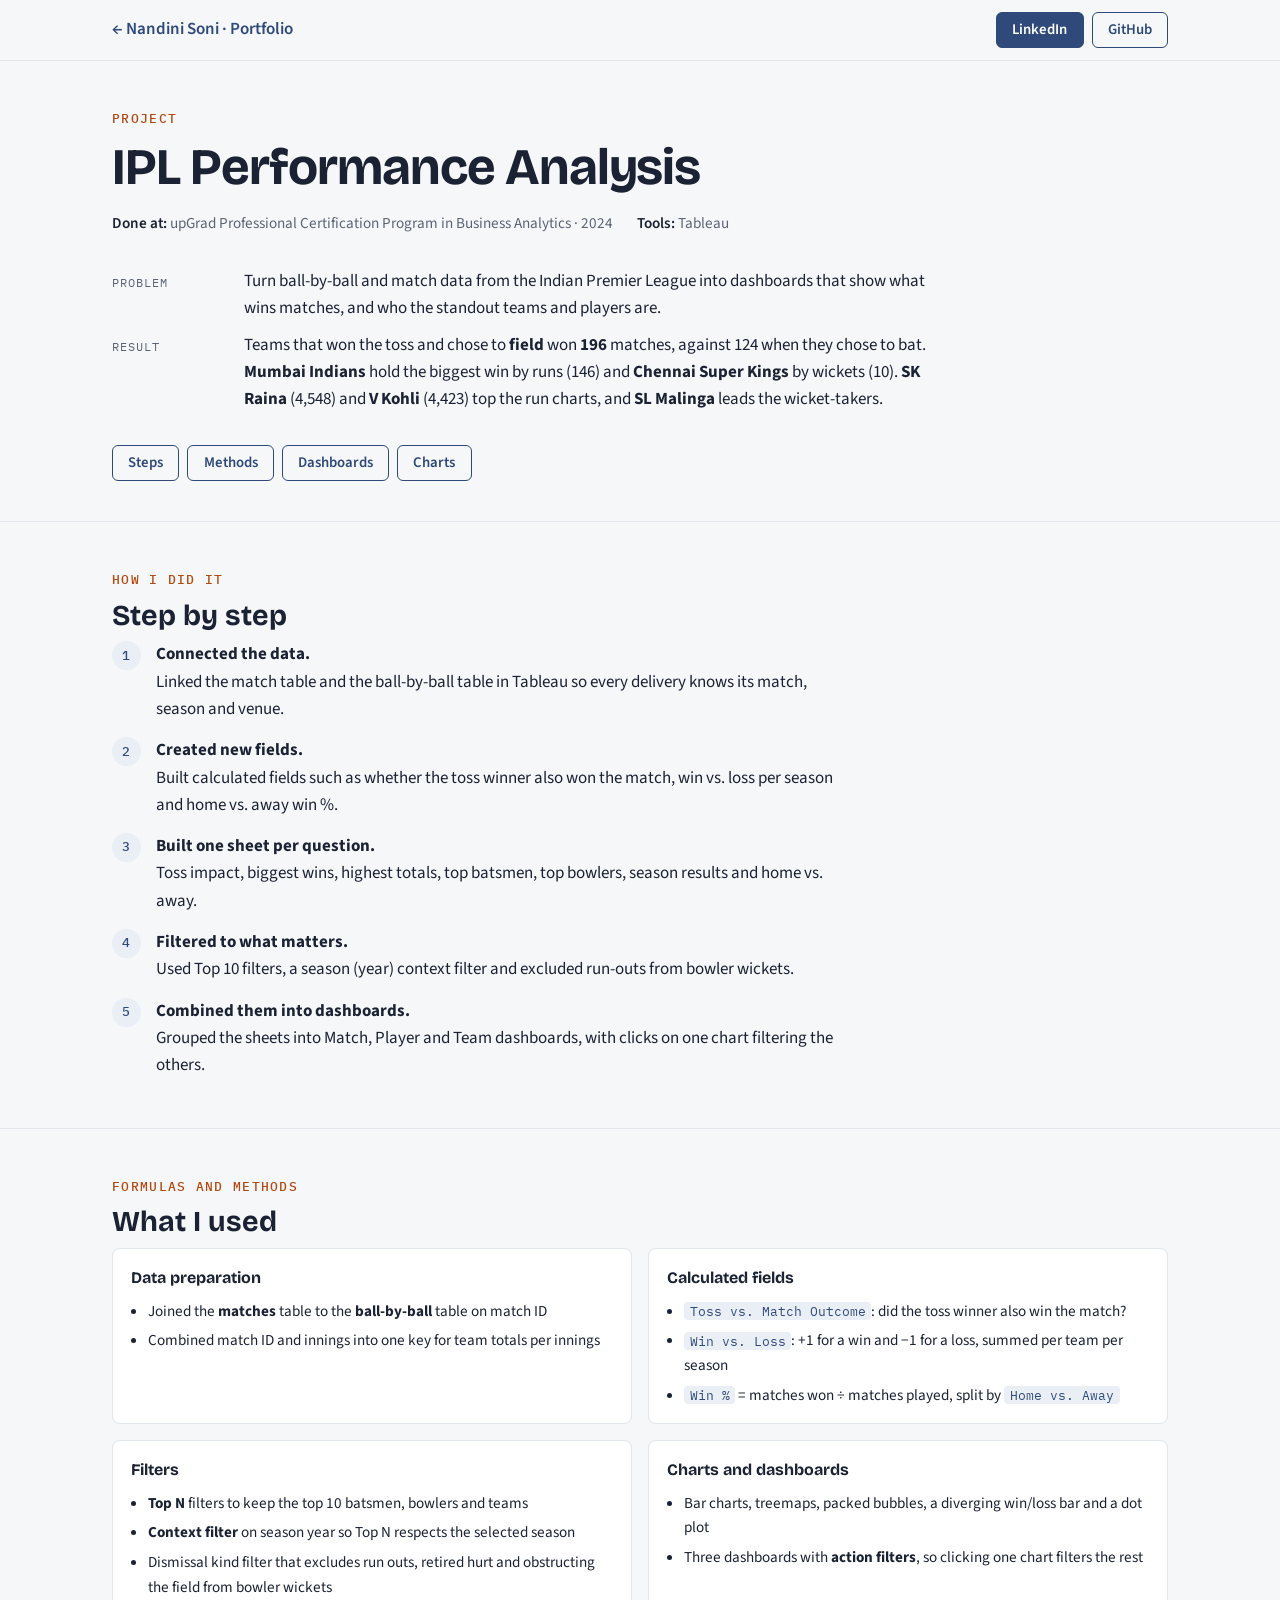
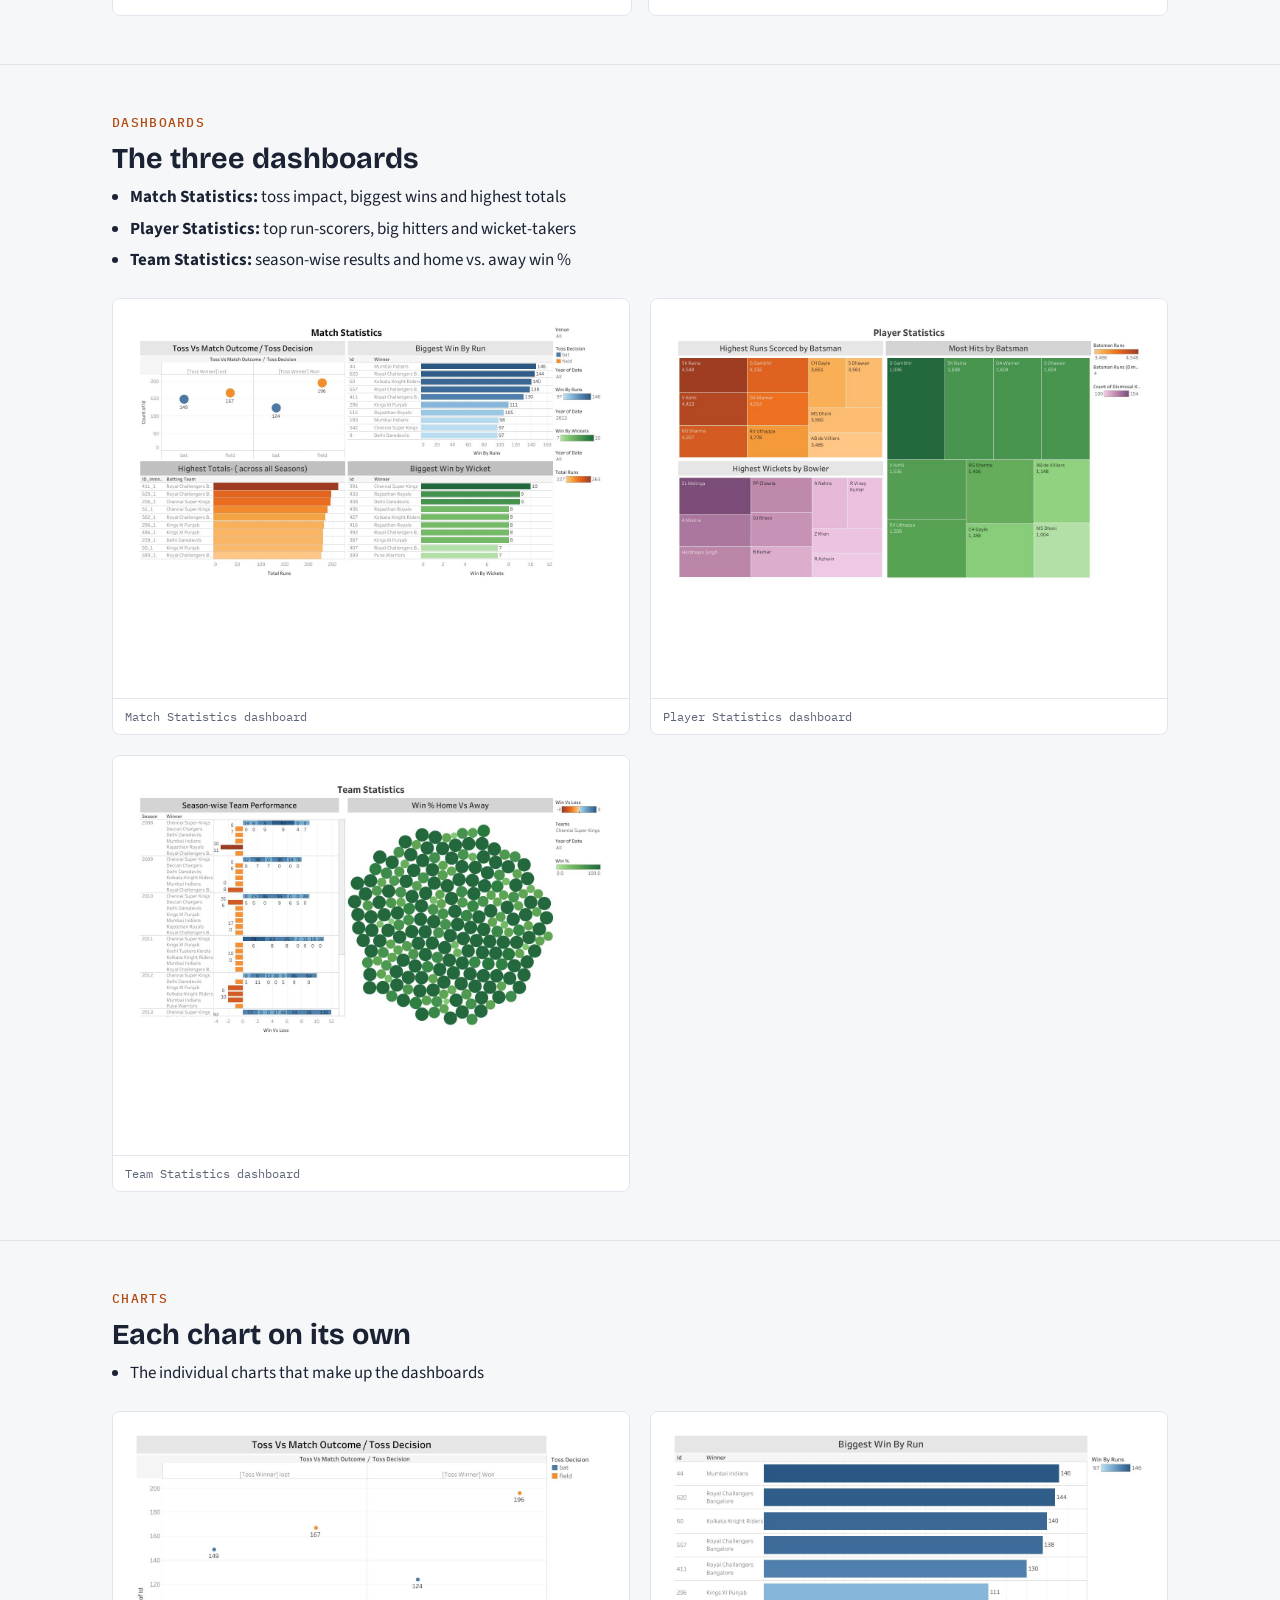
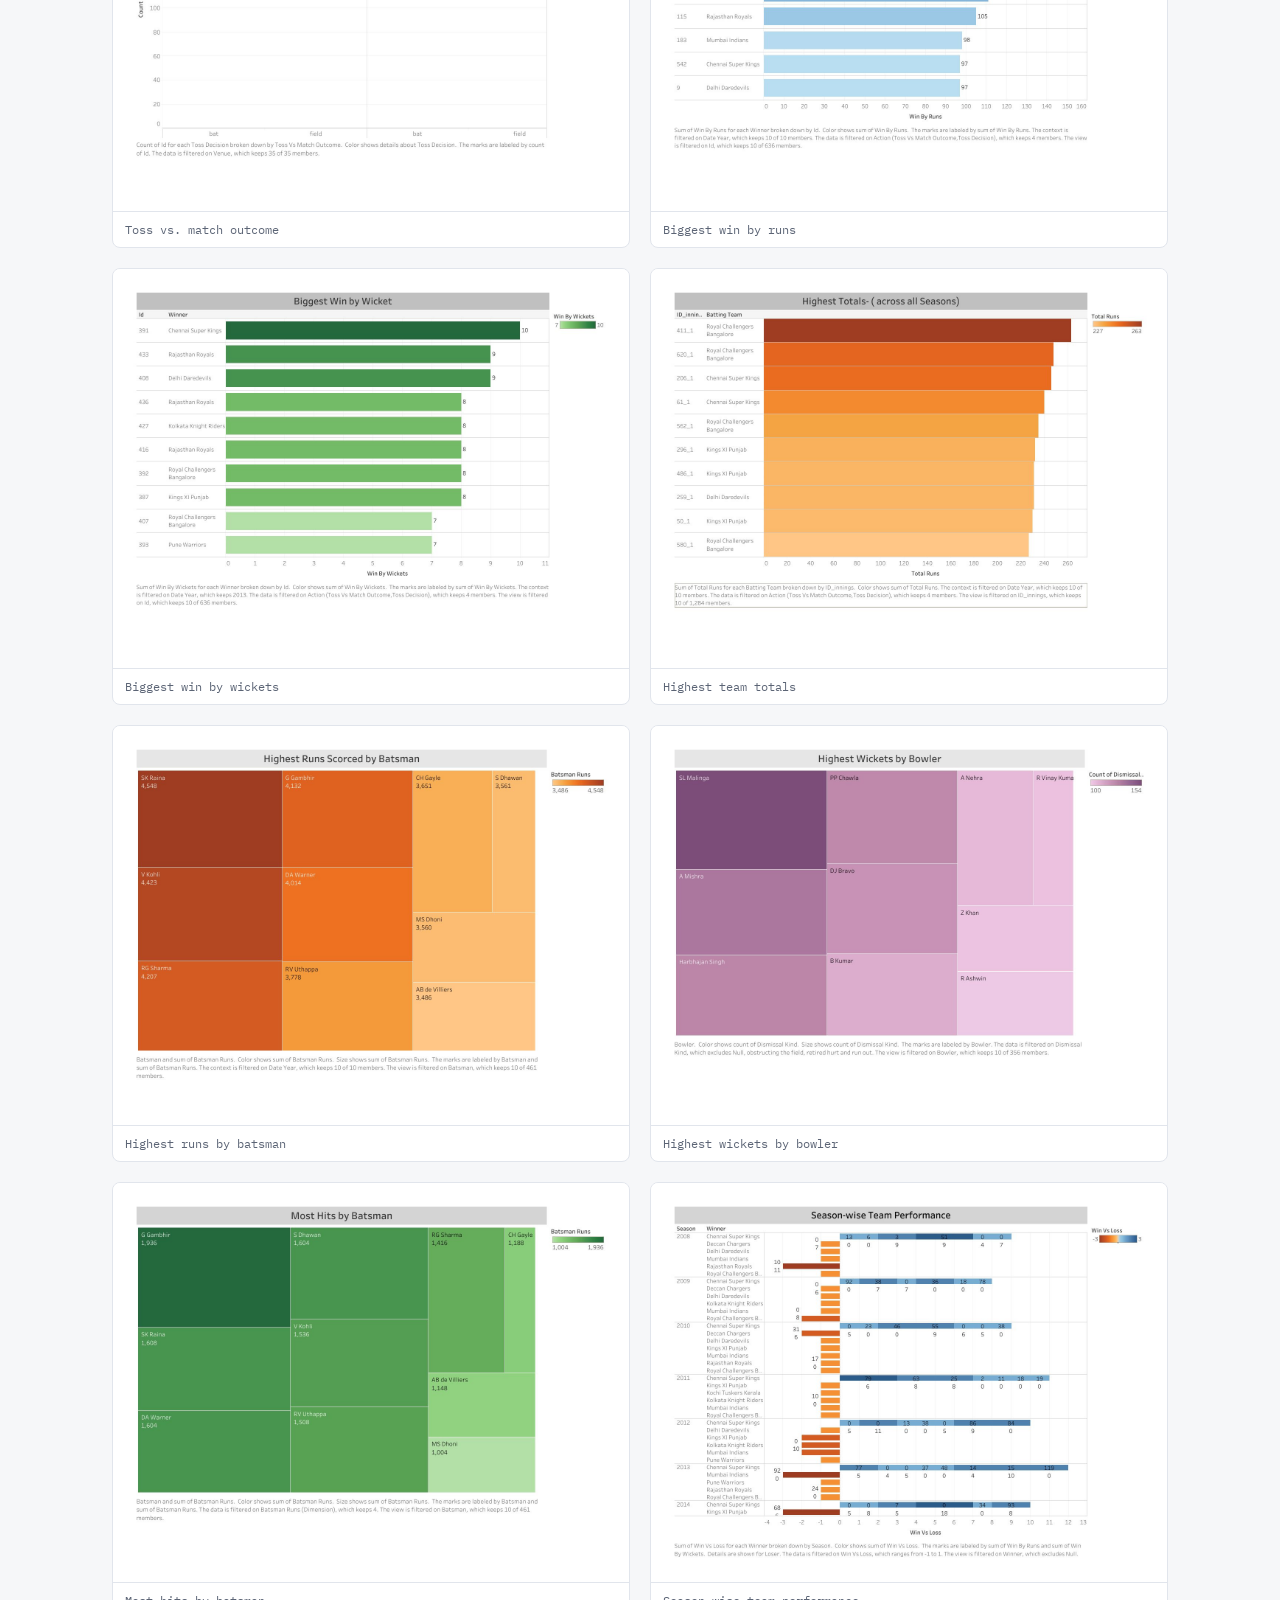
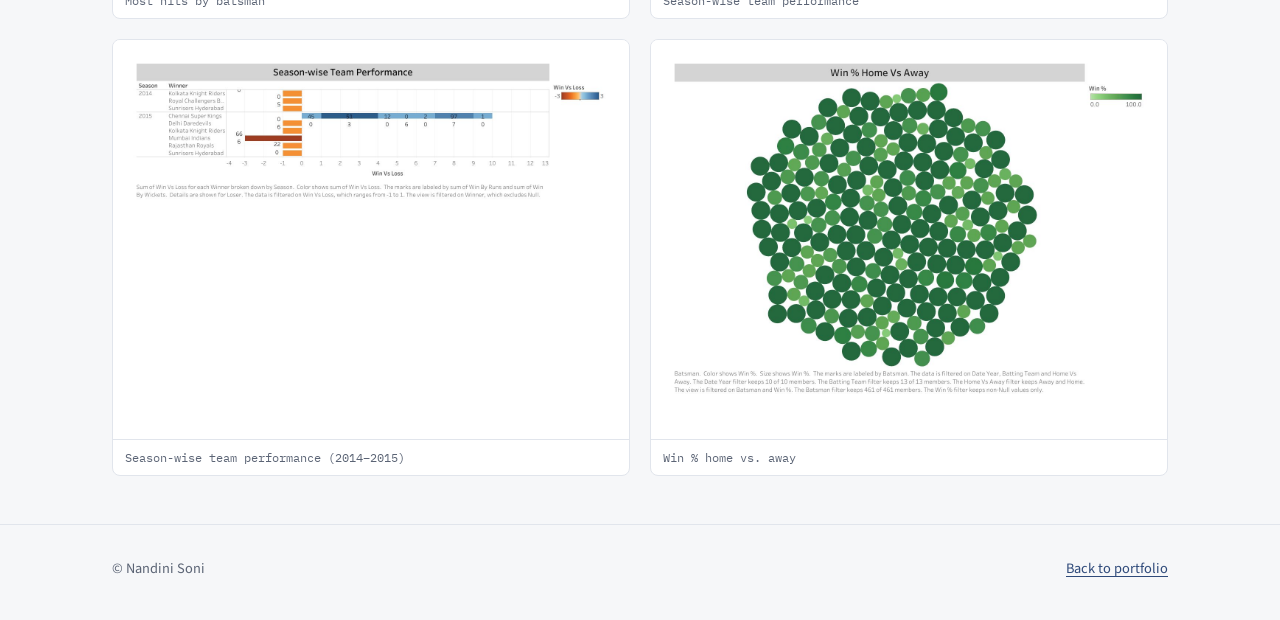
<file: projects/06-ipl-tableau-dashboard/index.html>
<!doctype html>
<html lang="en">
<head>
<meta charset="utf-8">
<meta name="viewport" content="width=device-width, initial-scale=1">
<title>IPL Performance Analysis · Nandini Soni</title>
<meta name="description" content="Turn ball-by-ball and match data from the Indian Premier League into dashboards that show what wins matches, and who the standout teams and players are.">
<link rel="preconnect" href="https://fonts.googleapis.com"><link rel="preconnect" href="https://fonts.gstatic.com" crossorigin><link rel="stylesheet" href="https://fonts.googleapis.com/css2?family=Bricolage+Grotesque:opsz,wght@12..96,500;12..96,700&family=Source+Sans+3:wght@400;600;700&family=IBM+Plex+Mono:wght@400;500&display=swap">
<link rel="stylesheet" href="../assets/project.css">
</head>
<body>
<div class="topbar"><div class="wrap">
  <a class="back" href="../../index.html">← Nandini Soni · Portfolio</a>
  <div class="profiles"><a class="btn primary" href="https://www.linkedin.com/in/soni-nandini" target="_blank" rel="noopener">LinkedIn</a><a class="btn" href="https://github.com/nandinisoni683" target="_blank" rel="noopener">GitHub</a></div>
</div></div>
<header><div class="wrap">
  <p class="eyebrow">Project</p>
  <h1>IPL Performance Analysis</h1>
  <p class="meta"><span><b>Done at:</b> upGrad Professional Certification Program in Business Analytics · 2024</span><span><b>Tools:</b> Tableau</span></p>
  <dl class="summary">
    <dt>Problem</dt><dd>Turn ball-by-ball and match data from the Indian Premier League into dashboards that show what wins matches, and who the standout teams and players are.</dd>
    <dt>Result</dt><dd>Teams that won the toss and chose to <b>field</b> won <b>196</b> matches, against 124 when they chose to bat. <b>Mumbai Indians</b> hold the biggest win by runs (146) and <b>Chennai Super Kings</b> by wickets (10). <b>SK Raina</b> (4,548) and <b>V Kohli</b> (4,423) top the run charts, and <b>SL Malinga</b> leads the wicket-takers.</dd>
  </dl>
  <div class="jump"><a class="btn" href="#steps">Steps</a><a class="btn" href="#methods">Methods</a><a class="btn" href="#dashboards">Dashboards</a><a class="btn" href="#sheets">Charts</a></div>
</div></header>
<main>
<section id="steps"><div class="wrap"><p class="sec-id">How I did it</p><h2>Step by step</h2><ol class="steps"><li><span><b>Connected the data.</b>Linked the match table and the ball-by-ball table in Tableau so every delivery knows its match, season and venue.</span></li><li><span><b>Created new fields.</b>Built calculated fields such as whether the toss winner also won the match, win vs. loss per season and home vs. away win %.</span></li><li><span><b>Built one sheet per question.</b>Toss impact, biggest wins, highest totals, top batsmen, top bowlers, season results and home vs. away.</span></li><li><span><b>Filtered to what matters.</b>Used Top 10 filters, a season (year) context filter and excluded run-outs from bowler wickets.</span></li><li><span><b>Combined them into dashboards.</b>Grouped the sheets into Match, Player and Team dashboards, with clicks on one chart filtering the others.</span></li></ol></div></section>
<section id="methods"><div class="wrap"><p class="sec-id">Formulas and methods</p><h2>What I used</h2><div class="mgrid"><div class="mcard"><h3>Data preparation</h3><ul><li>Joined the <b>matches</b> table to the <b>ball-by-ball</b> table on match ID</li><li>Combined match ID and innings into one key for team totals per innings</li></ul></div><div class="mcard"><h3>Calculated fields</h3><ul><li><code>Toss vs. Match Outcome</code>: did the toss winner also win the match?</li><li><code>Win vs. Loss</code>: +1 for a win and −1 for a loss, summed per team per season</li><li><code>Win %</code> = matches won ÷ matches played, split by <code>Home vs. Away</code></li></ul></div><div class="mcard"><h3>Filters</h3><ul><li><b>Top N</b> filters to keep the top 10 batsmen, bowlers and teams</li><li><b>Context filter</b> on season year so Top N respects the selected season</li><li>Dismissal kind filter that excludes run outs, retired hurt and obstructing the field from bowler wickets</li></ul></div><div class="mcard"><h3>Charts and dashboards</h3><ul><li>Bar charts, treemaps, packed bubbles, a diverging win/loss bar and a dot plot</li><li>Three dashboards with <b>action filters</b>, so clicking one chart filters the rest</li></ul></div></div></div></section>
<section id="dashboards"><div class="wrap"><p class="sec-id">Dashboards</p><h2>The three dashboards</h2><ul class="inside"><li><b>Match Statistics:</b> toss impact, biggest wins and highest totals</li><li><b>Player Statistics:</b> top run-scorers, big hitters and wicket-takers</li><li><b>Team Statistics:</b> season-wise results and home vs. away win %</li></ul><div class="slides"><figure><a href="img/dash/p-1.jpg" target="_blank" rel="noopener"><img src="img/dash/p-1.jpg" alt="The three dashboards, slide 1" loading="lazy"></a><figcaption>Match Statistics dashboard</figcaption></figure>
<figure><a href="img/dash/p-2.jpg" target="_blank" rel="noopener"><img src="img/dash/p-2.jpg" alt="The three dashboards, slide 2" loading="lazy"></a><figcaption>Player Statistics dashboard</figcaption></figure>
<figure><a href="img/dash/p-3.jpg" target="_blank" rel="noopener"><img src="img/dash/p-3.jpg" alt="The three dashboards, slide 3" loading="lazy"></a><figcaption>Team Statistics dashboard</figcaption></figure>
</div></div></section>
<section id="sheets"><div class="wrap"><p class="sec-id">Charts</p><h2>Each chart on its own</h2><ul class="inside"><li>The individual charts that make up the dashboards</li></ul><div class="slides"><figure><a href="img/sheets/p-01.jpg" target="_blank" rel="noopener"><img src="img/sheets/p-01.jpg" alt="Each chart on its own, slide 1" loading="lazy"></a><figcaption>Toss vs. match outcome</figcaption></figure>
<figure><a href="img/sheets/p-03.jpg" target="_blank" rel="noopener"><img src="img/sheets/p-03.jpg" alt="Each chart on its own, slide 2" loading="lazy"></a><figcaption>Biggest win by runs</figcaption></figure>
<figure><a href="img/sheets/p-04.jpg" target="_blank" rel="noopener"><img src="img/sheets/p-04.jpg" alt="Each chart on its own, slide 3" loading="lazy"></a><figcaption>Biggest win by wickets</figcaption></figure>
<figure><a href="img/sheets/p-05.jpg" target="_blank" rel="noopener"><img src="img/sheets/p-05.jpg" alt="Each chart on its own, slide 4" loading="lazy"></a><figcaption>Highest team totals</figcaption></figure>
<figure><a href="img/sheets/p-07.jpg" target="_blank" rel="noopener"><img src="img/sheets/p-07.jpg" alt="Each chart on its own, slide 5" loading="lazy"></a><figcaption>Highest runs by batsman</figcaption></figure>
<figure><a href="img/sheets/p-09.jpg" target="_blank" rel="noopener"><img src="img/sheets/p-09.jpg" alt="Each chart on its own, slide 6" loading="lazy"></a><figcaption>Highest wickets by bowler</figcaption></figure>
<figure><a href="img/sheets/p-11.jpg" target="_blank" rel="noopener"><img src="img/sheets/p-11.jpg" alt="Each chart on its own, slide 7" loading="lazy"></a><figcaption>Most hits by batsman</figcaption></figure>
<figure><a href="img/sheets/p-14.jpg" target="_blank" rel="noopener"><img src="img/sheets/p-14.jpg" alt="Each chart on its own, slide 8" loading="lazy"></a><figcaption>Season-wise team performance</figcaption></figure>
<figure><a href="img/sheets/p-15.jpg" target="_blank" rel="noopener"><img src="img/sheets/p-15.jpg" alt="Each chart on its own, slide 9" loading="lazy"></a><figcaption>Season-wise team performance (2014–2015)</figcaption></figure>
<figure><a href="img/sheets/p-16.jpg" target="_blank" rel="noopener"><img src="img/sheets/p-16.jpg" alt="Each chart on its own, slide 10" loading="lazy"></a><figcaption>Win % home vs. away</figcaption></figure>
</div></div></section>

</main>
<footer><div class="wrap"><span>© Nandini Soni</span><a href="../../index.html">Back to portfolio</a></div></footer>
</body>
</html>
</file>
<file: projects/assets/project.css>
:root {
  --bg: #f6f7f9; --surface: #ffffff; --ink: #1a2233; --muted: #5b6475; --line: #e1e5ec;
  --accent: #2f4a7a; --accent-ink: #ffffff; --accent-soft: #eaeef5; --label: #b4490f;
  --display: "Bricolage Grotesque", "Segoe UI", system-ui, sans-serif;
  --body: "Source Sans 3", "Segoe UI", system-ui, sans-serif;
  --mono: "IBM Plex Mono", ui-monospace, "SFMono-Regular", Consolas, monospace;
  color-scheme: light;
}
* { box-sizing: border-box; }
html { scroll-padding-top: 5rem; }
body { margin: 0; background: var(--bg); color: var(--ink); font-family: var(--body); font-size: 1.0625rem; line-height: 1.6; }
img { max-width: 100%; }
a { color: var(--accent); text-underline-offset: 3px; }
a:focus-visible { outline: 2px solid var(--accent); outline-offset: 3px; border-radius: 6px; }
.wrap { max-width: 68rem; margin: 0 auto; padding-left: max(16px, env(safe-area-inset-left, 0px)); padding-right: max(16px, env(safe-area-inset-right, 0px)); }
.btn { display: inline-flex; align-items: center; gap: 0.45rem; padding: 0.5rem 0.95rem; border: 1px solid var(--accent); border-radius: 6px; background: transparent; color: var(--accent); text-decoration: none; font: 600 0.925rem/1.2 var(--body); white-space: nowrap; }
.btn:hover { background: var(--accent-soft); }
.btn.primary { background: var(--accent); color: var(--accent-ink); }
.btn.primary:hover { background: #253c65; }
.topbar { position: sticky; top: 0; z-index: 5; background: var(--bg); border-bottom: 1px solid var(--line); }
.topbar .wrap { display: flex; flex-wrap: wrap; align-items: center; justify-content: space-between; gap: 0.6rem 1.5rem; padding-block: 0.75rem; }
.back { font-weight: 600; text-decoration: none; }
.profiles { display: flex; gap: 0.5rem; }
header { padding-block: 3rem 2.5rem; border-bottom: 1px solid var(--line); }
.eyebrow { font-family: var(--mono); font-size: 0.8125rem; font-weight: 500; color: var(--label); text-transform: uppercase; letter-spacing: 0.1em; margin: 0 0 0.6rem; }
h1 { font-family: var(--display); font-weight: 700; font-size: clamp(2rem, 5.5vw, 3.2rem); line-height: 1.1; letter-spacing: -0.02em; margin: 0 0 1rem; text-wrap: balance; }
.meta { display: flex; flex-wrap: wrap; gap: 0.4rem 1.5rem; color: var(--muted); font-size: 0.95rem; margin: 0; }
.meta b { color: var(--ink); font-weight: 600; }
.summary { display: grid; grid-template-columns: 7rem minmax(0, 1fr); gap: 0.6rem 1.25rem; margin: 2rem 0 0; max-width: 52rem; }
.summary dt { font-family: var(--mono); font-size: 0.75rem; text-transform: uppercase; letter-spacing: 0.08em; color: var(--muted); padding-top: 0.3rem; }
.summary dd { margin: 0; }
.jump { display: flex; flex-wrap: wrap; gap: 0.5rem; margin-top: 2rem; }
section { padding-block: 3rem; border-bottom: 1px solid var(--line); }
.sec-id { font-family: var(--mono); font-size: 0.8125rem; font-weight: 500; color: var(--label); text-transform: uppercase; letter-spacing: 0.1em; margin: 0 0 0.5rem; }
h2 { font-family: var(--display); font-weight: 700; font-size: clamp(1.4rem, 3vw, 1.8rem); line-height: 1.2; margin: 0 0 0.5rem; text-wrap: balance; }
.lead { color: var(--ink); max-width: 46rem; margin: 0 0 1.75rem; }
.slides { display: grid; grid-template-columns: repeat(2, minmax(0, 1fr)); gap: 1.25rem; }
.slides.pages { grid-template-columns: repeat(3, minmax(0, 1fr)); }
.slides figure { margin: 0; background: var(--surface); border: 1px solid var(--line); border-radius: 8px; overflow: hidden; }
.slides img { display: block; width: 100%; height: auto; }
.slides figcaption { font-family: var(--mono); font-size: 0.75rem; color: var(--muted); padding: 0.5rem 0.75rem; border-top: 1px solid var(--line); }
.charts { display: grid; grid-template-columns: repeat(2, minmax(0, 1fr)); gap: 1.25rem; }
.chart { background: var(--surface); border: 1px solid var(--line); border-radius: 8px; padding: 1.25rem; min-width: 0; }
.chart h3 { font-family: var(--display); font-size: 1.05rem; margin: 0 0 0.9rem; }
.bar { display: grid; grid-template-columns: 7.5rem minmax(0, 1fr) 4.5rem; align-items: center; gap: 0.6rem; font-size: 0.875rem; margin-bottom: 0.35rem; }
.bar .k { overflow: hidden; text-overflow: ellipsis; white-space: nowrap; }
.bar .track { background: var(--accent-soft); border-radius: 3px; height: 0.8rem; }
.bar .fill { background: var(--accent); border-radius: 3px; height: 100%; }
.bar .v { font-family: var(--mono); font-size: 0.75rem; text-align: right; font-variant-numeric: tabular-nums; }
.chart .note { color: var(--muted); font-size: 0.875rem; margin: 0.75rem 0 0; }
.table-wrap { overflow-x: auto; background: var(--surface); border: 1px solid var(--line); border-radius: 8px; }
table.data { border-collapse: collapse; font-size: 0.85rem; width: 100%; }
table.data th, table.data td { padding: 0.45rem 0.75rem; border-bottom: 1px solid var(--line); text-align: left; white-space: nowrap; font-variant-numeric: tabular-nums; }
table.data th { font-family: var(--mono); font-size: 0.72rem; text-transform: uppercase; letter-spacing: 0.05em; color: var(--muted); background: var(--bg); }
table.data tr:last-child td { border-bottom: 0; }
.caption { color: var(--muted); font-size: 0.875rem; margin: 0.6rem 0 0; }
.schema { display: grid; grid-template-columns: repeat(3, minmax(0, 1fr)); gap: 1rem; }
.schema div { background: var(--surface); border: 1px solid var(--line); border-radius: 8px; padding: 0.9rem 1rem; }
.schema h3 { font-family: var(--mono); font-size: 0.9rem; margin: 0 0 0.4rem; color: var(--accent); }
.schema ul { margin: 0; padding-left: 1rem; font-family: var(--mono); font-size: 0.8rem; color: var(--ink); }
.code { background: var(--surface); border: 1px solid var(--line); border-radius: 8px; max-height: 42rem; overflow: auto; }
.code pre { margin: 0; padding: 1rem 1.25rem; font-family: var(--mono); font-size: 0.8rem; line-height: 1.55; }
.files { list-style: none; margin: 0; padding: 0; display: grid; gap: 0; background: var(--surface); border: 1px solid var(--line); border-radius: 8px; }
.files li { display: flex; flex-wrap: wrap; align-items: center; justify-content: space-between; gap: 0.5rem 1rem; padding: 0.85rem 1rem; border-top: 1px solid var(--line); }
.files li:first-child { border-top: 0; }
.files .name { font-weight: 600; }
.files .desc { display: block; color: var(--muted); font-size: 0.9rem; }
.files .kind { font-family: var(--mono); font-size: 0.72rem; color: var(--muted); }
.callout { background: var(--accent-soft); border-radius: 8px; padding: 1rem 1.25rem; max-width: 46rem; }
footer { padding-block: 2rem 2.5rem; color: var(--muted); font-size: 0.9rem; }
footer .wrap { display: flex; flex-wrap: wrap; justify-content: space-between; gap: 1rem; }
@media (max-width: 860px) { .slides, .charts, .schema { grid-template-columns: minmax(0, 1fr); } .slides.pages { grid-template-columns: repeat(2, minmax(0, 1fr)); } }
@media (max-width: 560px) { .summary { grid-template-columns: minmax(0, 1fr); gap: 0.2rem; } .summary dd { margin-bottom: 0.6rem; } .slides.pages { grid-template-columns: minmax(0, 1fr); } .bar { grid-template-columns: 6rem minmax(0, 1fr) 3.8rem; } }
/* Notebook */
.nb { background: var(--surface); border: 1px solid var(--line); border-radius: 8px; padding: 1.25rem; }
.nb .cell { margin-bottom: 1.1rem; }
.nb .prompt { display: none; }
.nb .input_area { background: var(--bg); border: 1px solid var(--line); border-radius: 6px; overflow-x: auto; }
.nb .input_area pre { margin: 0; padding: 0.75rem 1rem; font-family: var(--mono); font-size: 0.8rem; line-height: 1.5; }
.nb .output_area { overflow-x: auto; margin-top: 0.5rem; }
.nb .output_area pre { margin: 0; font-family: var(--mono); font-size: 0.78rem; white-space: pre; }
.nb .text_cell_render h2, .nb .text_cell_render h3 { font-family: var(--display); margin: 1.25rem 0 0.4rem; }
.nb .text_cell_render h2 { font-size: 1.35rem; } .nb .text_cell_render h3 { font-size: 1.1rem; }
.nb .anchor-link { display: none; }
.nb table.dataframe { border-collapse: collapse; font-size: 0.78rem; }
.nb table.dataframe th, .nb table.dataframe td { padding: 0.3rem 0.6rem; border-bottom: 1px solid var(--line); text-align: right; white-space: nowrap; }
.nb table.dataframe thead th { background: var(--bg); }
pre { line-height: 125%; }
td.linenos .normal { color: #666666; background-color: transparent; padding-left: 5px; padding-right: 5px; }
span.linenos { color: #666666; background-color: transparent; padding-left: 5px; padding-right: 5px; }
td.linenos .special { color: #000000; background-color: #ffffc0; padding-left: 5px; padding-right: 5px; }
span.linenos.special { color: #000000; background-color: #ffffc0; padding-left: 5px; padding-right: 5px; }
.highlight .hll { background-color: #ffffcc }
.highlight { background: #f0f0f0; }
.highlight .c { color: #60A0B0; font-style: italic } /* Comment */
.highlight .err { border: 1px solid #F00 } /* Error */
.highlight .k { color: #007020; font-weight: bold } /* Keyword */
.highlight .o { color: #666 } /* Operator */
.highlight .ch { color: #60A0B0; font-style: italic } /* Comment.Hashbang */
.highlight .cm { color: #60A0B0; font-style: italic } /* Comment.Multiline */
.highlight .cp { color: #007020 } /* Comment.Preproc */
.highlight .cpf { color: #60A0B0; font-style: italic } /* Comment.PreprocFile */
.highlight .c1 { color: #60A0B0; font-style: italic } /* Comment.Single */
.highlight .cs { color: #60A0B0; background-color: #FFF0F0 } /* Comment.Special */
.highlight .gd { color: #A00000 } /* Generic.Deleted */
.highlight .ge { font-style: italic } /* Generic.Emph */
.highlight .ges { font-weight: bold; font-style: italic } /* Generic.EmphStrong */
.highlight .gr { color: #F00 } /* Generic.Error */
.highlight .gh { color: #000080; font-weight: bold } /* Generic.Heading */
.highlight .gi { color: #00A000 } /* Generic.Inserted */
.highlight .go { color: #888 } /* Generic.Output */
.highlight .gp { color: #C65D09; font-weight: bold } /* Generic.Prompt */
.highlight .gs { font-weight: bold } /* Generic.Strong */
.highlight .gu { color: #800080; font-weight: bold } /* Generic.Subheading */
.highlight .gt { color: #04D } /* Generic.Traceback */
.highlight .kc { color: #007020; font-weight: bold } /* Keyword.Constant */
.highlight .kd { color: #007020; font-weight: bold } /* Keyword.Declaration */
.highlight .kn { color: #007020; font-weight: bold } /* Keyword.Namespace */
.highlight .kp { color: #007020 } /* Keyword.Pseudo */
.highlight .kr { color: #007020; font-weight: bold } /* Keyword.Reserved */
.highlight .kt { color: #902000 } /* Keyword.Type */
.highlight .m { color: #40A070 } /* Literal.Number */
.highlight .s { color: #4070A0 } /* Literal.String */
.highlight .na { color: #4070A0 } /* Name.Attribute */
.highlight .nb { color: #007020 } /* Name.Builtin */
.highlight .nc { color: #0E84B5; font-weight: bold } /* Name.Class */
.highlight .no { color: #60ADD5 } /* Name.Constant */
.highlight .nd { color: #555; font-weight: bold } /* Name.Decorator */
.highlight .ni { color: #D55537; font-weight: bold } /* Name.Entity */
.highlight .ne { color: #007020 } /* Name.Exception */
.highlight .nf { color: #06287E } /* Name.Function */
.highlight .nl { color: #002070; font-weight: bold } /* Name.Label */
.highlight .nn { color: #0E84B5; font-weight: bold } /* Name.Namespace */
.highlight .nt { color: #062873; font-weight: bold } /* Name.Tag */
.highlight .nv { color: #BB60D5 } /* Name.Variable */
.highlight .ow { color: #007020; font-weight: bold } /* Operator.Word */
.highlight .w { color: #BBB } /* Text.Whitespace */
.highlight .mb { color: #40A070 } /* Literal.Number.Bin */
.highlight .mf { color: #40A070 } /* Literal.Number.Float */
.highlight .mh { color: #40A070 } /* Literal.Number.Hex */
.highlight .mi { color: #40A070 } /* Literal.Number.Integer */
.highlight .mo { color: #40A070 } /* Literal.Number.Oct */
.highlight .sa { color: #4070A0 } /* Literal.String.Affix */
.highlight .sb { color: #4070A0 } /* Literal.String.Backtick */
.highlight .sc { color: #4070A0 } /* Literal.String.Char */
.highlight .dl { color: #4070A0 } /* Literal.String.Delimiter */
.highlight .sd { color: #4070A0; font-style: italic } /* Literal.String.Doc */
.highlight .s2 { color: #4070A0 } /* Literal.String.Double */
.highlight .se { color: #4070A0; font-weight: bold } /* Literal.String.Escape */
.highlight .sh { color: #4070A0 } /* Literal.String.Heredoc */
.highlight .si { color: #70A0D0; font-style: italic } /* Literal.String.Interpol */
.highlight .sx { color: #C65D09 } /* Literal.String.Other */
.highlight .sr { color: #235388 } /* Literal.String.Regex */
.highlight .s1 { color: #4070A0 } /* Literal.String.Single */
.highlight .ss { color: #517918 } /* Literal.String.Symbol */
.highlight .bp { color: #007020 } /* Name.Builtin.Pseudo */
.highlight .fm { color: #06287E } /* Name.Function.Magic */
.highlight .vc { color: #BB60D5 } /* Name.Variable.Class */
.highlight .vg { color: #BB60D5 } /* Name.Variable.Global */
.highlight .vi { color: #BB60D5 } /* Name.Variable.Instance */
.highlight .vm { color: #BB60D5 } /* Name.Variable.Magic */
.highlight .il { color: #40A070 } /* Literal.Number.Integer.Long */
.steps { list-style: none; counter-reset: step; margin: 0; padding: 0; display: grid; gap: 0.9rem; max-width: 46rem; }
.steps li { counter-increment: step; display: grid; grid-template-columns: 2rem minmax(0, 1fr); gap: 0.75rem; align-items: start; }
.steps li::before { content: counter(step); display: inline-flex; align-items: center; justify-content: center; width: 1.8rem; height: 1.8rem; border-radius: 50%; background: var(--accent-soft); color: var(--accent); font-family: var(--mono); font-size: 0.8rem; font-weight: 500; }
.steps b { display: block; }
.inside { margin: 0 0 1.5rem; padding-left: 1.1rem; max-width: 46rem; display: grid; gap: 0.25rem; }
.snips { display: grid; gap: 1.25rem; }
.snip h3 { font-family: var(--display); font-size: 1.05rem; margin: 0 0 0.25rem; }
.snip p { margin: 0 0 0.6rem; max-width: 46rem; }
.tables { display: grid; grid-template-columns: repeat(3, minmax(0, 1fr)); gap: 1rem; }
.tables div { background: var(--surface); border: 1px solid var(--line); border-radius: 8px; padding: 0.9rem 1rem; }
.tables h3 { font-family: var(--mono); font-size: 0.9rem; margin: 0 0 0.3rem; color: var(--accent); }
.tables p { margin: 0 0 0.4rem; font-size: 0.925rem; }
.tables .cols { font-family: var(--mono); font-size: 0.75rem; color: var(--muted); }
.mgrid { display: grid; grid-template-columns: repeat(2, minmax(0, 1fr)); gap: 1rem; }
.mcard { background: var(--surface); border: 1px solid var(--line); border-radius: 8px; padding: 1rem 1.15rem; min-width: 0; }
.mcard h3 { font-family: var(--display); font-size: 1rem; margin: 0 0 0.5rem; }
.mcard ul { margin: 0; padding-left: 1.05rem; display: grid; gap: 0.35rem; font-size: 0.95rem; }
.mcard code { font-family: var(--mono); font-size: 0.8rem; background: var(--accent-soft); color: var(--accent); padding: 0.05rem 0.35rem; border-radius: 4px; overflow-wrap: anywhere; }
@media (max-width: 860px) { .tables, .mgrid { grid-template-columns: minmax(0, 1fr); } }
</file>
